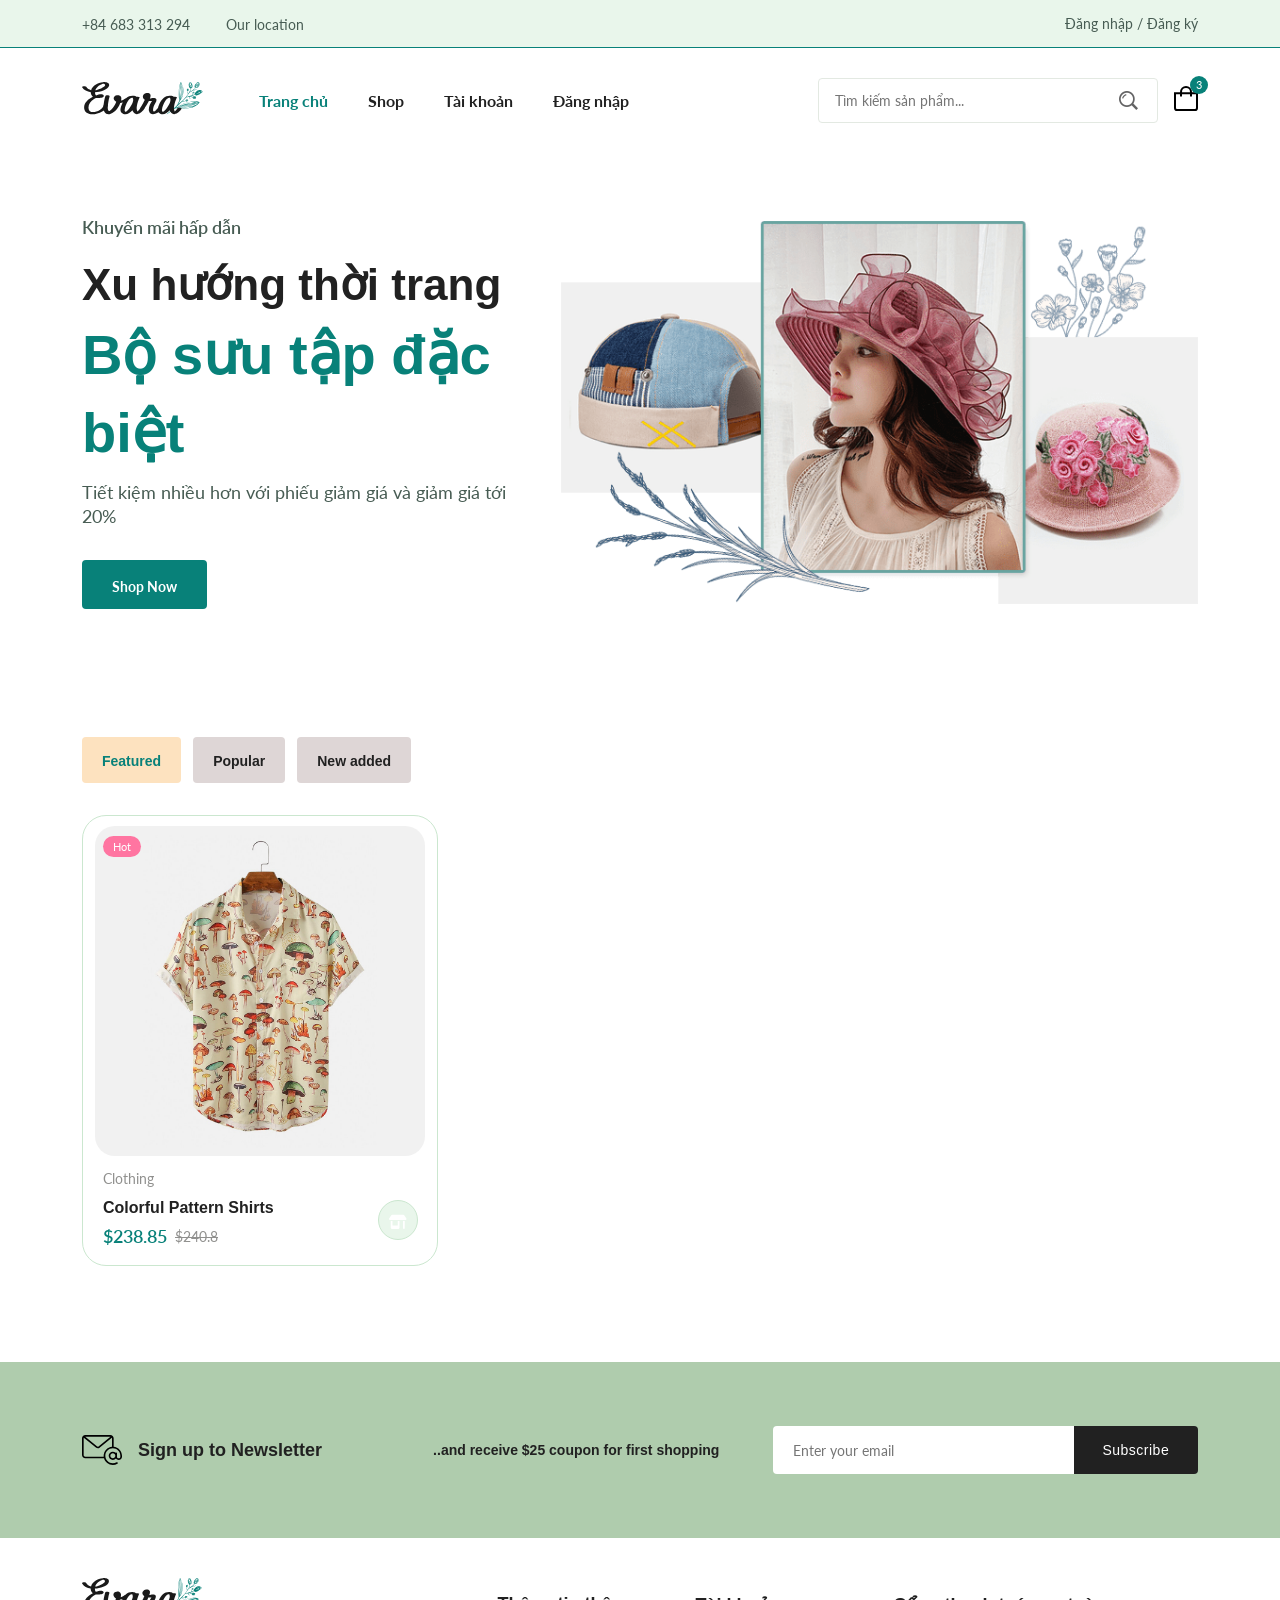
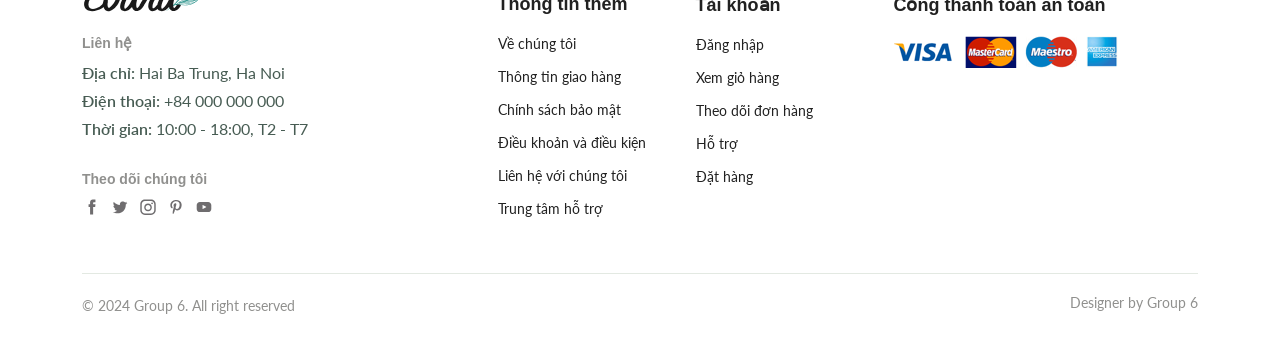
<file: html/index.html>
<!DOCTYPE html>
<html lang="en">

<head>
  <meta charset="UTF-8" />
  <meta name="viewport" content="width=device-width, initial-scale=1.0" />

  <link rel="stylesheet" href="https://cdnjs.cloudflare.com/ajax/libs/font-awesome/6.4.2/css/all.min.css"
    integrity="sha512-z3gLpd7yknf1YoNbCzqRKc4qyor8gaKU1qmn+CShxbuBusANI9QpRohGBreCFkKxLhei6S9CQXFEbbKuqLg0DA=="
    crossorigin="anonymous" referrerpolicy="no-referrer" />

  <link rel="stylesheet" href="../assets/css/styles.css" />

  <link rel="shortcut icon" href="../assets/img/logo.svg" type="image/x-icon">

  <title>Evara Website</title>
</head>

<body>
  <header class="header">
    <div class="header__top">
      <div class="header__container container">
        <div class="header__contact">
          <span>+84 683 313 294</span>
          <span>Our location</span>
        </div>
        <p class="header__alert-news">
        </p>
        <a href="login-register.html" class="header__top-action">
          Đăng nhập / Đăng ký
        </a>
      </div>
    </div>

    <nav class="nav container">
      <a href="index.html" class="nav__logo">
        <img src="../assets/img/logo.svg" alt="" class="nav__logo-img">
      </a>

      <div class="nav__menu" id="nav-menu">
        <div class="nav__menu-top">
          <!-- LOGO -->
          <a href="index.html" class="nav__menu-logo">
            <img src="../assets/img/logo.svg" alt="">
          </a>

          <div class="nav__close" id="nav-close">
            <i class="fa-solid fa-circle-xmark"></i>
          </div>
        </div>

        <!-- DANH MỤC -->
        <ul class="nav__list">
          <li class="nav__item">
            <a href="index.html" class="nav__link active-link">Trang chủ</a>
          </li>

          <li class="nav__item">
            <a href="shop.html" class="nav__link">Shop</a>
          </li>

          <li class="nav__item">
            <a href="accounts.html" class="nav__link">Tài khoản</a>
          </li>

          <li class="nav__item">
            <a href="login-register.html" class="nav__link">Đăng nhập</a>
          </li>
        </ul>
        
        <!-- THANH TÌM KIẾM -->
        <div class="header__search">
          <input type="text" class="form__input" placeholder="Tìm kiếm sản phẩm...">

          <button class="search__btn">
            <img src="../assets/img/search.png" alt="">
          </button>
        </div>
      </div>

      <div class="header__user--actions">
        <a href="cart.html" class="header__action-btn">
          <img src="../assets/img/icon-cart.svg" alt="">
          <span class="count">3</span>
        </a>

        <div class="header__action-btn nav__toggle" id="nav-toggle">
          <img src="../assets/img/menu-burger.svg" alt="">
        </div>
      </div>
    </nav>
  </header>
  <!-- END HEADER -->


  <main class="main">

    <!-- BANNER -->
    <section class="home section--lg">
      <div class="home__container container grid">
        <div class="home__content">
          <span class="home__subtitle">Khuyến mãi hấp dẫn</span>
          <h1 class="home__title">Xu hướng thời trang
            <span>Bộ sưu tập đặc biệt</span>
          </h1>
          <p class="home__description">Tiết kiệm nhiều hơn với phiếu giảm giá và giảm giá tới 20%</p>
          <a href="shop.html" class="btn">Shop Now</a>
        </div>

        <img src="../assets/img/home-img.png" alt="" class="home__img">
      </div>
    </section>

    <!-- FILTER -->
    <section class="products section container">
      <div class="tab__btns">
        <span class="tab__btn active-tab">Featured</span>
        <span class="tab__btn">Popular</span>
        <span class="tab__btn">New added</span>
      </div>
      
      <!-- DANH SÁCH SẢN PHẨM -->
      <div class=" tab__items">
          <div class="tab__item active-tab">
            <div class="products__container grid">
              <!-- SẢN PHẨM -->
              <div class="product__item">
                <div class="product__banner">
                  <a href="details.html" class="product__imgaes">
                    <!-- ẢNH CHÍNH -->
                    <img src="../assets/img/product-1-1.jpg" alt="" class="product__img defaule">
                  </a>

                  <!-- ICON HOVER -->
                  <!-- <div class="producut__actions">
                    <a href="#" class="action__btn" aria-lable="Quick View">
                      <i class="fa-regular fa-eye"></i>
                    </a>

                    <a href="#" class="action__btn" aria-lable="Add to Wishlist">
                      <i class="fa-solid fa-heart"></i>
                    </a>

                    <a href="#" class="action__btn" aria-lable="Compare">
                      <i class="fa-solid fa-shuffle"></i>
                    </a>
                  </div> -->

                  <!-- SALE/HOT -->
                  <div class="product__badge light-pink">Hot</div>
                </div>

                <div class="product_content">
                  <span class="product__category">Clothing</span>
                  <a href="details.html">
                    <h3 class="product__title">Colorful Pattern Shirts</h3>
                  </a>
                  
                  <div class="product__price flex">
                    <span class="new__price">$238.85</span>
                    <span class="old__price">$240.8</span>
                  </div>

                  <!-- THÊM VÀO GIỎ -->
                  <a href="#" class="action__btn cart__btn" aria-lable="Add To Cart">
                    <i class="fa-solid fa-shop"></i>
                  </a>
                </div>
              </div>
              
            </div>
          </div>
      </div>

    </section>

    <!-- NEWSLETTER -->
    <section class="newsletter section home__newsletter">
      <div class="newsletter__container container grid">
        <h3 class="newsletter__title flex">
          <img src="../assets/img/icon-email.svg" alt="" class="newsletter__icon">
          Sign up to Newsletter
        </h3>

        <p class="newsletter__description">
          ..and receive $25 coupon for first shopping
        </p>

        <form action="" class="newsletter__form">
          <input type="text" class="newsletter__input" placeholder="Enter your email">
          <button type="submit" class="newletter__btn">Subscribe</button>
        </form>
      </div>

    </section>
  </main>

  <!-- FOOTER -->
  <footer class="footer container">
    <div class="footer__container grid">
      <div class="footer__content">
        <a href="index.html" class="footer__logo">
          <img src="../assets/img/logo.svg" alt="" class="footer__logo-img">
        </a>
        <h4 class="footer__subtitle">Liên hệ</h4>

        <p class="footer__description">
          <span> Địa chỉ:</span>
          Hai Ba Trung, Ha Noi
        </p>

        <p class="footer__description">
          <span> Điện thoại:</span>
          +84 000 000 000
        </p>

        <p class="footer__description">
          <span>Thời gian:</span>
          10:00 - 18:00, T2 - T7
        </p>

        <div class="footer__social">
          <h4 class="footer__subtitle">Theo dõi chúng tôi</h4>

          <div class="footer__social-links flex">
            <a href="">
              <img src="../assets/img/icon-facebook.svg" alt="" class="footer__social-icon">
            </a>

            <a href="">
              <img src="../assets/img/icon-twitter.svg" alt="" class="footer__social-icon">
            </a>

            <a href="">
              <img src="../assets/img/icon-instagram.svg" alt="" class="footer__social-icon">
            </a>

            <a href="">
              <img src="../assets/img/icon-pinterest.svg" alt="" class="footer__social-icon">
            </a>

            <a href="">
              <img src="../assets/img/icon-youtube.svg" alt="" class="footer__social-icon">
            </a>

          </div>
        </div>
      </div>

      <div class="footer__content">
        <h3 class="footer__title">Thông tin thêm</h3>

        <ul class="footer__links">
          <li><a href="" class="footer__link">Về chúng tôi</a></li>
          <li><a href="" class="footer__link">Thông tin giao hàng</a></li>
          <li><a href="" class="footer__link">Chính sách bảo mật</a></li>
          <li><a href="" class="footer__link">Điều khoản và điều kiện</a></li>
          <li><a href="" class="footer__link">Liên hệ với chúng tôi</a></li>
          <li><a href="" class="footer__link">Trung tâm hỗ trợ</a></li>
        </ul>
      </div>

      <div class="footer__content">
        <h3 class="footer__title">Tài khoản</h3>

        <ul class="footer__links">
          <li><a href="" class="footer__link">Đăng nhập</a></li>
          <li><a href="" class="footer__link">Xem giỏ hàng</a></li>
          <li><a href="" class="footer__link">Theo dõi đơn hàng</a></li>
          <li><a href="" class="footer__link">Hỗ trợ</a></li>
          <li><a href="" class="footer__link">Đặt hàng</a></li>
        </ul>
      </div>

      <div class="footer__content">
        <h3 class="footer__title">Cổng thanh toán an toàn</h3>
        <img src="../assets/img/payment-method.png" alt="" class="payment__img">
      </div>

    </div>

    <div class="footer__bottom">
      <p class="copyright">&copy; 2024 Group 6. All right reserved</p>
      <span class="designer">Designer by Group 6</span>
    </div>

  </footer>

</body>

</html>
</file>
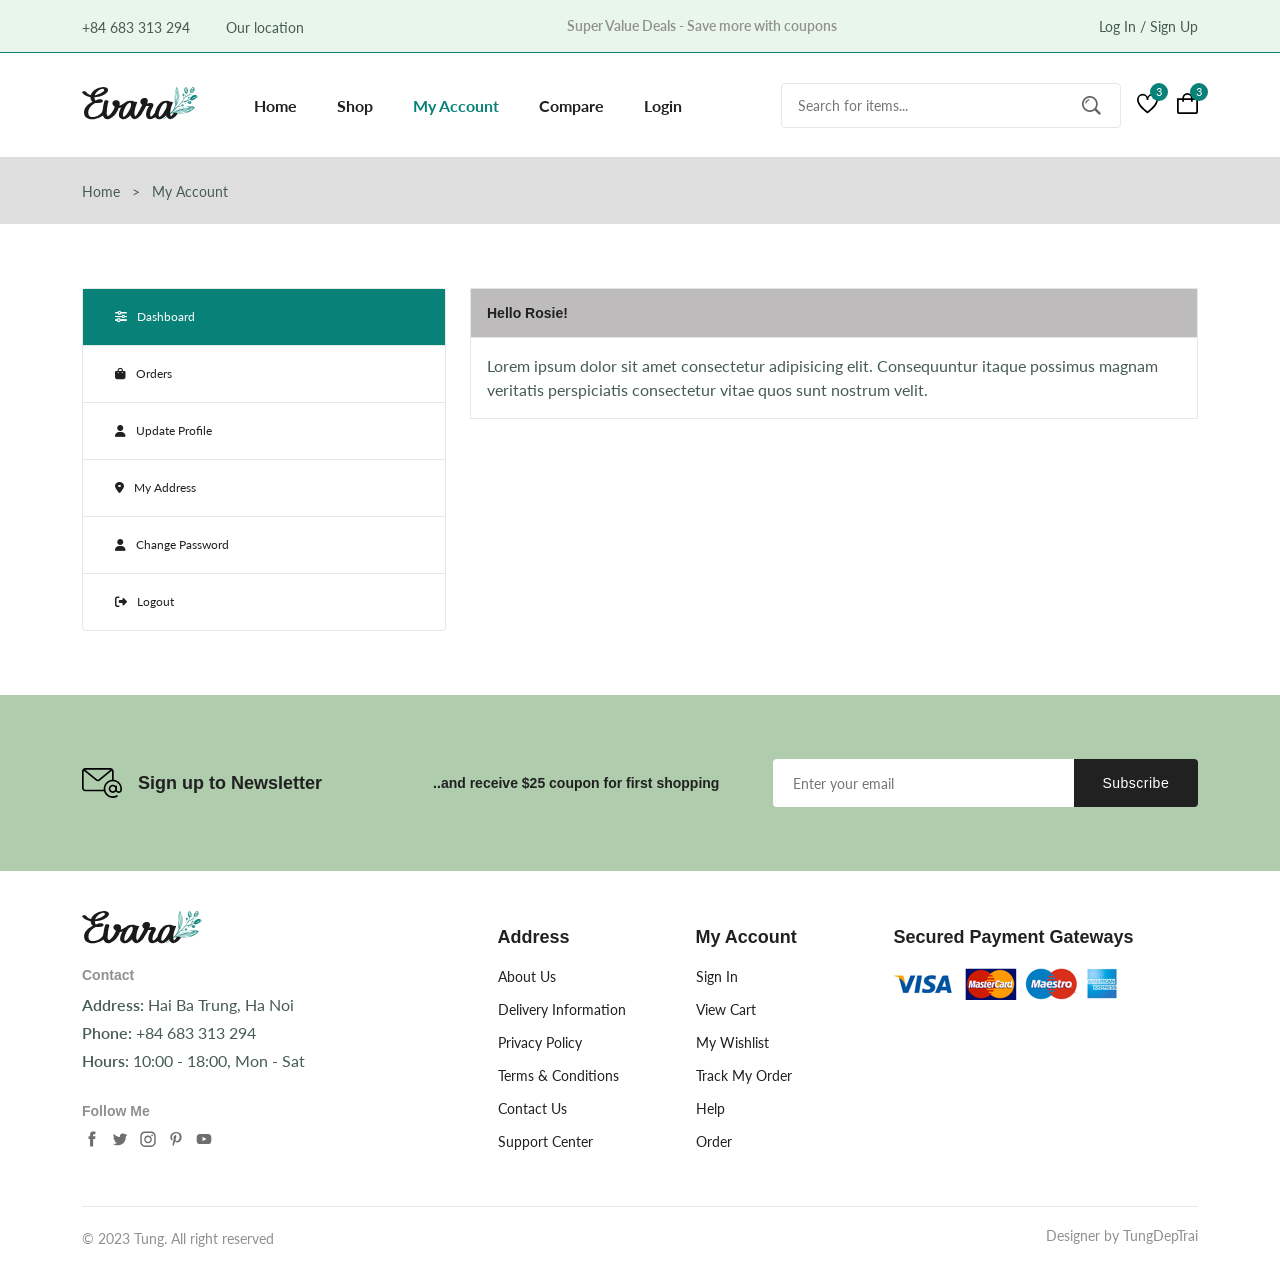
<file: html/accounts.html>
<!DOCTYPE html>
<html lang="en">

<head>
  <meta charset="UTF-8" />
  <meta name="viewport" content="width=device-width, initial-scale=1.0" />
  <link rel="stylesheet" href="https://cdnjs.cloudflare.com/ajax/libs/font-awesome/6.4.2/css/all.min.css"
    integrity="sha512-z3gLpd7yknf1YoNbCzqRKc4qyor8gaKU1qmn+CShxbuBusANI9QpRohGBreCFkKxLhei6S9CQXFEbbKuqLg0DA=="
    crossorigin="anonymous" referrerpolicy="no-referrer" />
  <link rel="stylesheet" href="../assets/css/styles.css" />
  <title>Evara Website</title>
</head>

<body>
  <header class="header">
    <div class="header__top">
      <div class="header__container container">
        <div class="header__contact">
          <span>+84 683 313 294</span>
          <span>Our location</span>
        </div>
        <p class="header__alert-news">
          Super Value Deals - Save more with coupons
        </p>
        <a href="login-register.html" class="header__top-action">
          Log In / Sign Up
        </a>
      </div>
    </div>

    <nav class="nav container">
      <a href="index.html" class="nav__logo">
        <img src="../assets/img/logo.svg" alt="" class="nav__logo-img">
      </a>

      <div class="nav__menu" id="nav-menu">
        <ul class="nav__list">
          <li class="nav__item">
            <a href="index.html" class="nav__link">Home</a>
          </li>

          <li class="nav__item">
            <a href="shop.html" class="nav__link">Shop</a>
          </li>

          <li class="nav__item">
            <a href="accounts.html" class="nav__link active-link">My Account</a>
          </li>

          <li class="nav__item">
            <a href="compare.html" class="nav__link">Compare</a>
          </li>

          <li class="nav__item">
            <a href="login-register.html" class="nav__link">Login</a>
          </li>
        </ul>

        <div class="header__search">
          <input type="text" class="form__input" placeholder="Search for items...">

          <button class="search__btn">
            <img src="../assets/img/search.png" alt="">
          </button>
        </div>
      </div>

      <div class="header__user--actions">
        <a href="wishlist.html" class="header__action-btn">
          <img src="../assets/img/icon-heart.svg" alt="">
          <span class="count">3</span>
        </a>

        <a href="cart.html" class="header__action-btn">
          <img src="../assets/img/icon-cart.svg" alt="">
          <span class="count">3</span>
        </a>
      </div>
    </nav>
  </header>


  <main class="main">
    <section class="breadcrumb">
      <ul class="breadcrumb__list flex container">
        <li><a href="index.html" class="breadcrumb__link">Home</a></li>
        <li><span class="breadcrumb__link">></span></li>
        <li><span class="breadcrumb__link">My Account</span></li>
      </ul>
    </section>

    <section class="accounts section--lg">
      <div class="accounts__container container grid">
        <div class="account__tabs">
          <p class="account__tab active-tab" data-target="#dashboard">
            <i class="fa-solid fa-sliders"></i> Dashboard
          </p>

          <p class="account__tab" data-target="#orders">
            <i class="fa-solid fa-bag-shopping"></i> Orders
          </p>

          <p class="account__tab" data-target="#update-profile">
            <i class="fa-solid fa-user"></i> Update Profile
          </p>

          <p class="account__tab" data-target="#address">
            <i class="fa-solid fa-location-dot"></i> My Address
          </p>

          <p class="account__tab" data-target="#change-password">
            <i class="fa-solid fa-user"></i> Change Password
          </p>

          <p class="account__tab">
            <i class="fa-solid fa-right-from-bracket"></i>Logout
          </p>
        </div>

        <div class="tabs__content">
          <div class="tab__content active-tab">
            <h3 class="tab__header">Hello Rosie!</h3>

            <div class="tab__body">
              <p class="tab__description">
                Lorem ipsum dolor sit amet consectetur adipisicing elit. Consequuntur itaque possimus magnam veritatis
                perspiciatis consectetur vitae quos sunt nostrum velit.
              </p>
            </div>
          </div>


          <div class="tab__content">
            <h3 class="tab__header">Your Order</h3>

            <div class="tab__body">
              <table class="placed__order-table">
                <tr>
                  <th>Orders</th>
                  <th>Date</th>
                  <th>Status</th>
                  <th>Total</th>
                  <th>Actions</th>
                </tr>

                <tr>
                  <td>#1357</td>
                  <td>03 - 09 - 2023</td>
                  <td>Processing</td>
                  <td>$125.00</td>
                  <td><a href="#" class="view__order">View</a></td>
                </tr>

                <tr>
                  <td>#1890</td>
                  <td>10 - 05 - 2023</td>
                  <td>Completed</td>
                  <td>$1305.00</td>
                  <td><a href="#" class="view__order">View</a></td>
                </tr>

                <tr>
                  <td>#2366</td>
                  <td>20 - 11 - 2023</td>
                  <td>Processing</td>
                  <td>$280.00</td>
                  <td><a href="#" class="view__order">View</a></td>
                </tr>
              </table>
            </div>
          </div>

          <div class="tab__content">
            <h3 class="tab__header">Update Profile</h3>

            <div class="tab__body">
              <form action="" class="form grid">
                <input type="text" placeholder="Username" class="form__input">

                <div class="form__btn">
                  <button class="btn btn--md">Save</button>
                </div>
              </form>
            </div>
          </div>

          <div class="tab__content">
            <h3 class="tab__header">Shipping Address</h3>

            <div class="tab__body">
              <address class="address">
                3522 Intersate <br> 75 Business Spur, <br> Sault Ste. <br>
                Marie, MI 49783 New York
              </address>
              <p class="city">New York</p>
              <a href="" class="edit">Edit</a>
            </div>
          </div>


          <div class="tab__content">
            <h3 class="tab__header">Change Password</h3>

            <div class="tab__body">
              <form action="" class="form grid">
                <input type="password" placeholder="Current Password" class="form__input">

                <input type="password" placeholder="New Password" class="form__input">

                <input type="password" placeholder="Confirm Password" class="form__input">

                <div class="form__btn">
                  <button class="btn btn--md">Save</button>
                </div>
              </form>
            </div>
          </div>

        </div>
      </div>
    </section>

    <!-- NEWSLETTER -->
    <section class="newsletter section">
      <div class="newsletter__container container grid">
        <h3 class="newsletter__title flex">
          <img src="../assets/img/icon-email.svg" alt="" class="newsletter__icon">
          Sign up to Newsletter
        </h3>

        <p class="newsletter__description">
          ..and receive $25 coupon for first shopping
        </p>

        <form action="" class="newsletter__form">
          <input type="text" class="newsletter__input" placeholder="Enter your email">
          <button type="submit" class="newletter__btn">Subscribe</button>
        </form>
      </div>

    </section>
  </main>
  <!-- FOOTER -->
  <footer class="footer container">
    <div class="footer__container grid">
      <div class="footer__content">
        <a href="index.html" class="footer__logo">
          <img src="../assets/img/logo.svg" alt="" class="footer__logo-img">
        </a>
        <h4 class="footer__subtitle">Contact</h4>

        <p class="footer__description">
          <span> Address:</span>
          Hai Ba Trung, Ha Noi
        </p>

        <p class="footer__description">
          <span> Phone:</span>
          +84 683 313 294
        </p>

        <p class="footer__description">
          <span>Hours:</span>
          10:00 - 18:00, Mon - Sat
        </p>

        <div class="footer__social">
          <h4 class="footer__subtitle">Follow Me</h4>

          <div class="footer__social-links flex">
            <a href="">
              <img src="../assets/img/icon-facebook.svg" alt="" class="footer__social-icon">
            </a>

            <a href="">
              <img src="../assets/img/icon-twitter.svg" alt="" class="footer__social-icon">
            </a>

            <a href="">
              <img src="../assets/img/icon-instagram.svg" alt="" class="footer__social-icon">
            </a>

            <a href="">
              <img src="../assets/img/icon-pinterest.svg" alt="" class="footer__social-icon">
            </a>

            <a href="">
              <img src="../assets/img/icon-youtube.svg" alt="" class="footer__social-icon">
            </a>

          </div>
        </div>
      </div>

      <div class="footer__content">
        <h3 class="footer__title">Address</h3>

        <ul class="footer__links">
          <li><a href="" class="footer__link">About Us</a></li>
          <li><a href="" class="footer__link">Delivery Information</a></li>
          <li><a href="" class="footer__link">Privacy Policy</a></li>
          <li><a href="" class="footer__link">Terms & Conditions</a></li>
          <li><a href="" class="footer__link">Contact Us</a></li>
          <li><a href="" class="footer__link">Support Center</a></li>
        </ul>
      </div>

      <div class="footer__content">
        <h3 class="footer__title">My Account</h3>

        <ul class="footer__links">
          <li><a href="" class="footer__link">Sign In</a></li>
          <li><a href="" class="footer__link">View Cart</a></li>
          <li><a href="" class="footer__link">My Wishlist</a></li>
          <li><a href="" class="footer__link">Track My Order</a></li>
          <li><a href="" class="footer__link">Help</a></li>
          <li><a href="" class="footer__link">Order</a></li>
        </ul>
      </div>

      <div class="footer__content">
        <h3 class="footer__title">Secured Payment Gateways</h3>
        <img src="../assets/img/payment-method.png" alt="" class="payment__img">
      </div>

    </div>

    <div class="footer__bottom">
      <p class="copyright">&copy; 2023 Tung. All right reserved</p>
      <span class="designer">Designer by TungDepTrai</span>
    </div>

  </footer>

</body>

</html>
</file>
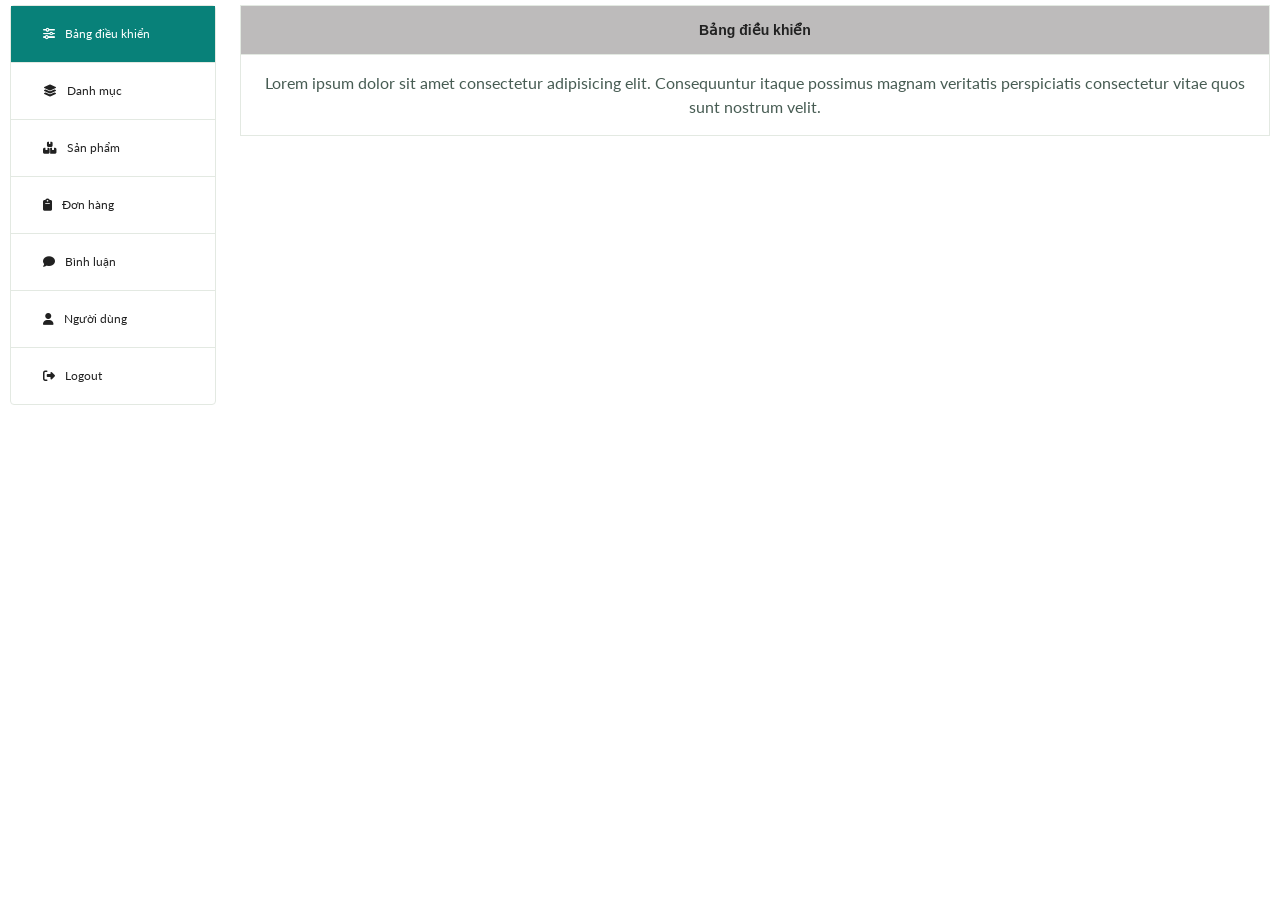
<file: html/admin.html>
<!DOCTYPE html>
<html lang="en">

<head>
  <meta charset="UTF-8" />
  <meta name="viewport" content="width=device-width, initial-scale=1.0" />
  <link rel="stylesheet" href="https://cdnjs.cloudflare.com/ajax/libs/font-awesome/6.4.2/css/all.min.css"
    integrity="sha512-z3gLpd7yknf1YoNbCzqRKc4qyor8gaKU1qmn+CShxbuBusANI9QpRohGBreCFkKxLhei6S9CQXFEbbKuqLg0DA=="
    crossorigin="anonymous" referrerpolicy="no-referrer" />
  <link rel="stylesheet" href="../assets/css/styles.css" />
  <title>Evara Website</title>
</head>

<body>

  <main class="main">
    <section class="accounts">
      <div class="accounts__container_2 container_2 grid">
        <div class="account__tabs">
          <p class="account__tab admlist active-tab">
            <i class="fa-solid fa-sliders"></i><a href="#">Bảng điều khiển</a> 
          </p>

          <p class="account__tab admlist">
            <i class="fa-solid fa-layer-group"></i><a href="../html/adminDanhMuc.html">Danh mục</a>
          </p>

          <p class="account__tab admlist">
            <i class="fa-solid fa-boxes-stacked"></i><a href="">Sản phẩm</a>
          </p>

          <p class="account__tab admlist">
            <i class="fa-solid fa-clipboard"></i><a href="#">Đơn hàng</a>
          </p>

          <p class="account__tab admlist">
            <i class="fa-solid fa-comment"></i><a href="../html/adminBinhLuan.html">Bình luận</a>
          </p>

          <p class="account__tab admlist">
            <i class="fa-solid fa-user"></i><a href="#">Người dùng</a>
          </p>

          <p class="account__tab admlist">
            <i class="fa-solid fa-right-from-bracket"></i><a href="#">Logout</a>
          </p>
        </div>

        <div class="tabs__content">
          <div class="tab__content active-tab">
            <h3 class="tab__header">Bảng điều khiển</h3>

            <div class="tab__body">
              <p class="tab__description">
                Lorem ipsum dolor sit amet consectetur adipisicing elit. Consequuntur itaque possimus magnam veritatis
                perspiciatis consectetur vitae quos sunt nostrum velit.
              </p>
            </div>
          </div>


          <div class="tab__content">
            <h3 class="tab__header">Your Order</h3>

            <div class="tab__body">
              <table class="placed__order-table">
                <tr>
                  <th>Orders</th>
                  <th>Date</th>
                  <th>Status</th>
                  <th>Total</th>
                  <th>Actions</th>
                </tr>

                <tr>
                  <td>#1357</td>
                  <td>03 - 09 - 2023</td>
                  <td>Processing</td>
                  <td>$125.00</td>
                  <td><a href="#" class="view__order">View</a></td>
                </tr>

                <tr>
                  <td>#1890</td>
                  <td>10 - 05 - 2023</td>
                  <td>Completed</td>
                  <td>$1305.00</td>
                  <td><a href="#" class="view__order">View</a></td>
                </tr>

                <tr>
                  <td>#2366</td>
                  <td>20 - 11 - 2023</td>
                  <td>Processing</td>
                  <td>$280.00</td>
                  <td><a href="#" class="view__order">View</a></td>
                </tr>
              </table>
            </div>
          </div>

          <div class="tab__content">
            <h3 class="tab__header">Update Profile</h3>

            <div class="tab__body">
              <form action="" class="form grid">
                <input type="text" placeholder="Username" class="form__input">

                <div class="form__btn">
                  <button class="btn btn--md">Save</button>
                </div>
              </form>
            </div>
          </div>

          <div class="tab__content">
            <h3 class="tab__header">Shipping Address</h3>

            <div class="tab__body">
              <address class="address">
                3522 Intersate <br> 75 Business Spur, <br> Sault Ste. <br>
                Marie, MI 49783 New York
              </address>
              <p class="city">New York</p>
              <a href="" class="edit">Edit</a>
            </div>
          </div>


          <div class="tab__content">
            <h3 class="tab__header">Change Password</h3>

            <div class="tab__body">
              <form action="" class="form grid">
                <input type="password" placeholder="Current Password" class="form__input">

                <input type="password" placeholder="New Password" class="form__input">

                <input type="password" placeholder="Confirm Password" class="form__input">

                <div class="form__btn">
                  <button class="btn btn--md">Save</button>
                </div>
              </form>
            </div>
          </div>

        </div>
      </div>
    </section>
  </main>
  <script src="../assets/js/main.js"></script>
</body>

</html>
</file>
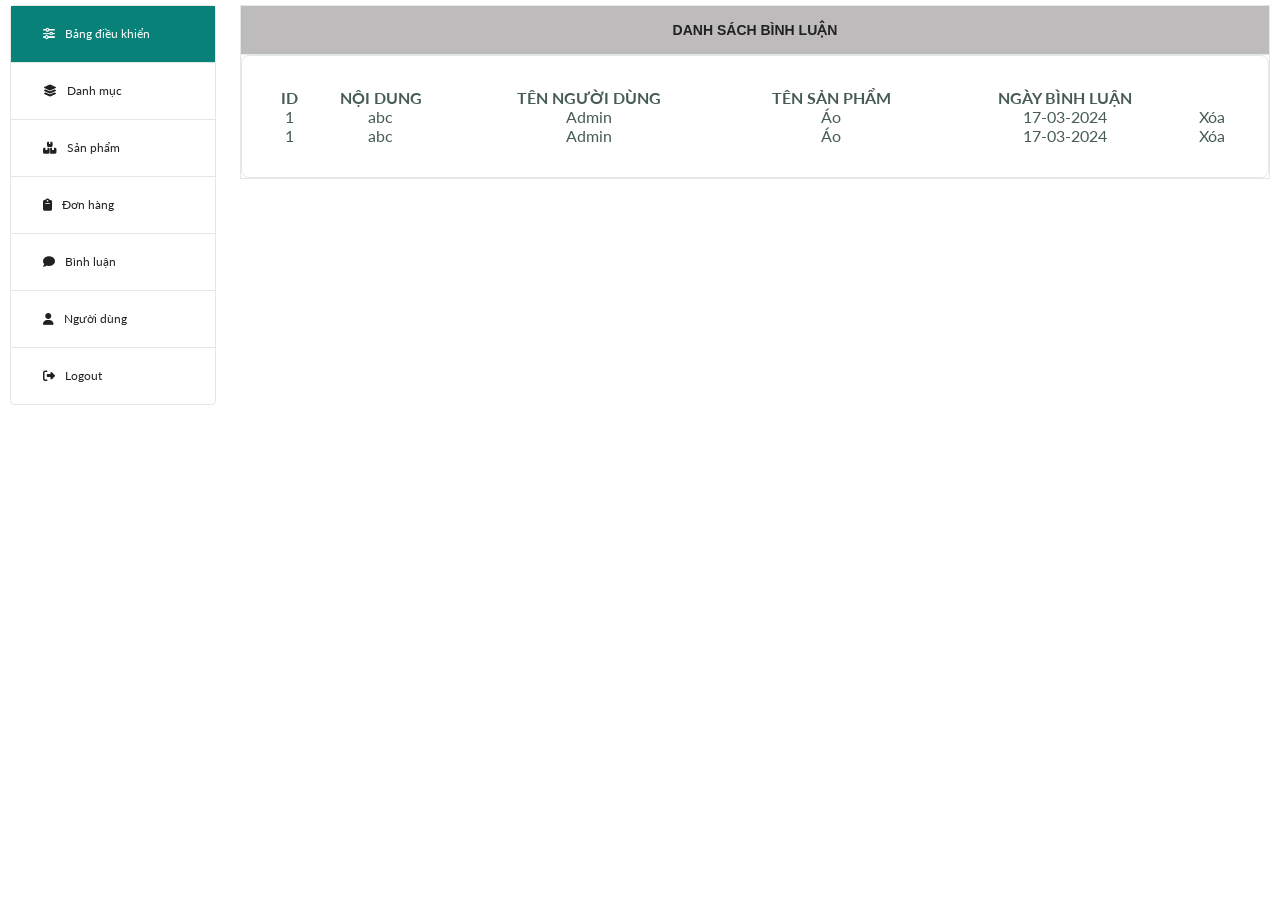
<file: html/adminBinhLuan.html>
<!DOCTYPE html>
<html lang="en">

<head>
  <meta charset="UTF-8" />
  <meta name="viewport" content="width=device-width, initial-scale=1.0" />
  <link rel="stylesheet" href="https://cdnjs.cloudflare.com/ajax/libs/font-awesome/6.4.2/css/all.min.css"
    integrity="sha512-z3gLpd7yknf1YoNbCzqRKc4qyor8gaKU1qmn+CShxbuBusANI9QpRohGBreCFkKxLhei6S9CQXFEbbKuqLg0DA=="
    crossorigin="anonymous" referrerpolicy="no-referrer" />
  <link rel="stylesheet" href="../assets/css/styles.css" />
  <title>Evara Website</title>
</head>

<body>

  <main class="main">
    <section class="accounts">
      <div class="accounts__container_2 container_2 grid">
        <div class="account__tabs">
          <p class="account__tab admlist active-tab">
            <i class="fa-solid fa-sliders"></i><a href="#">Bảng điều khiển</a> 
          </p>

          <p class="account__tab admlist">
            <i class="fa-solid fa-layer-group"></i><a href="../html/adminDanhMuc.html">Danh mục</a>
          </p>

          <p class="account__tab admlist">
            <i class="fa-solid fa-boxes-stacked"></i><a href="#">Sản phẩm</a>
          </p>

          <p class="account__tab admlist">
            <i class="fa-solid fa-clipboard"></i><a href="#">Đơn hàng</a>
          </p>

          <p class="account__tab admlist">
            <i class="fa-solid fa-comment"></i><a href="../html/adminBinhLuan.html">Bình luận</a>
          </p>

          <p class="account__tab admlist">
            <i class="fa-solid fa-user"></i><a href="#">Người dùng</a>
          </p>

          <p class="account__tab admlist">
            <i class="fa-solid fa-right-from-bracket"></i><a href="#">Logout</a>
          </p>
        </div>

        <div class="tabs__content">
          <div class="tab__content active-tab">
            <h3 class="tab__header">DANH SÁCH BÌNH LUẬN</h3>

            <div class="register">
                <table>
                    <tr>
                        <th>ID</th>
                        <th>NỘI DUNG</th>
                        <th>TÊN NGƯỜI DÙNG</th>
                        <th>TÊN SẢN PHẨM</th>
                        <th>NGÀY BÌNH LUẬN</th>
                        <th></th>
                    </tr>
                    <tr>
                        <td>1</td>
                        <td>abc</td>
                        <td>Admin</td>
                        <td>Áo</td>
                        <td>17-03-2024</td>
                        <td class="btn1">Xóa</td>
                    </tr>
                    <tr>
                        <td>1</td>
                        <td>abc</td>
                        <td>Admin</td>
                        <td>Áo</td>
                        <td>17-03-2024</td>
                        <td class="btn1">Xóa</td>
                    </tr>
                </table>
            </div>
          </div>
        </div>
        
      </div>
    </section>
  </main>
  <script src="../assets/js/main.js"></script>
</body>

</html>
</file>
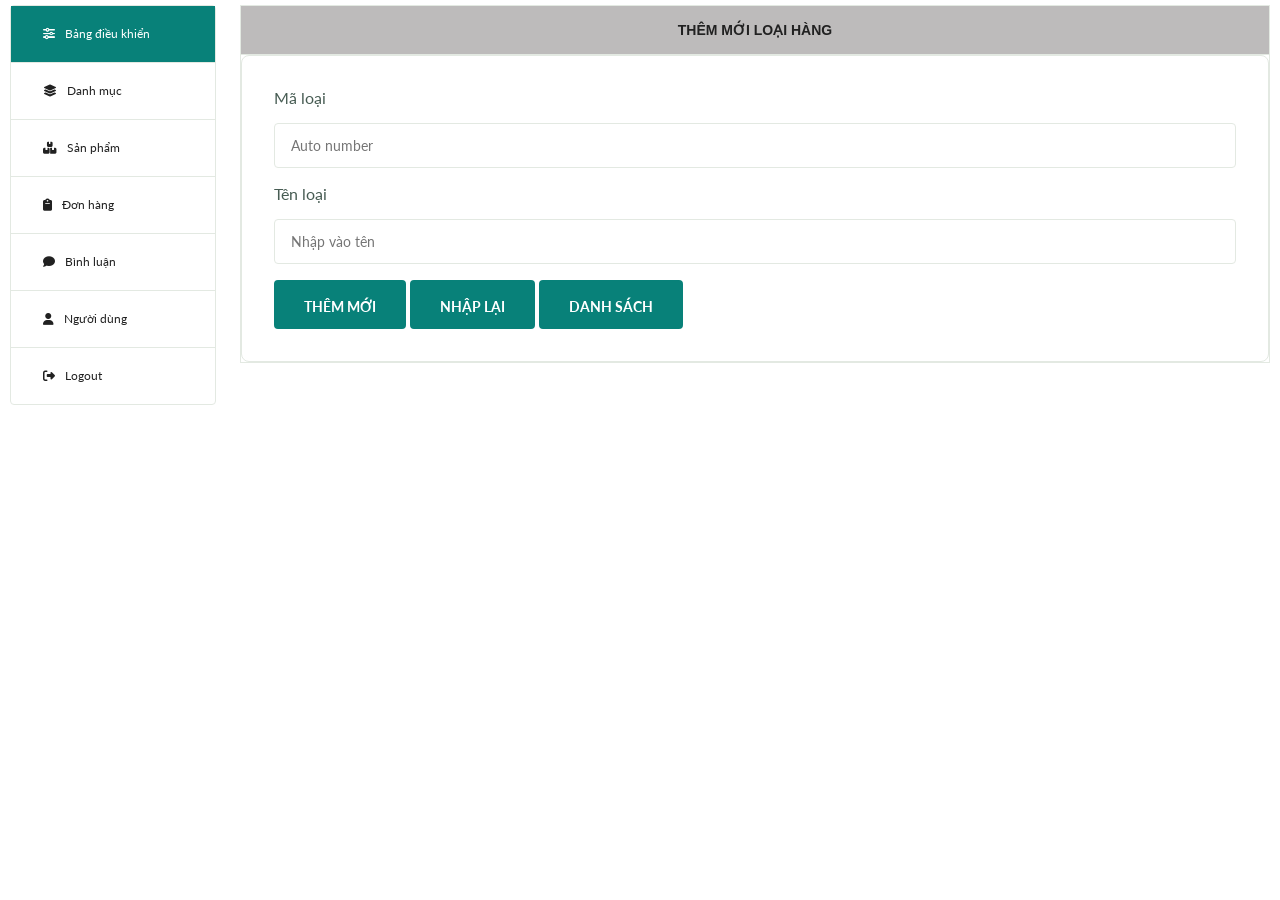
<file: html/adminDanhMuc.html>
<!DOCTYPE html>
<html lang="en">

<head>
  <meta charset="UTF-8" />
  <meta name="viewport" content="width=device-width, initial-scale=1.0" />
  <link rel="stylesheet" href="https://cdnjs.cloudflare.com/ajax/libs/font-awesome/6.4.2/css/all.min.css"
    integrity="sha512-z3gLpd7yknf1YoNbCzqRKc4qyor8gaKU1qmn+CShxbuBusANI9QpRohGBreCFkKxLhei6S9CQXFEbbKuqLg0DA=="
    crossorigin="anonymous" referrerpolicy="no-referrer" />
  <link rel="stylesheet" href="../assets/css/styles.css" />
  <title>Evara Website</title>
</head>

<body>

  <main class="main">
    <section class="accounts">
      <div class="accounts__container_2 container_2 grid">
        <div class="account__tabs">
          <p class="account__tab admlist active-tab">
            <i class="fa-solid fa-sliders"></i><a href="admin.html">Bảng điều khiển</a> 
          </p>

          <p class="account__tab admlist">
            <i class="fa-solid fa-layer-group"></i><a href="adminDanhMuc.html">Danh mục</a>
          </p>

          <p class="account__tab admlist">
            <i class="fa-solid fa-boxes-stacked"></i><a href="#">Sản phẩm</a>
          </p>

          <p class="account__tab admlist">
            <i class="fa-solid fa-clipboard"></i><a href="#">Đơn hàng</a>
          </p>

          <p class="account__tab admlist">
            <i class="fa-solid fa-comment"></i><a href="adminBinhLuan.html">Bình luận</a>
          </p>

          <p class="account__tab admlist">
            <i class="fa-solid fa-user"></i><a href="#">Người dùng</a>
          </p>

          <p class="account__tab admlist">
            <i class="fa-solid fa-right-from-bracket"></i><a href="#">Logout</a>
          </p>
        </div>

        <div class="tabs__content">
          <div class="tab__content active-tab">
            <h3 class="tab__header">THÊM MỚI LOẠI HÀNG</h3>

            <div class="register">
                <form action="" class="form grid" method="post">
                    Mã loại <br>
                    <input type="text" placeholder="Auto number" class="form__input">
                    Tên loại <br>
                    <input type="text" placeholder="Nhập vào tên" class="form__input">
                    <div class="form__btn">
                        <input class="btn" type="submit" name="themmoi" value="THÊM MỚI">
                        <input class="btn" type="reset" value="NHẬP LẠI">
                        <a href="#"><input class="btn" type="button" value="DANH SÁCH"></a>
                    </div>
                </form>
            </div>
          </div>


        </div>


       
      </div>
    </section>
  </main>
    <script src="../assets/js/main.js"></script>
</body>

</html>
</file>
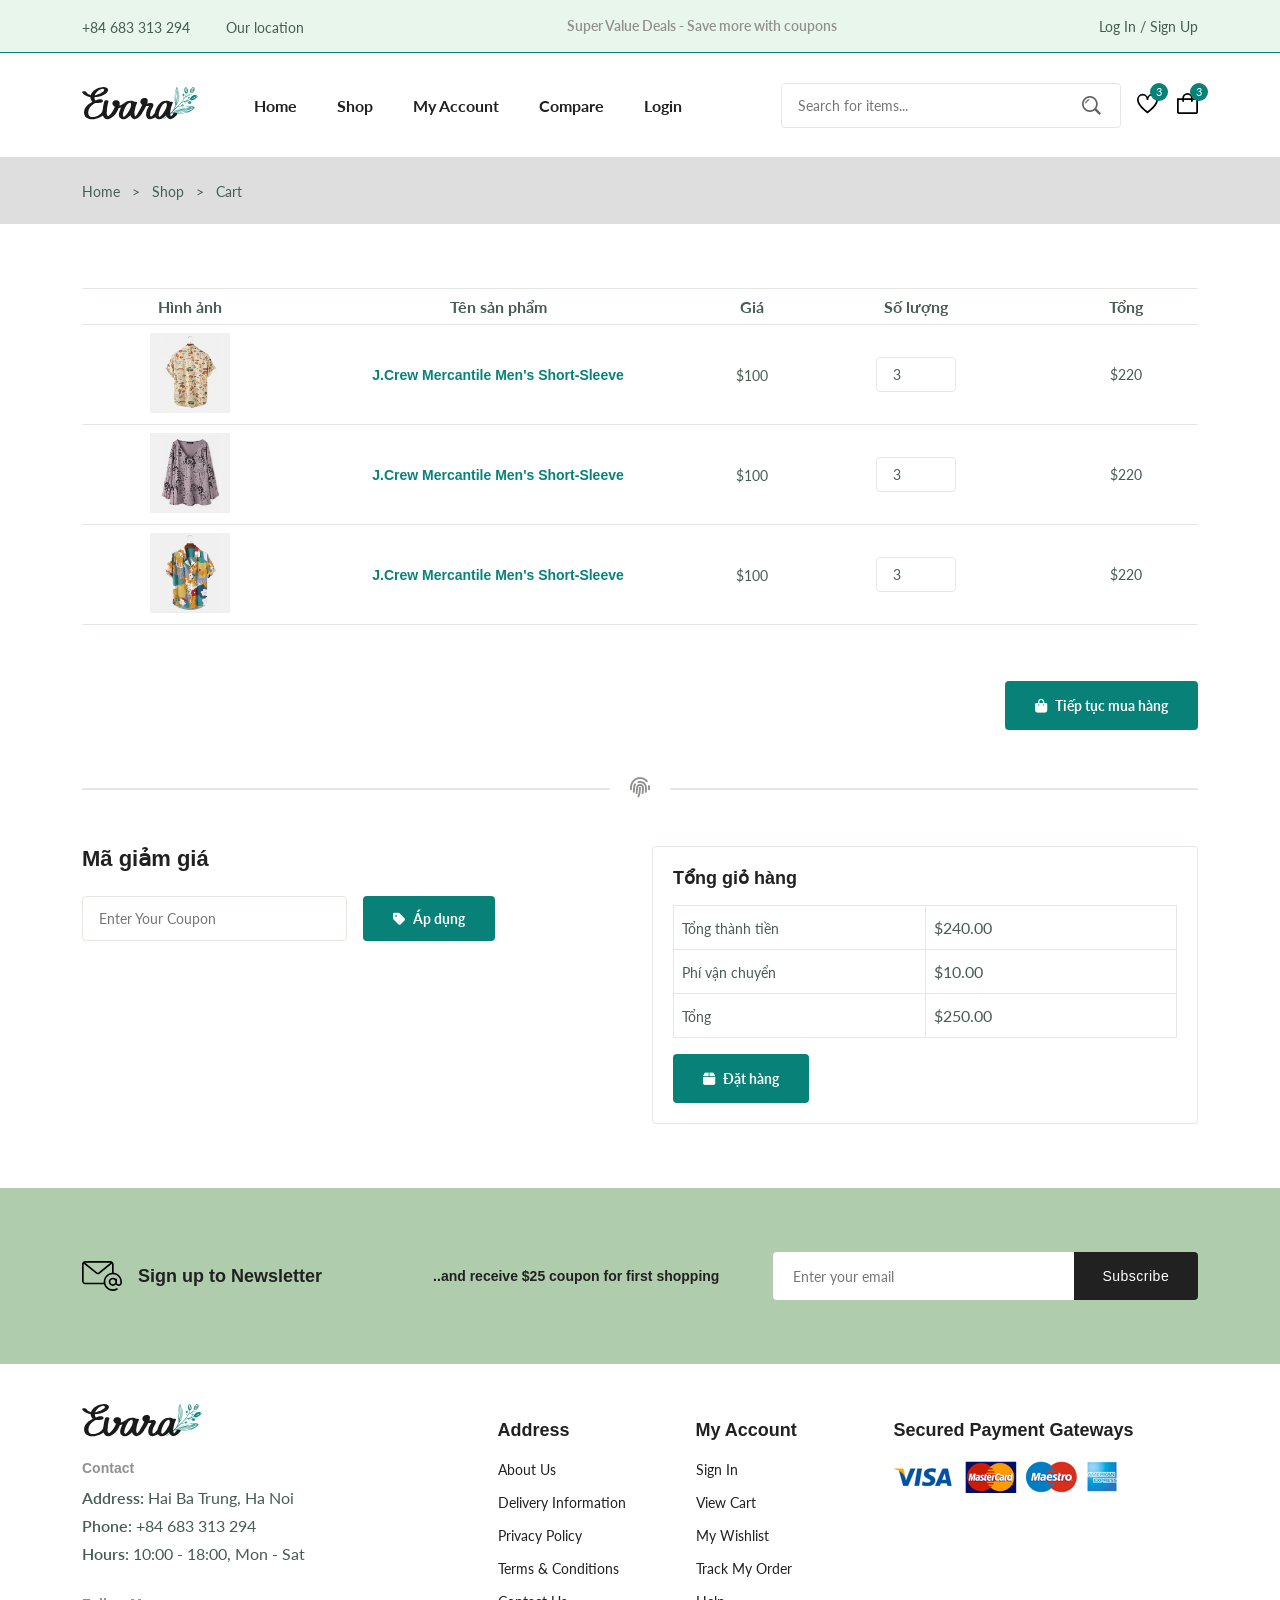
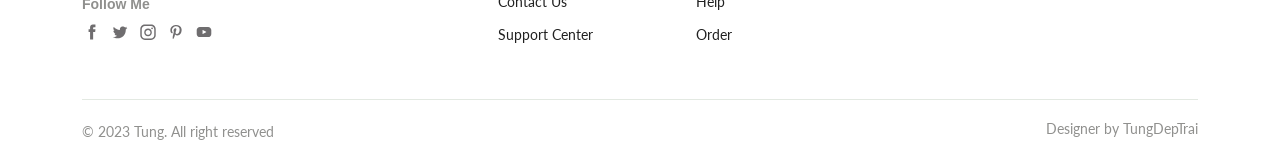
<file: html/cart.html>
<!DOCTYPE html>
<html lang="en">

<head>
  <meta charset="UTF-8" />
  <meta name="viewport" content="width=device-width, initial-scale=1.0" />
  <link rel="stylesheet" href="https://cdnjs.cloudflare.com/ajax/libs/font-awesome/6.4.2/css/all.min.css"
    integrity="sha512-z3gLpd7yknf1YoNbCzqRKc4qyor8gaKU1qmn+CShxbuBusANI9QpRohGBreCFkKxLhei6S9CQXFEbbKuqLg0DA=="
    crossorigin="anonymous" referrerpolicy="no-referrer" />
  <link rel="stylesheet" href="../assets/css/styles.css" />
  <title>Evara Website</title>
</head>

<body>

  <header class="header">
    <div class="header__top">
      <div class="header__container container">
        <div class="header__contact">
          <span>+84 683 313 294</span>
          <span>Our location</span>
        </div>
        <p class="header__alert-news">
          Super Value Deals - Save more with coupons
        </p>
        <a href="login-register.html" class="header__top-action">
          Log In / Sign Up
        </a>
      </div>
    </div>

    <nav class="nav container">
      <a href="index.html" class="nav__logo">
        <img src="../assets/img/logo.svg" alt="" class="nav__logo-img">
      </a>

      <div class="nav__menu" id="nav-menu">
        <ul class="nav__list">
          <li class="nav__item">
            <a href="index.html" class="nav__link">Home</a>
          </li>

          <li class="nav__item">
            <a href="shop.html" class="nav__link">Shop</a>
          </li>

          <li class="nav__item">
            <a href="accounts.html" class="nav__link">My Account</a>
          </li>

          <li class="nav__item">
            <a href="compare.html" class="nav__link">Compare</a>
          </li>

          <li class="nav__item">
            <a href="login-register.html" class="nav__link">Login</a>
          </li>
        </ul>

        <div class="header__search">
          <input type="text" class="form__input" placeholder="Search for items...">

          <button class="search__btn">
            <img src="../assets/img/search.png" alt="">
          </button>
        </div>
      </div>

      <div class="header__user--actions">
        <a href="wishlist.html" class="header__action-btn">
          <img src="../assets/img/icon-heart.svg" alt="">
          <span class="count">3</span>
        </a>

        <a href="cart.html" class="header__action-btn">
          <img src="../assets/img/icon-cart.svg" alt="">
          <span class="count">3</span>
        </a>
      </div>
    </nav>
  </header>


  <main class="main">

    <section class="breadcrumb">
      <ul class="breadcrumb__list flex container">
        <li><a href="index.html" class="breadcrumb__link">Home</a></li>
        <li><span class="breadcrumb__link">></span></li>
        <li><span class="breadcrumb__link">Shop</span></li>
        <li><span class="breadcrumb__link">></span></li>
        <li><span class="breadcrumb__link">Cart</span></li>
      </ul>
    </section>


    <section class="cart section--lg container">
      <div class="table__container">
        <table class="table">
          <tr>
            <th>Hình ảnh</th>
            <th>Tên sản phẩm</th>
            <th>Giá</th>
            <th>Số lượng</th>
            <th>Tổng</th>
            <th>Xóa</th>
          </tr>

          <tr>
            <td>
              <img src="../assets/img/product-1-2.jpg" alt="" class="table__img">
            </td>

            <td>
              <h3 class="table__title">J.Crew Mercantile Men's Short-Sleeve</h3>
            </td>

            <td><span class="table__price">$100</span></td>

            <td><input type="number" value="3" class="quantity"></td>

            <td>
              <span>
                <div class="table__subtotal">$220</div>
              </span>
            </td>

            <td><i class="fa-solid fa-trash-can"></i></td>
          </tr>

          <tr>
            <td>
              <img src="../assets/img/product-7-1.jpg" alt="" class="table__img">
            </td>

            <td>
              <h3 class="table__title">J.Crew Mercantile Men's Short-Sleeve</h3>
            </td>

            <td><span class="table__price">$100</span></td>

            <td><input type="number" value="3" class="quantity"></td>

            <td>
              <span>
                <div class="table__subtotal">$220</div>
              </span>
            </td>

            <td><i class="fa-solid fa-trash-can"></i></td>
          </tr>

          <tr>
            <td>
              <img src="../assets/img/product-2-1.jpg" alt="" class="table__img">
            </td>

            <td>
              <h3 class="table__title">J.Crew Mercantile Men's Short-Sleeve</h3>
            </td>

            <td><span class="table__price">$100</span></td>

            <td><input type="number" value="3" class="quantity"></td>

            <td>
              <span>
                <div class="table__subtotal">$220</div>
              </span>
            </td>

            <td><i class="fa-solid fa-trash-can"></i></td>
          </tr>
        </table>
      </div>

      <div class="cart__actions">

        <a href="" class="btn flex btn--md">
          <i class="fa-solid fa-bag-shopping"></i> Tiếp tục mua hàng
        </a>
      </div>

      <div class="divider">
        <i class="fa-solid fa-fingerprint"></i>
      </div>

      <div class="cart__group grid">
        <div>
          <!-- <div class="cart__shipping">
            <h3 class="section__title">Calculate Shipping</h3>

            <form action="" class="form grid">
              <input type="text" class="form__input" placeholder="Sate / Conntry">

              <div class="form__group grid">
                <input type="text" class="form__input" placeholder="City">
                <input type="text" class="form__input" placeholder="PostCode / Zip">
              </div>

              <div class="form__btn">
                <button class="btn flex btn--sm">
                  <i class="fa-solid fa-shuffle"></i>
                </button>
              </div>

            </form>
          </div> -->

          <div class="cart__coupon">
            <h3 class="section__title">Mã giảm giá</h3>

            <form action="" class="coupon__form form grid">
              <div class="form__group grid">
                <input type="text" class="form__input" placeholder="Enter Your Coupon">
                <div class="form__btn">
                  <button class="btn flex btn--sm">
                    <i class="fa-solid fa-tag"></i> Áp dụng
                  </button>
                </div>
              </div>
            </form>
          </div>
        </div>

        <div class="cart__total">
          <h3 class="section__title">Tổng giỏ hàng</h3>

          <table class="cart__total-table">
            <tr>
              <td><span class="card__total-title">Tổng thành tiền</span></td>
              <td><span class="card__total-price">$240.00</span></td>
            </tr>

            <tr>
              <td><span class="card__total-title">Phí vận chuyển</span></td>
              <td><span class="card__total-price">$10.00</span></td>
            </tr>

            <tr>
              <td><span class="card__total-title">Tổng</span></td>
              <td><span class="card__total-price">$250.00</span></td>
            </tr>
          </table>

          <a href="checkout.html" class="btn flex btn--md">
            <i class="fa-solid fa-box"></i> Đặt hàng
          </a>
        </div>
      </div>
    </section>


    <section class="newsletter section">
      <div class="newsletter__container container grid">
        <h3 class="newsletter__title flex">
          <img src="../assets/img/icon-email.svg" alt="" class="newsletter__icon">
          Sign up to Newsletter
        </h3>

        <p class="newsletter__description">
          ..and receive $25 coupon for first shopping
        </p>

        <form action="" class="newsletter__form">
          <input type="text" class="newsletter__input" placeholder="Enter your email">
          <button type="submit" class="newletter__btn">Subscribe</button>
        </form>
      </div>

    </section>
  </main>


  <footer class="footer container">
    <div class="footer__container grid">
      <div class="footer__content">
        <a href="index.html" class="footer__logo">
          <img src="../assets/img/logo.svg" alt="" class="footer__logo-img">
        </a>
        <h4 class="footer__subtitle">Contact</h4>

        <p class="footer__description">
          <span> Address:</span>
          Hai Ba Trung, Ha Noi
        </p>

        <p class="footer__description">
          <span> Phone:</span>
          +84 683 313 294
        </p>

        <p class="footer__description">
          <span>Hours:</span>
          10:00 - 18:00, Mon - Sat
        </p>

        <div class="footer__social">
          <h4 class="footer__subtitle">Follow Me</h4>

          <div class="footer__social-links flex">
            <a href="">
              <img src="../assets/img/icon-facebook.svg" alt="" class="footer__social-icon">
            </a>

            <a href="">
              <img src="../assets/img/icon-twitter.svg" alt="" class="footer__social-icon">
            </a>

            <a href="">
              <img src="../assets/img/icon-instagram.svg" alt="" class="footer__social-icon">
            </a>

            <a href="">
              <img src="../assets/img/icon-pinterest.svg" alt="" class="footer__social-icon">
            </a>

            <a href="">
              <img src="../assets/img/icon-youtube.svg" alt="" class="footer__social-icon">
            </a>

          </div>
        </div>
      </div>

      <div class="footer__content">
        <h3 class="footer__title">Address</h3>

        <ul class="footer__links">
          <li><a href="" class="footer__link">About Us</a></li>
          <li><a href="" class="footer__link">Delivery Information</a></li>
          <li><a href="" class="footer__link">Privacy Policy</a></li>
          <li><a href="" class="footer__link">Terms & Conditions</a></li>
          <li><a href="" class="footer__link">Contact Us</a></li>
          <li><a href="" class="footer__link">Support Center</a></li>
        </ul>
      </div>

      <div class="footer__content">
        <h3 class="footer__title">My Account</h3>

        <ul class="footer__links">
          <li><a href="" class="footer__link">Sign In</a></li>
          <li><a href="" class="footer__link">View Cart</a></li>
          <li><a href="" class="footer__link">My Wishlist</a></li>
          <li><a href="" class="footer__link">Track My Order</a></li>
          <li><a href="" class="footer__link">Help</a></li>
          <li><a href="" class="footer__link">Order</a></li>
        </ul>
      </div>

      <div class="footer__content">
        <h3 class="footer__title">Secured Payment Gateways</h3>
        <img src="../assets/img/payment-method.png" alt="" class="payment__img">
      </div>

    </div>

    <div class="footer__bottom">
      <p class="copyright">&copy; 2023 Tung. All right reserved</p>
      <span class="designer">Designer by TungDepTrai</span>
    </div>

  </footer>


</body>

</html>
</file>
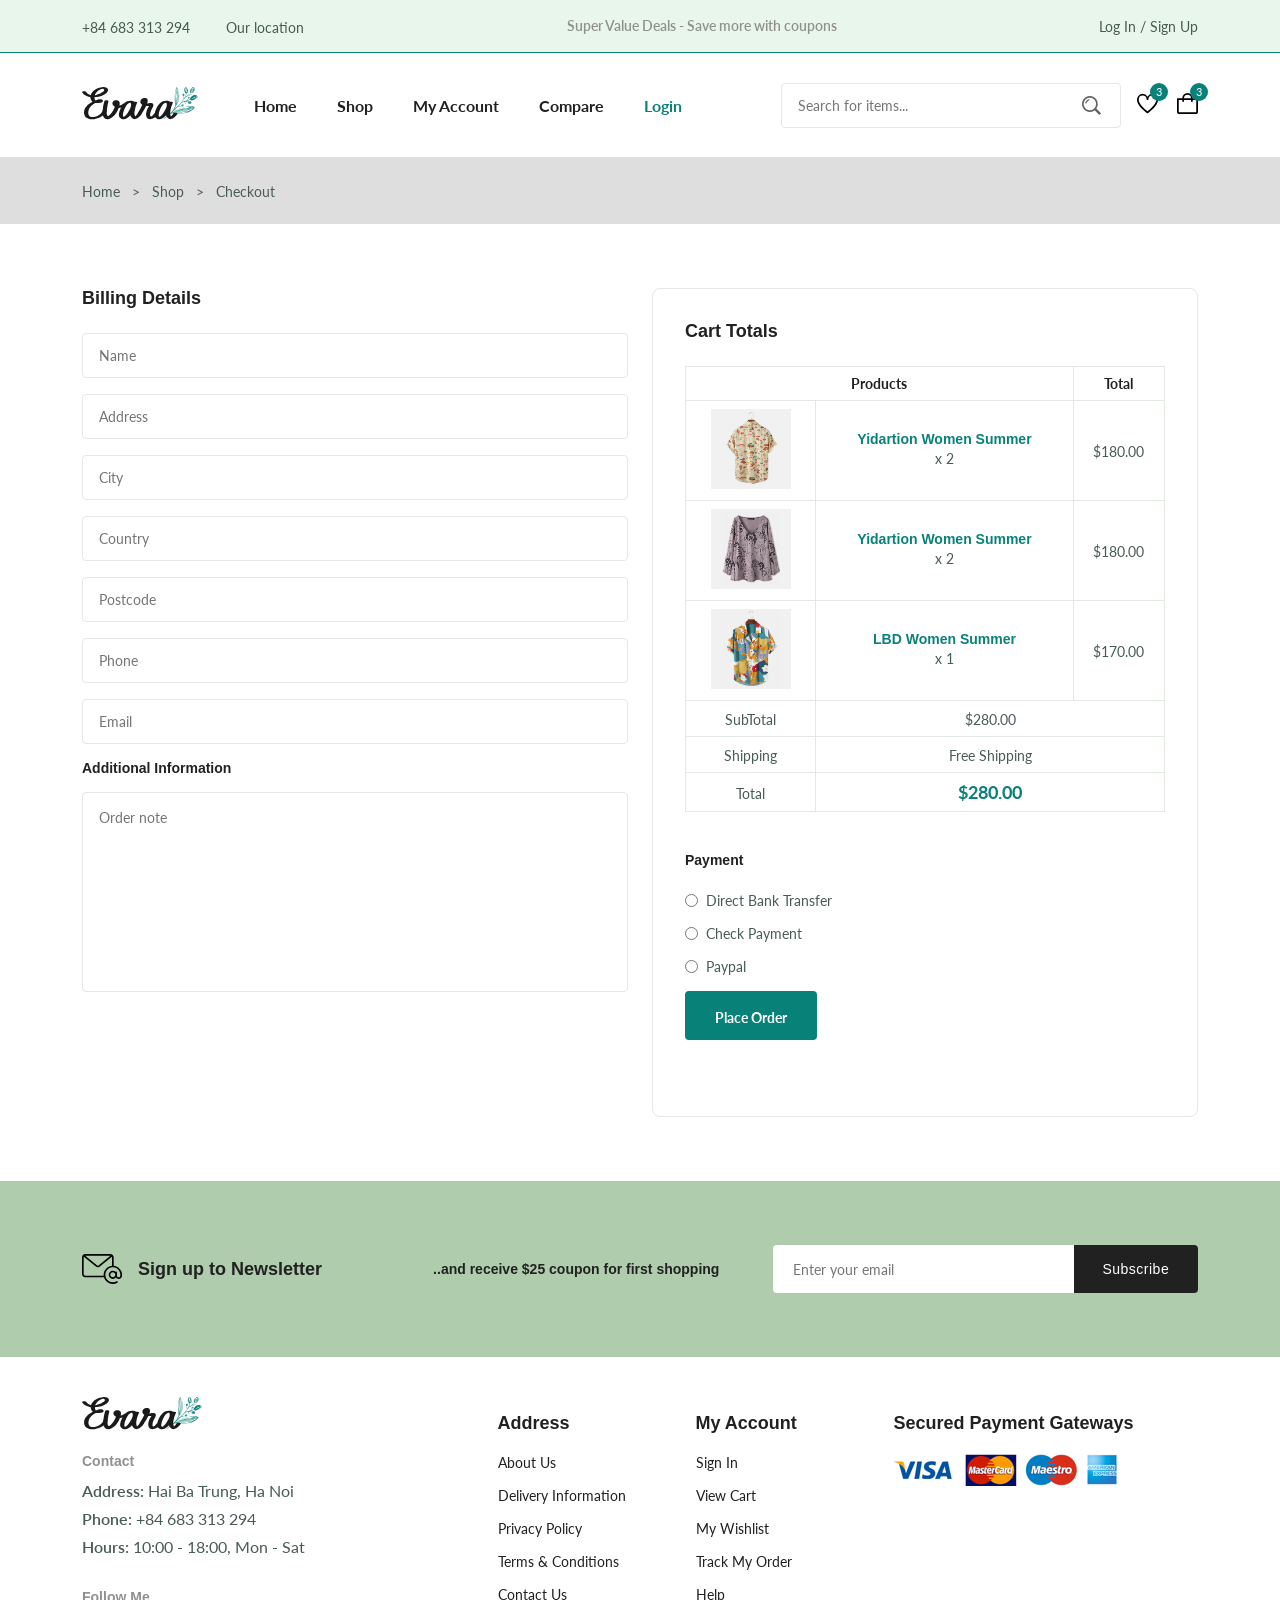
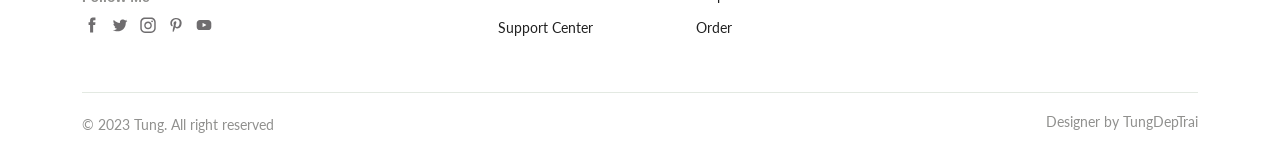
<file: html/checkout.html>
<!DOCTYPE html>
<html lang="en">

<head>
  <meta charset="UTF-8" />
  <meta name="viewport" content="width=device-width, initial-scale=1.0" />
  <link rel="stylesheet" href="https://cdnjs.cloudflare.com/ajax/libs/font-awesome/6.4.2/css/all.min.css"
    integrity="sha512-z3gLpd7yknf1YoNbCzqRKc4qyor8gaKU1qmn+CShxbuBusANI9QpRohGBreCFkKxLhei6S9CQXFEbbKuqLg0DA=="
    crossorigin="anonymous" referrerpolicy="no-referrer" />
  <link rel="stylesheet" href="../assets/css/styles.css" />
  <title>Evara Website</title>
</head>

<body>
  <header class="header">
    <div class="header__top">
      <div class="header__container container">
        <div class="header__contact">
          <span>+84 683 313 294</span>
          <span>Our location</span>
        </div>
        <p class="header__alert-news">
          Super Value Deals - Save more with coupons
        </p>
        <a href="login-register.html" class="header__top-action">
          Log In / Sign Up
        </a>
      </div>
    </div>

    <nav class="nav container">
      <a href="index.html" class="nav__logo">
        <img src="../assets/img/logo.svg" alt="" class="nav__logo-img">
      </a>

      <div class="nav__menu" id="nav-menu">
        <ul class="nav__list">
          <li class="nav__item">
            <a href="index.html" class="nav__link">Home</a>
          </li>

          <li class="nav__item">
            <a href="shop.html" class="nav__link">Shop</a>
          </li>

          <li class="nav__item">
            <a href="accounts.html" class="nav__link">My Account</a>
          </li>

          <li class="nav__item">
            <a href="compare.html" class="nav__link">Compare</a>
          </li>

          <li class="nav__item">
            <a href="login-register.html" class="nav__link active-link">Login</a>
          </li>
        </ul>

        <div class="header__search">
          <input type="text" class="form__input" placeholder="Search for items...">

          <button class="search__btn">
            <img src="../assets/img/search.png" alt="">
          </button>
        </div>
      </div>

      <div class="header__user--actions">
        <a href="wishlist.html" class="header__action-btn">
          <img src="../assets/img/icon-heart.svg" alt="">
          <span class="count">3</span>
        </a>

        <a href="cart.html" class="header__action-btn">
          <img src="../assets/img/icon-cart.svg" alt="">
          <span class="count">3</span>
        </a>
      </div>
    </nav>
  </header>
  <main class="main">
    <section class="breadcrumb">
      <ul class="breadcrumb__list flex container">
        <li><a href="index.html" class="breadcrumb__link">Home</a></li>
        <li><span class="breadcrumb__link">></span></li>
        <li><span class="breadcrumb__link">Shop</span></li>
        <li><span class="breadcrumb__link">></span></li>
        <li><span class="breadcrumb__link">Checkout</span></li>
      </ul>
    </section>
    <section class="checkout section--lg">
      <div class="checkout__container container grid">
        <div class="checkout__group">
          <h3 class="section__title">Billing Details</h3>

          <form action="" class="form grid">
            <input type="text" class="form__input" placeholder="Name">

            <input type="text" class="form__input" placeholder="Address">

            <input type="text" class="form__input" placeholder="City">

            <input type="text" class="form__input" placeholder="Country">

            <input type="text" class="form__input" placeholder="Postcode">

            <input type="text" class="form__input" placeholder="Phone">

            <input type="text" class="form__input" placeholder="Email">

            <h3 class="checkout__title">Additional Information</h3>

            <textarea name="" id="" cols="30" rows="10" placeholder="Order note"
              class="form__input textarea"></textarea>

          </form>
        </div>

        <div class="checkout__group">
          <h3 class="section__title">Cart Totals</h3>

          <table class="order__table">
            <tr>
              <th colspan="2">Products</th>
              <th>Total</th>
            </tr>

            <tr>
              <td>
                <img src="../assets/img/product-1-2.jpg" alt="" class="order__img">
              </td>

              <td>
                <h3 class="table__title"> Yidartion Women Summer
                </h3>
                <p class="table__quantity">x 2</p>
              </td>

              <td>
                <span class="table__price">$180.00</span>
              </td>

            </tr>

            <tr>
              <td>
                <img src="../assets/img/product-7-1.jpg" alt="" class="order__img">
              </td>

              <td>
                <h3 class="table__title"> Yidartion Women Summer
                </h3>
                <p class="table__quantity">x 2</p>
              </td>

              <td>
                <span class="table__price">$180.00</span>
              </td>

            </tr>

            <tr>
              <td>
                <img src="../assets/img/product-2-1.jpg" alt="" class="order__img">
              </td>

              <td>
                <h3 class="table__title"> LBD Women Summer
                </h3>
                <p class="table__quantity">x 1</p>
              </td>

              <td>
                <span class="table__price">$170.00</span>
              </td>

            </tr>

            <tr>
              <td><span class="order__subtitle">SubTotal</span></td>
              <td colspan="2"><span class="table__price">$280.00</span></td>
            </tr>

            <tr>
              <td><span class="order__subtitle">Shipping</span></td>
              <td colspan="2"><span class="table__price">Free Shipping</span></td>
            </tr>

            <tr>
              <td><span class="order__subtitle">Total</span></td>
              <td colspan="2"><span class="order__grand-total">$280.00</span></td>
            </tr>
          </table>

          <div class="payment__methods">
            <h3 class="checkout__title payment__title">Payment</h3>

            <div class="payment__option flex">
              <input type="radio" name="radio" class="payment__input">
              <label for="" class="payment__label">Direct Bank Transfer</label>
            </div>

            <div class="payment__option flex">
              <input type="radio" name="radio" class="payment__input">
              <label for="" class="payment__label">Check Payment</label>
            </div>

            <div class="payment__option flex">
              <input type="radio" name="radio" class="payment__input">
              <label for="" class="payment__label">Paypal</label>
            </div>

            <button class="btn btn--md">Place Order</button>
          </div>
        </div>
      </div>
    </section>

    <section class="newsletter section">
      <div class="newsletter__container container grid">
        <h3 class="newsletter__title flex">
          <img src="../assets/img/icon-email.svg" alt="" class="newsletter__icon">
          Sign up to Newsletter
        </h3>

        <p class="newsletter__description">
          ..and receive $25 coupon for first shopping
        </p>

        <form action="" class="newsletter__form">
          <input type="text" class="newsletter__input" placeholder="Enter your email">
          <button type="submit" class="newletter__btn">Subscribe</button>
        </form>
      </div>

    </section>
  </main>

  <footer class="footer container">
    <div class="footer__container grid">
      <div class="footer__content">
        <a href="index.html" class="footer__logo">
          <img src="../assets/img/logo.svg" alt="" class="footer__logo-img">
        </a>
        <h4 class="footer__subtitle">Contact</h4>

        <p class="footer__description">
          <span> Address:</span>
          Hai Ba Trung, Ha Noi
        </p>

        <p class="footer__description">
          <span> Phone:</span>
          +84 683 313 294
        </p>

        <p class="footer__description">
          <span>Hours:</span>
          10:00 - 18:00, Mon - Sat
        </p>

        <div class="footer__social">
          <h4 class="footer__subtitle">Follow Me</h4>

          <div class="footer__social-links flex">
            <a href="">
              <img src="../assets/img/icon-facebook.svg" alt="" class="footer__social-icon">
            </a>

            <a href="">
              <img src="../assets/img/icon-twitter.svg" alt="" class="footer__social-icon">
            </a>

            <a href="">
              <img src="../assets/img/icon-instagram.svg" alt="" class="footer__social-icon">
            </a>

            <a href="">
              <img src="../assets/img/icon-pinterest.svg" alt="" class="footer__social-icon">
            </a>

            <a href="">
              <img src="../assets/img/icon-youtube.svg" alt="" class="footer__social-icon">
            </a>

          </div>
        </div>
      </div>

      <div class="footer__content">
        <h3 class="footer__title">Address</h3>

        <ul class="footer__links">
          <li><a href="" class="footer__link">About Us</a></li>
          <li><a href="" class="footer__link">Delivery Information</a></li>
          <li><a href="" class="footer__link">Privacy Policy</a></li>
          <li><a href="" class="footer__link">Terms & Conditions</a></li>
          <li><a href="" class="footer__link">Contact Us</a></li>
          <li><a href="" class="footer__link">Support Center</a></li>
        </ul>
      </div>

      <div class="footer__content">
        <h3 class="footer__title">My Account</h3>

        <ul class="footer__links">
          <li><a href="" class="footer__link">Sign In</a></li>
          <li><a href="" class="footer__link">View Cart</a></li>
          <li><a href="" class="footer__link">My Wishlist</a></li>
          <li><a href="" class="footer__link">Track My Order</a></li>
          <li><a href="" class="footer__link">Help</a></li>
          <li><a href="" class="footer__link">Order</a></li>
        </ul>
      </div>

      <div class="footer__content">
        <h3 class="footer__title">Secured Payment Gateways</h3>
        <img src="../assets/img/payment-method.png" alt="" class="payment__img">
      </div>

    </div>

    <div class="footer__bottom">
      <p class="copyright">&copy; 2023 Tung. All right reserved</p>
      <span class="designer">Designer by TungDepTrai</span>
    </div>

  </footer>

</body>

</html>
</file>
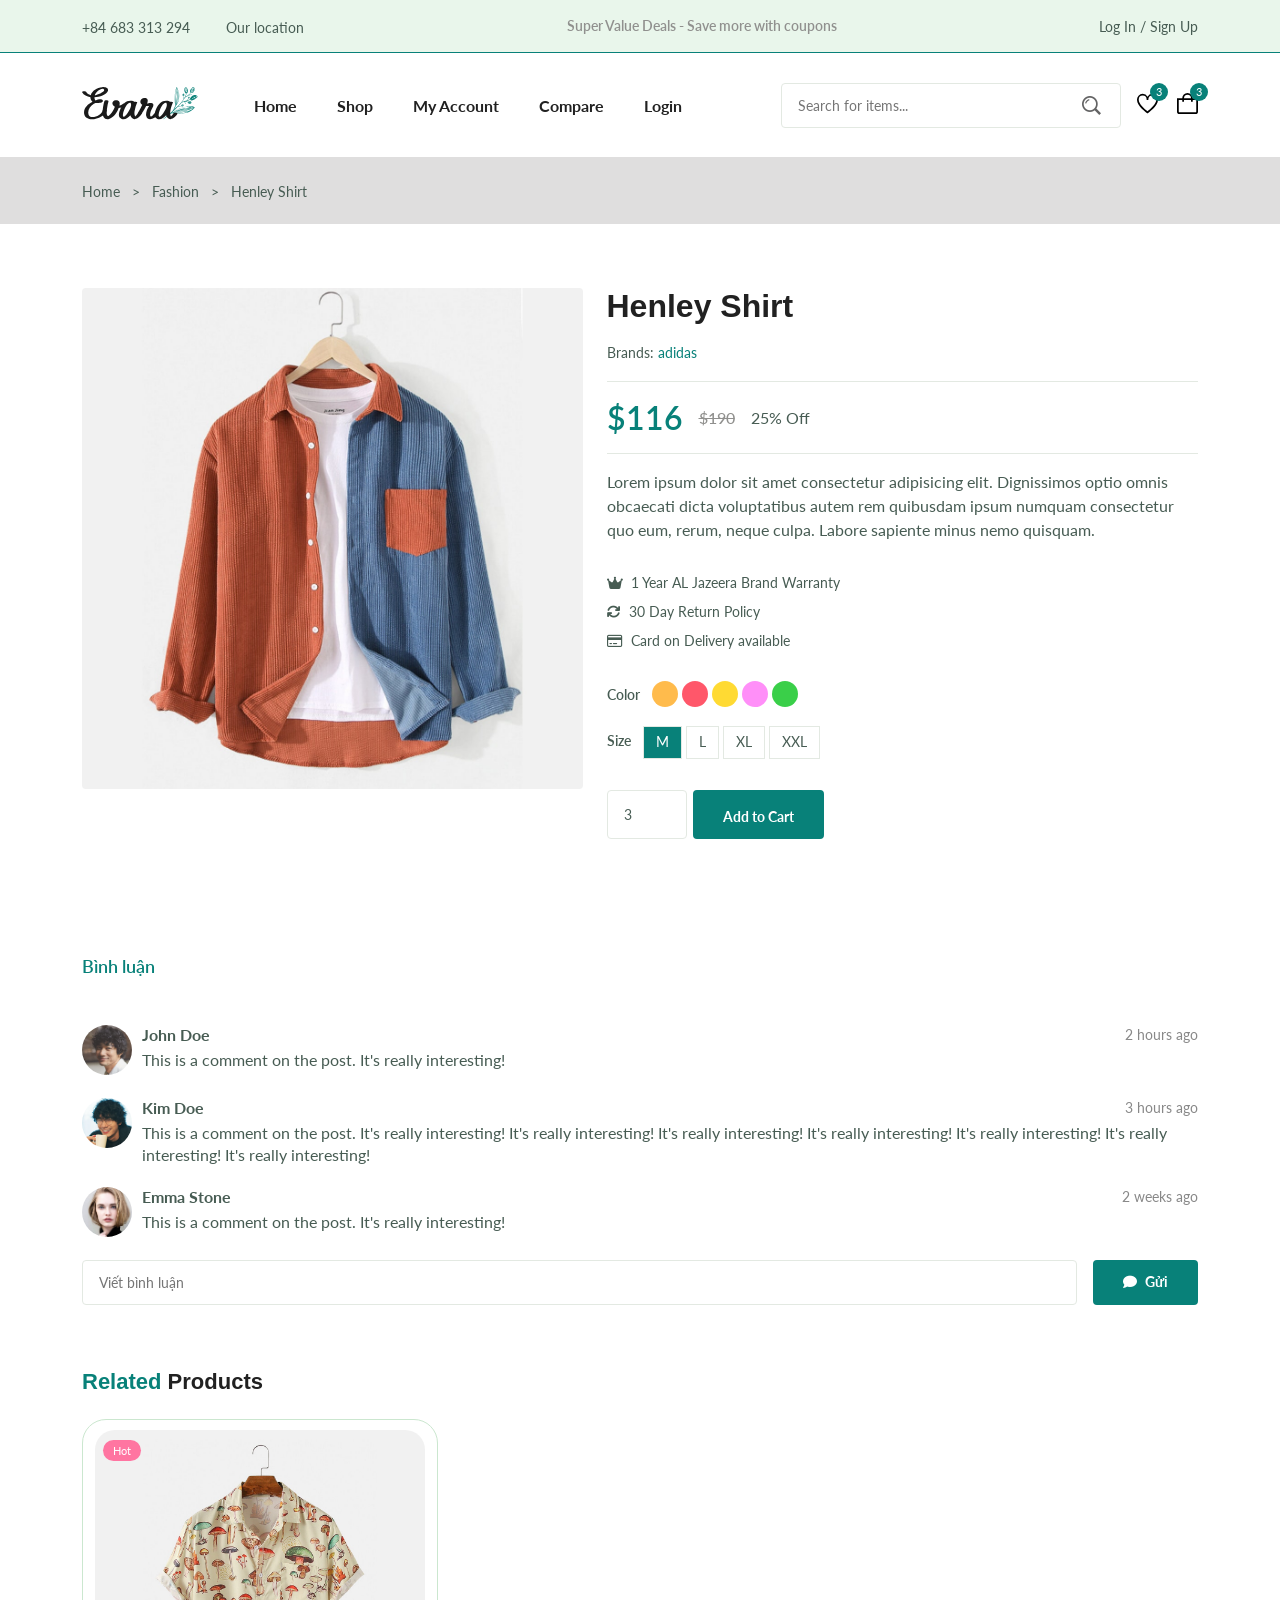
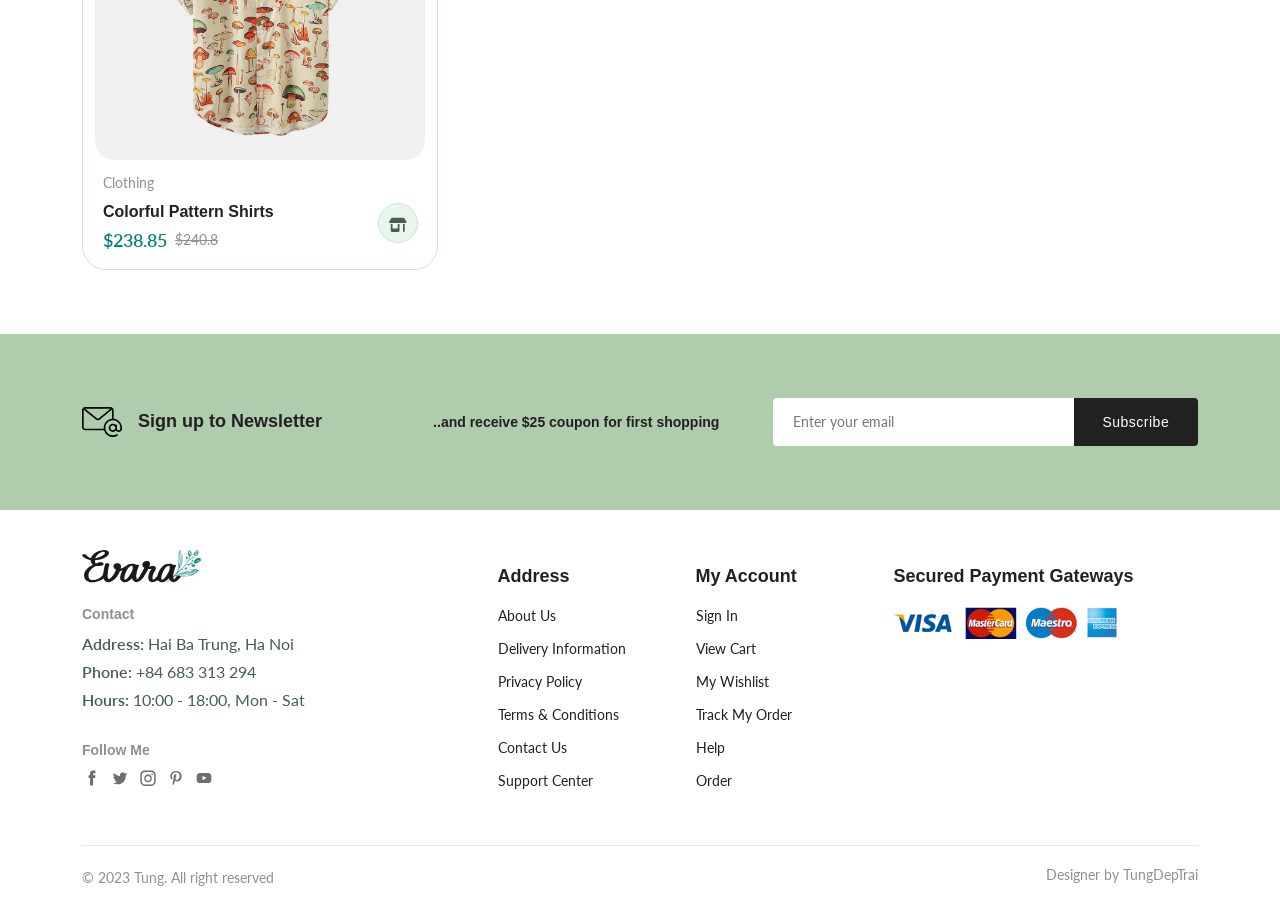
<file: html/details.html>
<!DOCTYPE html>
<html lang="en">

<head>
  <meta charset="UTF-8" />
  <meta name="viewport" content="width=device-width, initial-scale=1.0" />
  <link rel="stylesheet" href="https://cdnjs.cloudflare.com/ajax/libs/font-awesome/6.4.2/css/all.min.css"
    integrity="sha512-z3gLpd7yknf1YoNbCzqRKc4qyor8gaKU1qmn+CShxbuBusANI9QpRohGBreCFkKxLhei6S9CQXFEbbKuqLg0DA=="
    crossorigin="anonymous" referrerpolicy="no-referrer" />
  <link rel="stylesheet" href="../assets/css/styles.css" />

  <title>Evara Website</title>
</head>

<body>

  <header class="header">
    <div class="header__top">
      <div class="header__container container">
        <div class="header__contact">
          <span>+84 683 313 294</span>
          <span>Our location</span>
        </div>
        <p class="header__alert-news">
          Super Value Deals - Save more with coupons
        </p>
        <a href="login-register.html" class="header__top-action">
          Log In / Sign Up
        </a>
      </div>
    </div>

    <nav class="nav container">
      <a href="index.html" class="nav__logo">
        <img src="../assets/img/logo.svg" alt="" class="nav__logo-img">
      </a>

      <div class="nav__menu" id="nav-menu">
        <ul class="nav__list">
          <li class="nav__item">
            <a href="index.html" class="nav__link">Home</a>
          </li>

          <li class="nav__item">
            <a href="shop.html" class="nav__link">Shop</a>
          </li>

          <li class="nav__item">
            <a href="accounts.html" class="nav__link">My Account</a>
          </li>

          <li class="nav__item">
            <a href="compare.html" class="nav__link">Compare</a>
          </li>

          <li class="nav__item">
            <a href="login-register.html" class="nav__link">Login</a>
          </li>
        </ul>

        <div class="header__search">
          <input type="text" class="form__input" placeholder="Search for items...">

          <button class="search__btn">
            <img src="../assets/img/search.png" alt="">
          </button>
        </div>
      </div>

      <div class="header__user--actions">
        <a href="wishlist.html" class="header__action-btn">
          <img src="../assets/img/icon-heart.svg" alt="">
          <span class="count">3</span>
        </a>

        <a href="cart.html" class="header__action-btn">
          <img src="../assets/img/icon-cart.svg" alt="">
          <span class="count">3</span>
        </a>
      </div>
    </nav>
  </header>
  <main class="main">
    <section class="breadcrumb">
      <ul class="breadcrumb__list flex container">
        <li><a href="index.html" class="breadcrumb__link">Home</a></li>
        <li><span class="breadcrumb__link">></span></li>
        <li><span class="breadcrumb__link">Fashion</span></li>
        <li><span class="breadcrumb__link">></span></li>
        <li><span class="breadcrumb__link">Henley Shirt</span></li>
      </ul>
    </section>
    <section class="details section--lg">
      <div class="details__container container grid ac">
        <div class="details__group">
          <img src="../assets/img/product-8-1.jpg" alt="" class="details__img" id="details" onmouseout="imgOut()"
            onmouseover="imgOver()">
        </div>

        <div class="details__group">
          <h3 class="details__title">Henley Shirt</h3>
          <p class="details__brand">Brands: <span> adidas</span></p>

          <div class="details__price flex">
            <span class="new__price">$116</span>
            <span class="old__price">$190</span>
            <span class="save__price">25% Off</span>
          </div>

          <p class="short__description">
            Lorem ipsum dolor sit amet consectetur adipisicing elit. Dignissimos optio omnis obcaecati dicta
            voluptatibus autem rem quibusdam ipsum numquam consectetur quo eum, rerum, neque culpa. Labore sapiente
            minus nemo quisquam.
          </p>

          <ul class="product__list">
            <li class="list__item flex">
              <i class="fa-solid fa-crown"></i>1 Year AL Jazeera Brand Warranty
            </li>

            <li class="list__item flex">
              <i class="fa-solid fa-arrows-rotate"></i>30 Day Return Policy
            </li>

            <li class="list__item flex">
              <i class="fa-regular fa-credit-card"></i>Card on Delivery available
            </li>
          </ul>

          <div class="details__color flex">
            <span class="details__color-title">Color</span>

            <ul class="color__list">
              <li>
                <a href="#" class="color__link" style="background-color: hsl(37, 100%, 65%);"></a>
              </li>

              <li>
                <a href="#" class="color__link" style="background-color: hsl(353, 100%, 67%);"></a>
              </li>

              <li>
                <a href="#" class="color__link" style="background-color: hsl(49, 100%, 60%);"></a>
              </li>

              <li>
                <a href="#" class="color__link" style="background-color: hsl(304, 100%, 78%);"></a>
              </li>

              <li>
                <a href="#" class="color__link" style="background-color: hsl(126,61%, 52%);"></a>
              </li>
            </ul>
          </div>

          <div class="details__size flex">
            <span class="details__size-title">Size</span>

            <ul class="size__list">
              <li>
                <a href="#" class="size__link size-active">M</a>
              </li>

              <li>
                <a href="#" class="size__link">L</a>
              </li>

              <li>
                <a href="#" class="size__link">XL</a>
              </li>

              <li>
                <a href="#" class="size__link">XXL</a>
              </li>
            </ul>
          </div>

          <div class="details__action">
            <input type="number" name="" id="" class="quantity" value="3">

            <a href="#" class="btn btn-sm">Add to Cart</a>

            <!-- <a href="#" class="details__action-btn details__action-btn--color">
              <i class="fa-solid fa-heart"></i>
            </a> -->
          </div>

          

        </div>
      </div>
      <div class="details__container container grid">
        <div class="details__group">
          <img src="../assets/img/product-1-1.jpg" alt="" class="details__img" id="details" onmouseout="imgOut()"
            onmouseover="imgOver()">

        </div>

        <div class="details__group">
          <h3 class="details__title">Henley Shirt</h3>
          <p class="details__brand">Brands: <span> adidas</span></p>

          <div class="details__price flex">
            <span class="new__price">$116</span>
            <span class="old__price">$190</span>
            <span class="save__price">25% Off</span>
          </div>

          <p class="short__description">
            Lorem ipsum dolor sit amet consectetur adipisicing elit. Dignissimos optio omnis obcaecati dicta
            voluptatibus autem rem quibusdam ipsum numquam consectetur quo eum, rerum, neque culpa. Labore sapiente
            minus nemo quisquam.
          </p>

          <ul class="product__list">
            <li class="list__item flex">
              <i class="fa-solid fa-crown"></i>1 Year AL Jazeera Brand Warranty
            </li>

            <li class="list__item flex">
              <i class="fa-solid fa-arrows-rotate"></i>30 Day Return Policy
            </li>

            <li class="list__item flex">
              <i class="fa-regular fa-credit-card"></i>Card on Delivery available
            </li>
          </ul>

          <!-- MÀU SẮC -->
          <div class="details__color flex">
            <span class="details__color-title">Color</span>

            <ul class="color__list">
              <li>
                <a href="#" class="color__link" style="background-color: hsl(37, 100%, 65%);"></a>
              </li>

              <li>
                <a href="#" class="color__link" style="background-color: hsl(353, 100%, 67%);"></a>
              </li>

              <li>
                <a href="#" class="color__link" style="background-color: hsl(49, 100%, 60%);"></a>
              </li>

              <li>
                <a href="#" class="color__link" style="background-color: hsl(304, 100%, 78%);"></a>
              </li>

              <li>
                <a href="#" class="color__link" style="background-color: hsl(126,61%, 52%);"></a>
              </li>
            </ul>
          </div>

          <!-- KÍCH CỠ -->
          <div class="details__size flex">
            <span class="details__size-title">Size</span>

            <ul class="size__list">
              <li>
                <a href="#" class="size__link size-active">M</a>
              </li>

              <li>
                <a href="#" class="size__link">L</a>
              </li>

              <li>
                <a href="#" class="size__link">XL</a>
              </li>

              <li>
                <a href="#" class="size__link">XXL</a>
              </li>
            </ul>
          </div>

          <div class="details__action">
            <input type="number" name="" id="" class="quantity" value="3">

            <a href="#" class="btn btn-sm">Add to Cart</a>

            <a href="#" class="details__action-btn details__action-btn--color">
              <i class="fa-solid fa-heart"></i>
            </a>
          </div>

          <ul class="details__meta">
            <li class="meta__list flex"><span>SKU:</span> FWM15VKL</li>
            <li class="meta__list flex"><span>Tags:</span> Cloth, Men, Dress</li>
            <li class="meta__list flex"><span>Avaliability:</span> 8 Items In Stock</li>
          </ul>

        </div>
      </div>
    </section>
    <!-- BÌNH LUẬN -->
    <section class="details__tab container">
      <div class="detail__tabs">
        <span class="detail__tab active-tab">
          Bình luận
        </span>
      </div>

      <div class="details__tabs-content">
        <div class="details__tab-content active-tab">
          <div class="cart__comment">
            <div class="comments">
              <div class="comment">
                <div class="avatar"><img src="/assets/img/avatar-1.jpg" alt="Avatar"></div>
                <div class="comment-content">
                  <div class="comment-header">
                    <span class="username">John Doe</span>
                    <span class="timestamp">2 hours ago</span>
                  </div>
                  <p class="comment-text">This is a comment on the post. It's really interesting!</p>
                </div>
              </div>
              <div class="comment">
                <div class="avatar"><img src="/assets/img/avatar-3.jpg" alt="Avatar"></div>
                <div class="comment-content">
                  <div class="comment-header">
                    <span class="username">Kim Doe</span>
                    <span class="timestamp">3 hours ago</span>
                  </div>
                  <p class="comment-text">This is a comment on the post. It's really interesting! It's really interesting! It's really interesting! It's really interesting!
                    It's really interesting! It's really interesting! It's really interesting!
                  </p>
                </div>
              </div>
              <div class="comment">
                <div class="avatar"><img src="/assets/img/avatar-2.jpg" alt="Avatar"></div>
                <div class="comment-content">
                  <div class="comment-header">
                    <span class="username">Emma Stone</span>
                    <span class="timestamp">2 weeks ago</span>
                  </div>
                  <p class="comment-text">This is a comment on the post. It's really interesting!</p>
                </div>
              </div>
            </div>
            <form action="" class="comment__form form grid">
              <div class="form__group">
                <input type="text" class="form__input" placeholder="Viết bình luận">
                <div class="form__btn">
                  <button class="btn flex btn--sm">
                    <i class="fa-solid fa-comment"></i> Gửi
                  </button>
                </div>
              </div>
            </form>
            
          </div>

        </div>

    </section>

    <!-- SẢN PHẨM LIÊN QUAN -->
    <section class="products container section--lg">
      <h3 class="section__title"><span>Related</span> Products</h3>
      <div class="products__container grid">

        <!-- sẢN PHẨM -->
        <div class="product__item">
          <div class="product__banner">
            <a href="details.html" class="product__imgaes">
              <!-- ẢNH CHÍNH -->
              <img src="../assets/img/product-1-1.jpg" alt="" class="product__img defaule">
              <!-- ẢNH HOVER -->
              <img src="../assets/img/product-1-2.jpg" alt="" class="product__img hover">
            </a>

            <!-- ICON HOVER -->
            <!-- <div class="producut__actions">
              <a href="#" class="action__btn" aria-lable="Quick View">
                <i class="fa-regular fa-eye"></i>
              </a>

              <a href="#" class="action__btn" aria-lable="Add to Wishlist">
                <i class="fa-solid fa-heart"></i>
              </a>

              <a href="#" class="action__btn" aria-lable="Compare">
                <i class="fa-solid fa-shuffle"></i>
              </a>
            </div> -->

            <!-- SALE/HOT -->
            <div class="product__badge light-pink">Hot</div>
          </div>

          <div class="product_content">
            <span class="product__category">Clothing</span>
            <a href="details.html">
              <h3 class="product__title">Colorful Pattern Shirts</h3>
            </a>
            
            <div class="product__price flex">
              <span class="new__price">$238.85</span>
              <span class="old__price">$240.8</span>
            </div>

            <!-- THÊM VÀO GIỎ -->
            <a href="#" class="action__btn cart__btn" aria-lable="Add To Cart">
              <i class="fa-solid fa-shop"></i>
            </a>
          </div>
        </div>


      </div>
    </section>


    <section class="newsletter section">
      <div class="newsletter__container container grid">
        <h3 class="newsletter__title flex">
          <img src="../assets/img/icon-email.svg" alt="" class="newsletter__icon">
          Sign up to Newsletter
        </h3>

        <p class="newsletter__description">
          ..and receive $25 coupon for first shopping
        </p>

        <form action="" class="newsletter__form">
          <input type="text" class="newsletter__input" placeholder="Enter your email">
          <button type="submit" class="newletter__btn">Subscribe</button>
        </form>
      </div>

    </section>
  </main>

  <footer class="footer container">
    <div class="footer__container grid">
      <div class="footer__content">
        <a href="index.html" class="footer__logo">
          <img src="../assets/img/logo.svg" alt="" class="footer__logo-img">
        </a>
        <h4 class="footer__subtitle">Contact</h4>

        <p class="footer__description">
          <span> Address:</span>
          Hai Ba Trung, Ha Noi
        </p>

        <p class="footer__description">
          <span> Phone:</span>
          +84 683 313 294
        </p>

        <p class="footer__description">
          <span>Hours:</span>
          10:00 - 18:00, Mon - Sat
        </p>

        <div class="footer__social">
          <h4 class="footer__subtitle">Follow Me</h4>

          <div class="footer__social-links flex">
            <a href="">
              <img src="../assets/img/icon-facebook.svg" alt="" class="footer__social-icon">
            </a>

            <a href="">
              <img src="../assets/img/icon-twitter.svg" alt="" class="footer__social-icon">
            </a>

            <a href="">
              <img src="../assets/img/icon-instagram.svg" alt="" class="footer__social-icon">
            </a>

            <a href="">
              <img src="../assets/img/icon-pinterest.svg" alt="" class="footer__social-icon">
            </a>

            <a href="">
              <img src="../assets/img/icon-youtube.svg" alt="" class="footer__social-icon">
            </a>

          </div>
        </div>
      </div>

      <div class="footer__content">
        <h3 class="footer__title">Address</h3>

        <ul class="footer__links">
          <li><a href="" class="footer__link">About Us</a></li>
          <li><a href="" class="footer__link">Delivery Information</a></li>
          <li><a href="" class="footer__link">Privacy Policy</a></li>
          <li><a href="" class="footer__link">Terms & Conditions</a></li>
          <li><a href="" class="footer__link">Contact Us</a></li>
          <li><a href="" class="footer__link">Support Center</a></li>
        </ul>
      </div>

      <div class="footer__content">
        <h3 class="footer__title">My Account</h3>

        <ul class="footer__links">
          <li><a href="" class="footer__link">Sign In</a></li>
          <li><a href="" class="footer__link">View Cart</a></li>
          <li><a href="" class="footer__link">My Wishlist</a></li>
          <li><a href="" class="footer__link">Track My Order</a></li>
          <li><a href="" class="footer__link">Help</a></li>
          <li><a href="" class="footer__link">Order</a></li>
        </ul>
      </div>

      <div class="footer__content">
        <h3 class="footer__title">Secured Payment Gateways</h3>
        <img src="../assets/img/payment-method.png" alt="" class="payment__img">
      </div>

    </div>

    <div class="footer__bottom">
      <p class="copyright">&copy; 2023 Tung. All right reserved</p>
      <span class="designer">Designer by TungDepTrai</span>
    </div>

  </footer>
</body>

</html>
</file>
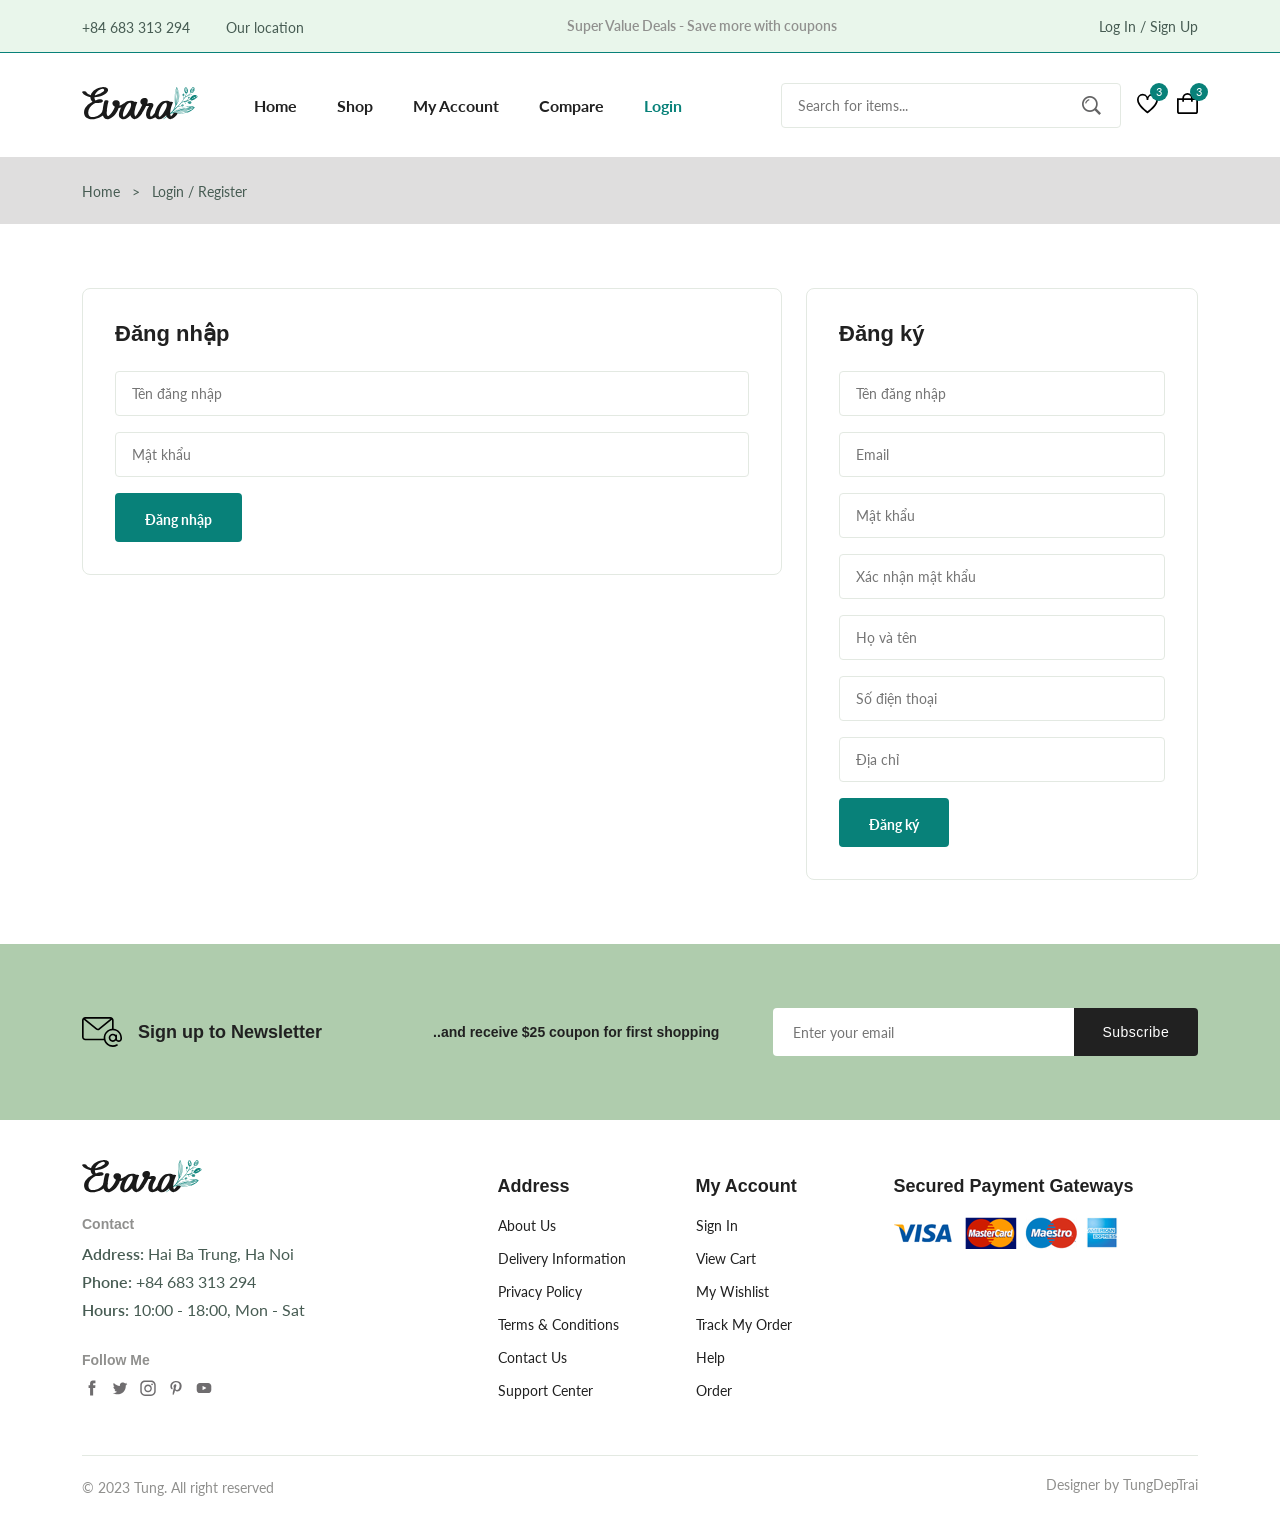
<file: html/login-register.html>
<!DOCTYPE html>
<html lang="en">

<head>
  <meta charset="UTF-8" />
  <meta name="viewport" content="width=device-width, initial-scale=1.0" />
  <link rel="stylesheet" href="https://cdnjs.cloudflare.com/ajax/libs/font-awesome/6.4.2/css/all.min.css"
    integrity="sha512-z3gLpd7yknf1YoNbCzqRKc4qyor8gaKU1qmn+CShxbuBusANI9QpRohGBreCFkKxLhei6S9CQXFEbbKuqLg0DA=="
    crossorigin="anonymous" referrerpolicy="no-referrer" />
  <link rel="stylesheet" href="../assets/css/styles.css" />

  <title>Evara Website</title>
</head>

<body>

  <header class="header">
    <div class="header__top">
      <div class="header__container container">
        <div class="header__contact">
          <span>+84 683 313 294</span>
          <span>Our location</span>
        </div>
        <p class="header__alert-news">
          Super Value Deals - Save more with coupons
        </p>
        <a href="login-register.html" class="header__top-action">
          Log In / Sign Up
        </a>
      </div>
    </div>

    <nav class="nav container">
      <a href="index.html" class="nav__logo">
        <img src="../assets/img/logo.svg" alt="" class="nav__logo-img">
      </a>

      <div class="nav__menu" id="nav-menu">
        <ul class="nav__list">
          <li class="nav__item">
            <a href="index.html" class="nav__link">Home</a>
          </li>

          <li class="nav__item">
            <a href="shop.html" class="nav__link">Shop</a>
          </li>

          <li class="nav__item">
            <a href="accounts.html" class="nav__link">My Account</a>
          </li>

          <li class="nav__item">
            <a href="compare.html" class="nav__link">Compare</a>
          </li>

          <li class="nav__item">
            <a href="login-register.html" class="nav__link active-link">Login</a>
          </li>
        </ul>

        <div class="header__search">
          <input type="text" class="form__input" placeholder="Search for items...">

          <button class="search__btn">
            <img src="../assets/img/search.png" alt="">
          </button>
        </div>
      </div>

      <div class="header__user--actions">
        <a href="wishlist.html" class="header__action-btn">
          <img src="../assets/img/icon-heart.svg" alt="">
          <span class="count">3</span>
        </a>

        <a href="cart.html" class="header__action-btn">
          <img src="../assets/img/icon-cart.svg" alt="">
          <span class="count">3</span>
        </a>
      </div>
    </nav>
  </header>

  <main class="main">
    <!-- ĐƯỜNG DẪN -->
    <section class="breadcrumb">
      <ul class="breadcrumb__list flex container">
        <li><a href="index.html" class="breadcrumb__link">Home</a></li>
        <li><span class="breadcrumb__link">></span></li>
        <li><span class="breadcrumb__link">Login / Register</span></li>
      </ul>
    </section>
    <!-- FORM ĐĂNG NHẬP -->
    <section class="login-register section--lg">
      <div class="login-register__container container grid">
        <div class="login">
          <h3 class="section__title">Đăng nhập</h3>

          <form action="" class="form grid">
            <input type="email" placeholder="Tên đăng nhập" class="form__input">
            <input type="password" placeholder="Mật khẩu" class="form__input">
            <div class="form__btn">
              <button class="btn">Đăng nhập</button>
            </div>
          </form>
        </div>
        
        <!-- FORM ĐĂNG KÝ -->
        <div class="register">
          <h3 class="section__title">Đăng ký</h3>

          <form action="" class="form grid">
            <input type="text" placeholder="Tên đăng nhập" class="form__input">
            <input type="email" placeholder="Email" class="form__input">
            <input type="password" placeholder="Mật khẩu" class="form__input">
            <input type="password" placeholder="Xác nhận mật khẩu" class="form__input">
            <input type="text" placeholder="Họ và tên" class="form__input">
            <input type="text" placeholder="Số điện thoại" class="form__input">
            <input type="text" placeholder="Địa chỉ" class="form__input">
            <div class="form__btn">
              <button class="btn">Đăng ký</button>
            </div>
          </form>
        </div>
      </div>
    </section>

    <section class="newsletter section">
      <div class="newsletter__container container grid">
        <h3 class="newsletter__title flex">
          <img src="../assets/img/icon-email.svg" alt="" class="newsletter__icon">
          Sign up to Newsletter
        </h3>

        <p class="newsletter__description">
          ..and receive $25 coupon for first shopping
        </p>

        <form action="" class="newsletter__form">
          <input type="text" class="newsletter__input" placeholder="Enter your email">
          <button type="submit" class="newletter__btn">Subscribe</button>
        </form>
      </div>

    </section>
  </main>
  <footer class="footer container">
    <div class="footer__container grid">
      <div class="footer__content">
        <a href="index.html" class="footer__logo">
          <img src="../assets/img/logo.svg" alt="" class="footer__logo-img">
        </a>
        <h4 class="footer__subtitle">Contact</h4>

        <p class="footer__description">
          <span> Address:</span>
          Hai Ba Trung, Ha Noi
        </p>

        <p class="footer__description">
          <span> Phone:</span>
          +84 683 313 294
        </p>

        <p class="footer__description">
          <span>Hours:</span>
          10:00 - 18:00, Mon - Sat
        </p>

        <div class="footer__social">
          <h4 class="footer__subtitle">Follow Me</h4>

          <div class="footer__social-links flex">
            <a href="">
              <img src="../assets/img/icon-facebook.svg" alt="" class="footer__social-icon">
            </a>

            <a href="">
              <img src="../assets/img/icon-twitter.svg" alt="" class="footer__social-icon">
            </a>

            <a href="">
              <img src="../assets/img/icon-instagram.svg" alt="" class="footer__social-icon">
            </a>

            <a href="">
              <img src="../assets/img/icon-pinterest.svg" alt="" class="footer__social-icon">
            </a>

            <a href="">
              <img src="../assets/img/icon-youtube.svg" alt="" class="footer__social-icon">
            </a>

          </div>
        </div>
      </div>

      <div class="footer__content">
        <h3 class="footer__title">Address</h3>

        <ul class="footer__links">
          <li><a href="" class="footer__link">About Us</a></li>
          <li><a href="" class="footer__link">Delivery Information</a></li>
          <li><a href="" class="footer__link">Privacy Policy</a></li>
          <li><a href="" class="footer__link">Terms & Conditions</a></li>
          <li><a href="" class="footer__link">Contact Us</a></li>
          <li><a href="" class="footer__link">Support Center</a></li>
        </ul>
      </div>

      <div class="footer__content">
        <h3 class="footer__title">My Account</h3>

        <ul class="footer__links">
          <li><a href="" class="footer__link">Sign In</a></li>
          <li><a href="" class="footer__link">View Cart</a></li>
          <li><a href="" class="footer__link">My Wishlist</a></li>
          <li><a href="" class="footer__link">Track My Order</a></li>
          <li><a href="" class="footer__link">Help</a></li>
          <li><a href="" class="footer__link">Order</a></li>
        </ul>
      </div>

      <div class="footer__content">
        <h3 class="footer__title">Secured Payment Gateways</h3>
        <img src="../assets/img/payment-method.png" alt="" class="payment__img">
      </div>

    </div>

    <div class="footer__bottom">
      <p class="copyright">&copy; 2023 Tung. All right reserved</p>
      <span class="designer">Designer by TungDepTrai</span>
    </div>

  </footer>
</body>

</html>
</file>
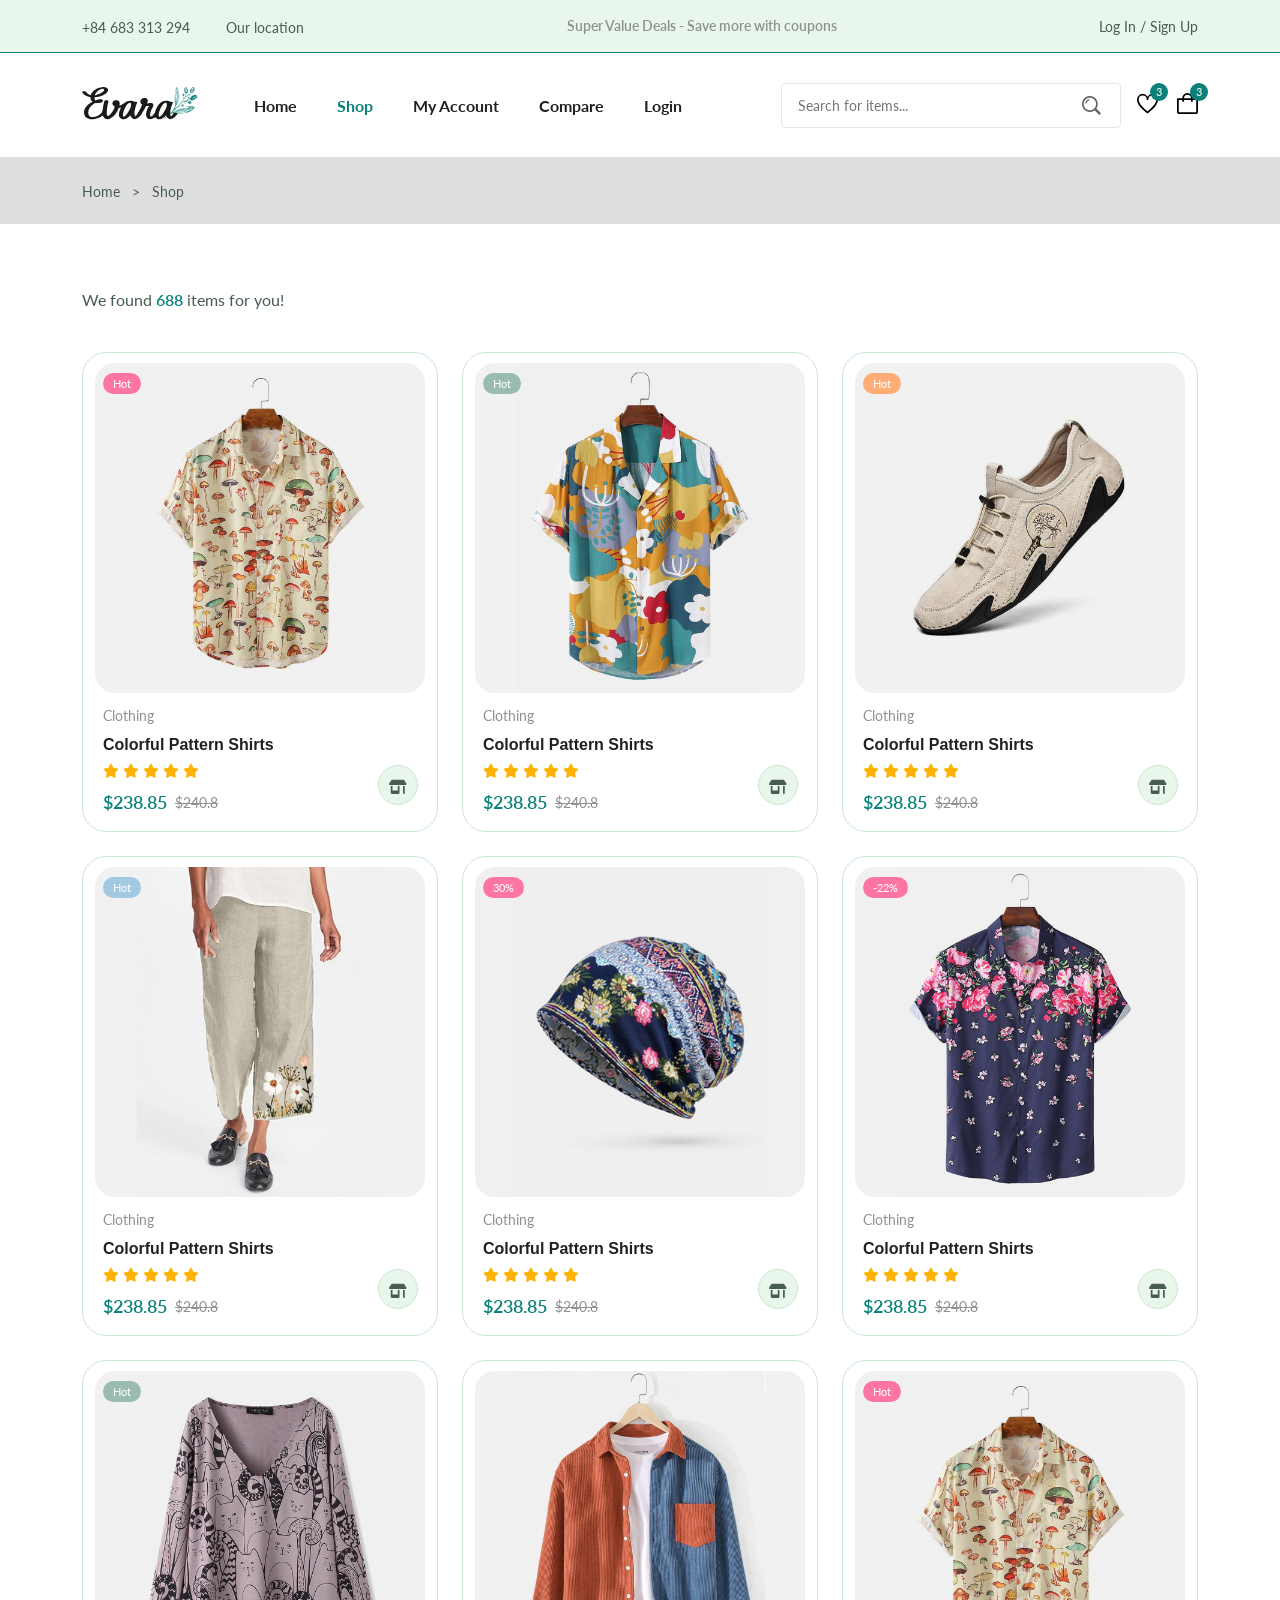
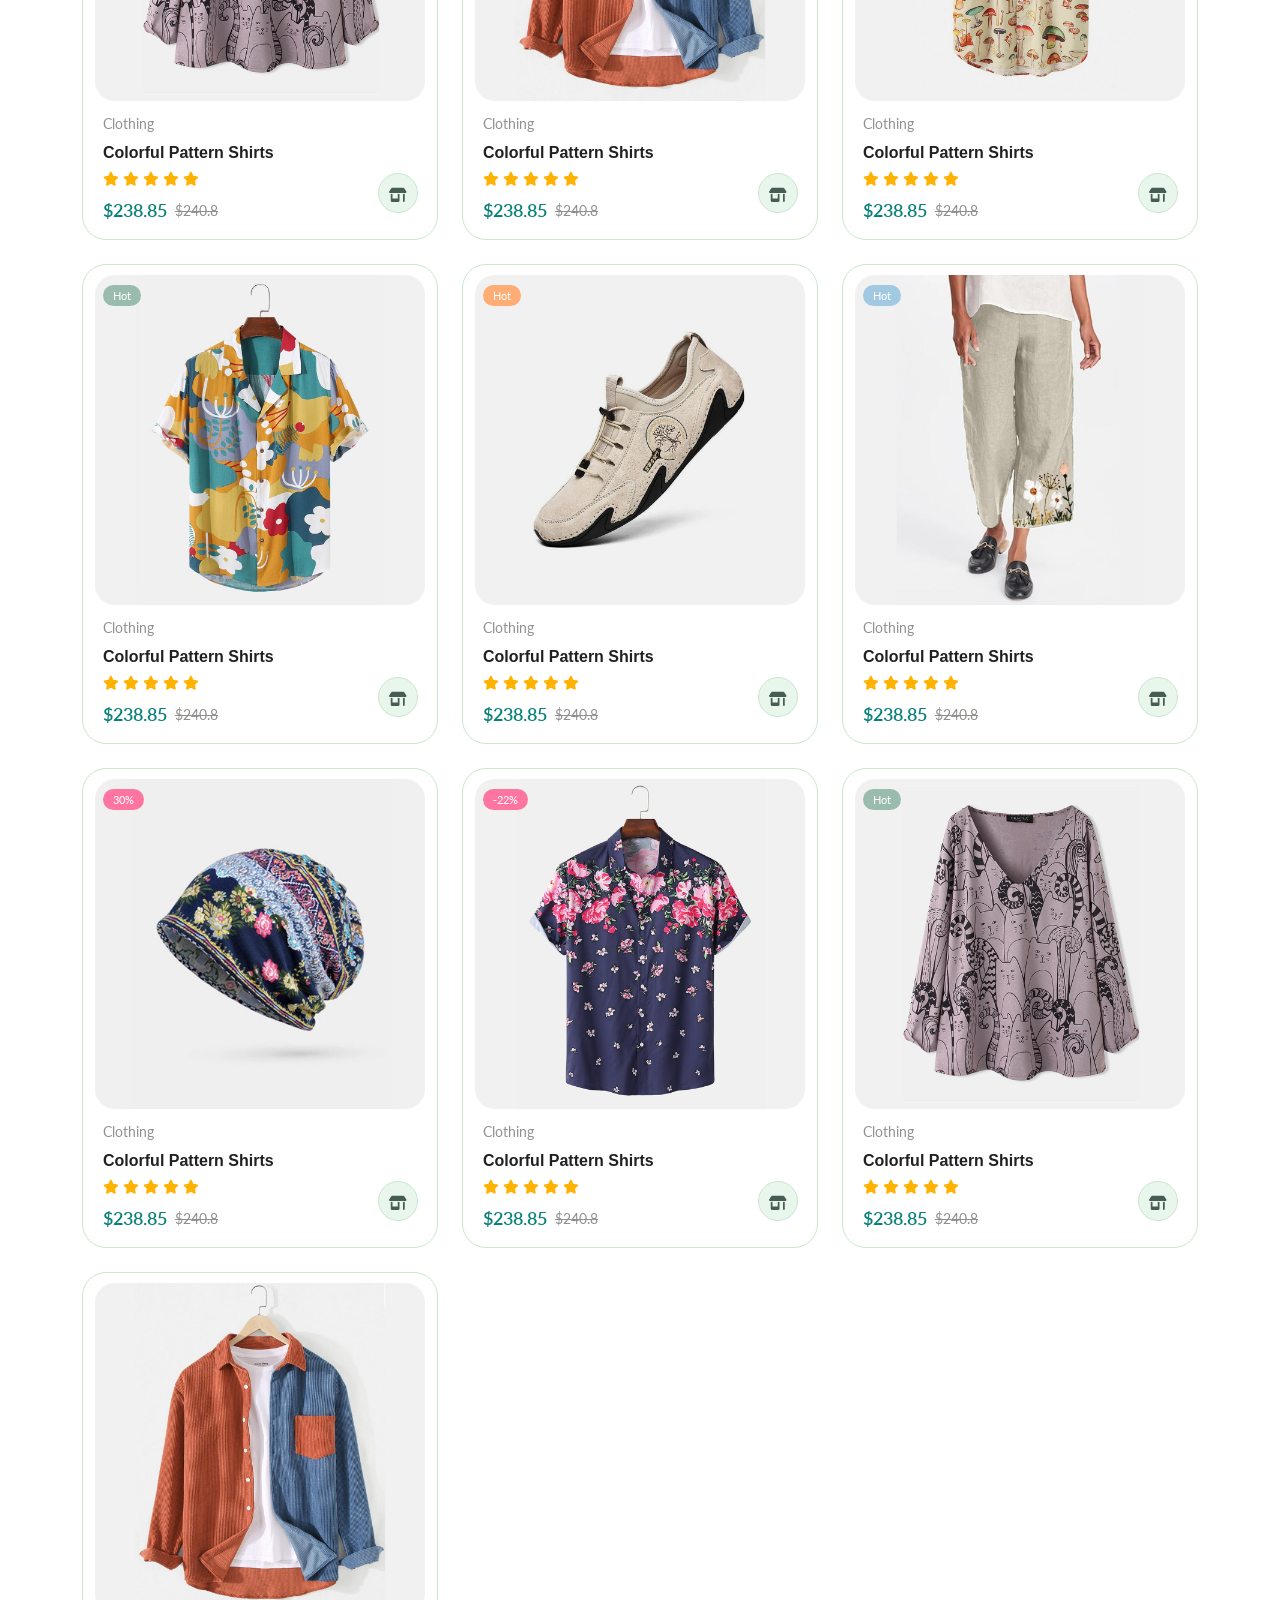
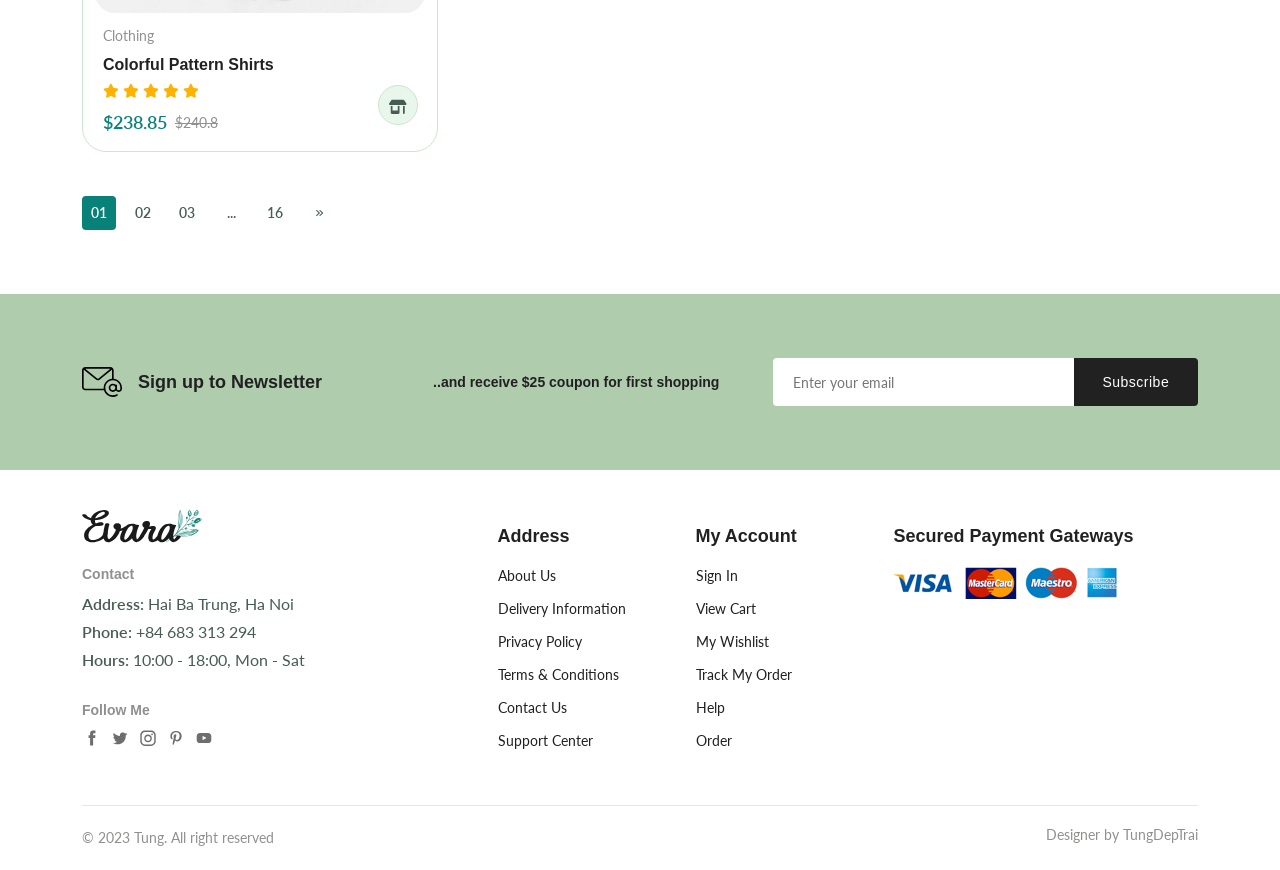
<file: html/shop.html>
<!DOCTYPE html>
<html lang="en">

<head>
  <meta charset="UTF-8" />
  <meta name="viewport" content="width=device-width, initial-scale=1.0" />
  <link rel="stylesheet" href="https://cdnjs.cloudflare.com/ajax/libs/font-awesome/6.4.2/css/all.min.css"
    integrity="sha512-z3gLpd7yknf1YoNbCzqRKc4qyor8gaKU1qmn+CShxbuBusANI9QpRohGBreCFkKxLhei6S9CQXFEbbKuqLg0DA=="
    crossorigin="anonymous" referrerpolicy="no-referrer" />
  <link rel="stylesheet" href="../assets/css/styles.css" />

  <title>Evara Website</title>
</head>

<body>
  <header class="header">
    <div class="header__top">
      <div class="header__container container">
        <div class="header__contact">
          <span>+84 683 313 294</span>
          <span>Our location</span>
        </div>
        <p class="header__alert-news">
          Super Value Deals - Save more with coupons
        </p>
        <a href="login-register.html" class="header__top-action">
          Log In / Sign Up
        </a>
      </div>
    </div>

    <nav class="nav container">
      <a href="index.html" class="nav__logo">
        <img src="../assets/img/logo.svg" alt="" class="nav__logo-img">
      </a>

      <div class="nav__menu" id="nav-menu">
        <ul class="nav__list">
          <li class="nav__item">
            <a href="index.html" class="nav__link">Home</a>
          </li>

          <li class="nav__item">
            <a href="shop.html" class="nav__link active-link">Shop</a>
          </li>

          <li class="nav__item">
            <a href="accounts.html" class="nav__link">My Account</a>
          </li>

          <li class="nav__item">
            <a href="compare.html" class="nav__link">Compare</a>
          </li>

          <li class="nav__item">
            <a href="login-register.html" class="nav__link">Login</a>
          </li>
        </ul>

        <div class="header__search">
          <input type="text" class="form__input" placeholder="Search for items...">

          <button class="search__btn">
            <img src="../assets/img/search.png" alt="">
          </button>
        </div>
      </div>

      <div class="header__user--actions">
        <a href="wishlist.html" class="header__action-btn">
          <img src="../assets/img/icon-heart.svg" alt="">
          <span class="count">3</span>
        </a>

        <a href="cart.html" class="header__action-btn">
          <img src="../assets/img/icon-cart.svg" alt="">
          <span class="count">3</span>
        </a>
      </div>
    </nav>
  </header>


  <main class="main">
    <section class="breadcrumb">
      <ul class="breadcrumb__list flex container">
        <li><a href="index.html" class="breadcrumb__link">Home</a></li>
        <li><span class="breadcrumb__link">></span></li>
        <li><span class="breadcrumb__link">Shop</span></li>
      </ul>
    </section>
    <section class="products section--lg container">
      <p class="total__products">We found <span>688</span> items for you!</p>

      <div class="products__container grid">
        <div class="product__item">
          <div class="product__banner">
            <a href="details.html" class="product__imgaes">
              <img src="../assets/img/product-1-1.jpg" alt="" class="product__img defaule">

              <img src="../assets/img/product-1-2.jpg" alt="" class="product__img hover">
            </a>

            <div class="producut__actions">
              <a href="#" class="action__btn" aria-lable="Quick View">
                <i class="fa-regular fa-eye"></i>
              </a>

              <a href="#" class="action__btn" aria-lable="Add to Wishlist">
                <i class="fa-solid fa-heart"></i>
              </a>

              <a href="#" class="action__btn" aria-lable="Compare">
                <i class="fa-solid fa-shuffle"></i>
              </a>
            </div>

            <div class="product__badge light-pink">Hot</div>
          </div>

          <div class="product_content">
            <span class="product__category">Clothing</span>
            <a href="details.html">
              <h3 class="product__title">Colorful Pattern Shirts</h3>
            </a>
            <div class="product__rating">
              <i class="fa-solid fa-star"></i>
              <i class="fa-solid fa-star"></i>
              <i class="fa-solid fa-star"></i>
              <i class="fa-solid fa-star"></i>
              <i class="fa-solid fa-star"></i>
            </div>
            <div class="product__price flex">
              <span class="new__price">$238.85</span>
              <span class="old__price">$240.8</span>
            </div>

            <a href="#" class="action__btn cart__btn" aria-lable="Add To Cart">
              <i class="fa-solid fa-shop"></i>
            </a>
          </div>
        </div>

        <div class="product__item">
          <div class="product__banner">
            <a href="details.html" class="product__imgaes">
              <img src="../assets/img/product-2-1.jpg" alt="" class="product__img defaule">

              <img src="../assets/img/product-2-2.jpg" alt="" class="product__img hover">
            </a>

            <div class="producut__actions">
              <a href="#" class="action__btn" aria-lable="Quick View">
                <i class="fa-regular fa-eye"></i>
              </a>

              <a href="#" class="action__btn" aria-lable="Add to Wishlist">
                <i class="fa-solid fa-heart"></i>
              </a>

              <a href="#" class="action__btn" aria-lable="Compare">
                <i class="fa-solid fa-shuffle"></i>
              </a>
            </div>

            <div class="product__badge light-green">Hot</div>
          </div>

          <div class="product_content">
            <span class="product__category">Clothing</span>
            <a href="details.html">
              <h3 class="product__title">Colorful Pattern Shirts</h3>
            </a>
            <div class="product__rating">
              <i class="fa-solid fa-star"></i>
              <i class="fa-solid fa-star"></i>
              <i class="fa-solid fa-star"></i>
              <i class="fa-solid fa-star"></i>
              <i class="fa-solid fa-star"></i>
            </div>
            <div class="product__price flex">
              <span class="new__price">$238.85</span>
              <span class="old__price">$240.8</span>
            </div>

            <a href="#" class="action__btn cart__btn" aria-lable="Add To Cart">
              <i class="fa-solid fa-shop"></i>
            </a>
          </div>
        </div>

        <div class="product__item">
          <div class="product__banner">
            <a href="details.html" class="product__imgaes">
              <img src="../assets/img/product-3-1.jpg" alt="" class="product__img defaule">

              <img src="../assets/img/product-3-2.jpg" alt="" class="product__img hover">
            </a>

            <div class="producut__actions">
              <a href="#" class="action__btn" aria-lable="Quick View">
                <i class="fa-regular fa-eye"></i>
              </a>

              <a href="#" class="action__btn" aria-lable="Add to Wishlist">
                <i class="fa-solid fa-heart"></i>
              </a>

              <a href="#" class="action__btn" aria-lable="Compare">
                <i class="fa-solid fa-shuffle"></i>
              </a>
            </div>

            <div class="product__badge light-orange">Hot</div>
          </div>

          <div class="product_content">
            <span class="product__category">Clothing</span>
            <a href="details.html">
              <h3 class="product__title">Colorful Pattern Shirts</h3>
            </a>
            <div class="product__rating">
              <i class="fa-solid fa-star"></i>
              <i class="fa-solid fa-star"></i>
              <i class="fa-solid fa-star"></i>
              <i class="fa-solid fa-star"></i>
              <i class="fa-solid fa-star"></i>
            </div>
            <div class="product__price flex">
              <span class="new__price">$238.85</span>
              <span class="old__price">$240.8</span>
            </div>

            <a href="#" class="action__btn cart__btn" aria-lable="Add To Cart">
              <i class="fa-solid fa-shop"></i>
            </a>
          </div>
        </div>

        <div class="product__item">
          <div class="product__banner">
            <a href="details.html" class="product__imgaes">
              <img src="../assets/img/product-4-1.jpg" alt="" class="product__img defaule">

              <img src="../assets/img/product-4-2.jpg" alt="" class="product__img hover">
            </a>

            <div class="producut__actions">
              <a href="#" class="action__btn" aria-lable="Quick View">
                <i class="fa-regular fa-eye"></i>
              </a>

              <a href="#" class="action__btn" aria-lable="Add to Wishlist">
                <i class="fa-solid fa-heart"></i>
              </a>

              <a href="#" class="action__btn" aria-lable="Compare">
                <i class="fa-solid fa-shuffle"></i>
              </a>
            </div>

            <div class="product__badge light-blue">Hot</div>
          </div>

          <div class="product_content">
            <span class="product__category">Clothing</span>
            <a href="details.html">
              <h3 class="product__title">Colorful Pattern Shirts</h3>
            </a>
            <div class="product__rating">
              <i class="fa-solid fa-star"></i>
              <i class="fa-solid fa-star"></i>
              <i class="fa-solid fa-star"></i>
              <i class="fa-solid fa-star"></i>
              <i class="fa-solid fa-star"></i>
            </div>
            <div class="product__price flex">
              <span class="new__price">$238.85</span>
              <span class="old__price">$240.8</span>
            </div>

            <a href="#" class="action__btn cart__btn" aria-lable="Add To Cart">
              <i class="fa-solid fa-shop"></i>
            </a>
          </div>
        </div>

        <div class="product__item">
          <div class="product__banner">
            <a href="details.html" class="product__imgaes">
              <img src="../assets/img/product-5-1.jpg" alt="" class="product__img defaule">

              <img src="../assets/img/product-5-2.jpg" alt="" class="product__img hover">
            </a>

            <div class="producut__actions">
              <a href="#" class="action__btn" aria-lable="Quick View">
                <i class="fa-regular fa-eye"></i>
              </a>

              <a href="#" class="action__btn" aria-lable="Add to Wishlist">
                <i class="fa-solid fa-heart"></i>
              </a>

              <a href="#" class="action__btn" aria-lable="Compare">
                <i class="fa-solid fa-shuffle"></i>
              </a>
            </div>

            <div class="product__badge light-pink">30%</div>
          </div>

          <div class="product_content">
            <span class="product__category">Clothing</span>
            <a href="details.html">
              <h3 class="product__title">Colorful Pattern Shirts</h3>
            </a>
            <div class="product__rating">
              <i class="fa-solid fa-star"></i>
              <i class="fa-solid fa-star"></i>
              <i class="fa-solid fa-star"></i>
              <i class="fa-solid fa-star"></i>
              <i class="fa-solid fa-star"></i>
            </div>
            <div class="product__price flex">
              <span class="new__price">$238.85</span>
              <span class="old__price">$240.8</span>
            </div>

            <a href="#" class="action__btn cart__btn" aria-lable="Add To Cart">
              <i class="fa-solid fa-shop"></i>
            </a>
          </div>
        </div>

        <div class="product__item">
          <div class="product__banner">
            <a href="details.html" class="product__imgaes">
              <img src="../assets/img/product-6-1.jpg" alt="" class="product__img defaule">

              <img src="../assets/img/product-6-2.jpg" alt="" class="product__img hover">
            </a>

            <div class="producut__actions">
              <a href="#" class="action__btn" aria-lable="Quick View">
                <i class="fa-regular fa-eye"></i>
              </a>

              <a href="#" class="action__btn" aria-lable="Add to Wishlist">
                <i class="fa-solid fa-heart"></i>
              </a>

              <a href="#" class="action__btn" aria-lable="Compare">
                <i class="fa-solid fa-shuffle"></i>
              </a>
            </div>

            <div class="product__badge light-pink">-22%</div>
          </div>

          <div class="product_content">
            <span class="product__category">Clothing</span>
            <a href="details.html">
              <h3 class="product__title">Colorful Pattern Shirts</h3>
            </a>
            <div class="product__rating">
              <i class="fa-solid fa-star"></i>
              <i class="fa-solid fa-star"></i>
              <i class="fa-solid fa-star"></i>
              <i class="fa-solid fa-star"></i>
              <i class="fa-solid fa-star"></i>
            </div>
            <div class="product__price flex">
              <span class="new__price">$238.85</span>
              <span class="old__price">$240.8</span>
            </div>

            <a href="#" class="action__btn cart__btn" aria-lable="Add To Cart">
              <i class="fa-solid fa-shop"></i>
            </a>
          </div>
        </div>

        <div class="product__item">
          <div class="product__banner">
            <a href="details.html" class="product__imgaes">
              <img src="../assets/img/product-7-1.jpg" alt="" class="product__img defaule">

              <img src="../assets/img/product-7-2.jpg" alt="" class="product__img hover">
            </a>

            <div class="producut__actions">
              <a href="#" class="action__btn" aria-lable="Quick View">
                <i class="fa-regular fa-eye"></i>
              </a>

              <a href="#" class="action__btn" aria-lable="Add to Wishlist">
                <i class="fa-solid fa-heart"></i>
              </a>

              <a href="#" class="action__btn" aria-lable="Compare">
                <i class="fa-solid fa-shuffle"></i>
              </a>
            </div>

            <div class="product__badge light-green">Hot</div>
          </div>

          <div class="product_content">
            <span class="product__category">Clothing</span>
            <a href="details.html">
              <h3 class="product__title">Colorful Pattern Shirts</h3>
            </a>
            <div class="product__rating">
              <i class="fa-solid fa-star"></i>
              <i class="fa-solid fa-star"></i>
              <i class="fa-solid fa-star"></i>
              <i class="fa-solid fa-star"></i>
              <i class="fa-solid fa-star"></i>
            </div>
            <div class="product__price flex">
              <span class="new__price">$238.85</span>
              <span class="old__price">$240.8</span>
            </div>

            <a href="#" class="action__btn cart__btn" aria-lable="Add To Cart">
              <i class="fa-solid fa-shop"></i>
            </a>
          </div>
        </div>

        <div class="product__item">
          <div class="product__banner">
            <a href="details.html" class="product__imgaes">
              <img src="../assets/img/product-8-1.jpg" alt="" class="product__img defaule">

              <img src="../assets/img/product-8-2.jpg" alt="" class="product__img hover">
            </a>

            <div class="producut__actions">
              <a href="#" class="action__btn" aria-lable="Quick View">
                <i class="fa-regular fa-eye"></i>
              </a>

              <a href="#" class="action__btn" aria-lable="Add to Wishlist">
                <i class="fa-solid fa-heart"></i>
              </a>

              <a href="#" class="action__btn" aria-lable="Compare">
                <i class="fa-solid fa-shuffle"></i>
              </a>
            </div>
          </div>

          <div class="product_content">
            <span class="product__category">Clothing</span>
            <a href="details.html">
              <h3 class="product__title">Colorful Pattern Shirts</h3>
            </a>
            <div class="product__rating">
              <i class="fa-solid fa-star"></i>
              <i class="fa-solid fa-star"></i>
              <i class="fa-solid fa-star"></i>
              <i class="fa-solid fa-star"></i>
              <i class="fa-solid fa-star"></i>
            </div>
            <div class="product__price flex">
              <span class="new__price">$238.85</span>
              <span class="old__price">$240.8</span>
            </div>

            <a href="#" class="action__btn cart__btn" aria-lable="Add To Cart">
              <i class="fa-solid fa-shop"></i>
            </a>
          </div>
        </div>

        <div class="product__item">
          <div class="product__banner">
            <a href="details.html" class="product__imgaes">
              <img src="../assets/img/product-1-1.jpg" alt="" class="product__img defaule">

              <img src="../assets/img/product-1-2.jpg" alt="" class="product__img hover">
            </a>

            <div class="producut__actions">
              <a href="#" class="action__btn" aria-lable="Quick View">
                <i class="fa-regular fa-eye"></i>
              </a>

              <a href="#" class="action__btn" aria-lable="Add to Wishlist">
                <i class="fa-solid fa-heart"></i>
              </a>

              <a href="#" class="action__btn" aria-lable="Compare">
                <i class="fa-solid fa-shuffle"></i>
              </a>
            </div>

            <div class="product__badge light-pink">Hot</div>
          </div>

          <div class="product_content">
            <span class="product__category">Clothing</span>
            <a href="details.html">
              <h3 class="product__title">Colorful Pattern Shirts</h3>
            </a>
            <div class="product__rating">
              <i class="fa-solid fa-star"></i>
              <i class="fa-solid fa-star"></i>
              <i class="fa-solid fa-star"></i>
              <i class="fa-solid fa-star"></i>
              <i class="fa-solid fa-star"></i>
            </div>
            <div class="product__price flex">
              <span class="new__price">$238.85</span>
              <span class="old__price">$240.8</span>
            </div>

            <a href="#" class="action__btn cart__btn" aria-lable="Add To Cart">
              <i class="fa-solid fa-shop"></i>
            </a>
          </div>
        </div>

        <div class="product__item">
          <div class="product__banner">
            <a href="details.html" class="product__imgaes">
              <img src="../assets/img/product-2-1.jpg" alt="" class="product__img defaule">

              <img src="../assets/img/product-2-2.jpg" alt="" class="product__img hover">
            </a>

            <div class="producut__actions">
              <a href="#" class="action__btn" aria-lable="Quick View">
                <i class="fa-regular fa-eye"></i>
              </a>

              <a href="#" class="action__btn" aria-lable="Add to Wishlist">
                <i class="fa-solid fa-heart"></i>
              </a>

              <a href="#" class="action__btn" aria-lable="Compare">
                <i class="fa-solid fa-shuffle"></i>
              </a>
            </div>

            <div class="product__badge light-green">Hot</div>
          </div>

          <div class="product_content">
            <span class="product__category">Clothing</span>
            <a href="details.html">
              <h3 class="product__title">Colorful Pattern Shirts</h3>
            </a>
            <div class="product__rating">
              <i class="fa-solid fa-star"></i>
              <i class="fa-solid fa-star"></i>
              <i class="fa-solid fa-star"></i>
              <i class="fa-solid fa-star"></i>
              <i class="fa-solid fa-star"></i>
            </div>
            <div class="product__price flex">
              <span class="new__price">$238.85</span>
              <span class="old__price">$240.8</span>
            </div>

            <a href="#" class="action__btn cart__btn" aria-lable="Add To Cart">
              <i class="fa-solid fa-shop"></i>
            </a>
          </div>
        </div>

        <div class="product__item">
          <div class="product__banner">
            <a href="details.html" class="product__imgaes">
              <img src="../assets/img/product-3-1.jpg" alt="" class="product__img defaule">

              <img src="../assets/img/product-3-2.jpg" alt="" class="product__img hover">
            </a>

            <div class="producut__actions">
              <a href="#" class="action__btn" aria-lable="Quick View">
                <i class="fa-regular fa-eye"></i>
              </a>

              <a href="#" class="action__btn" aria-lable="Add to Wishlist">
                <i class="fa-solid fa-heart"></i>
              </a>

              <a href="#" class="action__btn" aria-lable="Compare">
                <i class="fa-solid fa-shuffle"></i>
              </a>
            </div>

            <div class="product__badge light-orange">Hot</div>
          </div>

          <div class="product_content">
            <span class="product__category">Clothing</span>
            <a href="details.html">
              <h3 class="product__title">Colorful Pattern Shirts</h3>
            </a>
            <div class="product__rating">
              <i class="fa-solid fa-star"></i>
              <i class="fa-solid fa-star"></i>
              <i class="fa-solid fa-star"></i>
              <i class="fa-solid fa-star"></i>
              <i class="fa-solid fa-star"></i>
            </div>
            <div class="product__price flex">
              <span class="new__price">$238.85</span>
              <span class="old__price">$240.8</span>
            </div>

            <a href="#" class="action__btn cart__btn" aria-lable="Add To Cart">
              <i class="fa-solid fa-shop"></i>
            </a>
          </div>
        </div>

        <div class="product__item">
          <div class="product__banner">
            <a href="details.html" class="product__imgaes">
              <img src="../assets/img/product-4-1.jpg" alt="" class="product__img defaule">

              <img src="../assets/img/product-4-2.jpg" alt="" class="product__img hover">
            </a>

            <div class="producut__actions">
              <a href="#" class="action__btn" aria-lable="Quick View">
                <i class="fa-regular fa-eye"></i>
              </a>

              <a href="#" class="action__btn" aria-lable="Add to Wishlist">
                <i class="fa-solid fa-heart"></i>
              </a>

              <a href="#" class="action__btn" aria-lable="Compare">
                <i class="fa-solid fa-shuffle"></i>
              </a>
            </div>

            <div class="product__badge light-blue">Hot</div>
          </div>

          <div class="product_content">
            <span class="product__category">Clothing</span>
            <a href="details.html">
              <h3 class="product__title">Colorful Pattern Shirts</h3>
            </a>
            <div class="product__rating">
              <i class="fa-solid fa-star"></i>
              <i class="fa-solid fa-star"></i>
              <i class="fa-solid fa-star"></i>
              <i class="fa-solid fa-star"></i>
              <i class="fa-solid fa-star"></i>
            </div>
            <div class="product__price flex">
              <span class="new__price">$238.85</span>
              <span class="old__price">$240.8</span>
            </div>

            <a href="#" class="action__btn cart__btn" aria-lable="Add To Cart">
              <i class="fa-solid fa-shop"></i>
            </a>
          </div>
        </div>

        <div class="product__item">
          <div class="product__banner">
            <a href="details.html" class="product__imgaes">
              <img src="../assets/img/product-5-1.jpg" alt="" class="product__img defaule">

              <img src="../assets/img/product-5-2.jpg" alt="" class="product__img hover">
            </a>

            <div class="producut__actions">
              <a href="#" class="action__btn" aria-lable="Quick View">
                <i class="fa-regular fa-eye"></i>
              </a>

              <a href="#" class="action__btn" aria-lable="Add to Wishlist">
                <i class="fa-solid fa-heart"></i>
              </a>

              <a href="#" class="action__btn" aria-lable="Compare">
                <i class="fa-solid fa-shuffle"></i>
              </a>
            </div>

            <div class="product__badge light-pink">30%</div>
          </div>

          <div class="product_content">
            <span class="product__category">Clothing</span>
            <a href="details.html">
              <h3 class="product__title">Colorful Pattern Shirts</h3>
            </a>
            <div class="product__rating">
              <i class="fa-solid fa-star"></i>
              <i class="fa-solid fa-star"></i>
              <i class="fa-solid fa-star"></i>
              <i class="fa-solid fa-star"></i>
              <i class="fa-solid fa-star"></i>
            </div>
            <div class="product__price flex">
              <span class="new__price">$238.85</span>
              <span class="old__price">$240.8</span>
            </div>

            <a href="#" class="action__btn cart__btn" aria-lable="Add To Cart">
              <i class="fa-solid fa-shop"></i>
            </a>
          </div>
        </div>

        <div class="product__item">
          <div class="product__banner">
            <a href="details.html" class="product__imgaes">
              <img src="../assets/img/product-6-1.jpg" alt="" class="product__img defaule">

              <img src="../assets/img/product-6-2.jpg" alt="" class="product__img hover">
            </a>

            <div class="producut__actions">
              <a href="#" class="action__btn" aria-lable="Quick View">
                <i class="fa-regular fa-eye"></i>
              </a>

              <a href="#" class="action__btn" aria-lable="Add to Wishlist">
                <i class="fa-solid fa-heart"></i>
              </a>

              <a href="#" class="action__btn" aria-lable="Compare">
                <i class="fa-solid fa-shuffle"></i>
              </a>
            </div>

            <div class="product__badge light-pink">-22%</div>
          </div>

          <div class="product_content">
            <span class="product__category">Clothing</span>
            <a href="details.html">
              <h3 class="product__title">Colorful Pattern Shirts</h3>
            </a>
            <div class="product__rating">
              <i class="fa-solid fa-star"></i>
              <i class="fa-solid fa-star"></i>
              <i class="fa-solid fa-star"></i>
              <i class="fa-solid fa-star"></i>
              <i class="fa-solid fa-star"></i>
            </div>
            <div class="product__price flex">
              <span class="new__price">$238.85</span>
              <span class="old__price">$240.8</span>
            </div>

            <a href="#" class="action__btn cart__btn" aria-lable="Add To Cart">
              <i class="fa-solid fa-shop"></i>
            </a>
          </div>
        </div>

        <div class="product__item">
          <div class="product__banner">
            <a href="details.html" class="product__imgaes">
              <img src="../assets/img/product-7-1.jpg" alt="" class="product__img defaule">

              <img src="../assets/img/product-7-2.jpg" alt="" class="product__img hover">
            </a>

            <div class="producut__actions">
              <a href="#" class="action__btn" aria-lable="Quick View">
                <i class="fa-regular fa-eye"></i>
              </a>

              <a href="#" class="action__btn" aria-lable="Add to Wishlist">
                <i class="fa-solid fa-heart"></i>
              </a>

              <a href="#" class="action__btn" aria-lable="Compare">
                <i class="fa-solid fa-shuffle"></i>
              </a>
            </div>

            <div class="product__badge light-green">Hot</div>
          </div>

          <div class="product_content">
            <span class="product__category">Clothing</span>
            <a href="details.html">
              <h3 class="product__title">Colorful Pattern Shirts</h3>
            </a>
            <div class="product__rating">
              <i class="fa-solid fa-star"></i>
              <i class="fa-solid fa-star"></i>
              <i class="fa-solid fa-star"></i>
              <i class="fa-solid fa-star"></i>
              <i class="fa-solid fa-star"></i>
            </div>
            <div class="product__price flex">
              <span class="new__price">$238.85</span>
              <span class="old__price">$240.8</span>
            </div>

            <a href="#" class="action__btn cart__btn" aria-lable="Add To Cart">
              <i class="fa-solid fa-shop"></i>
            </a>
          </div>
        </div>

        <div class="product__item">
          <div class="product__banner">
            <a href="details.html" class="product__imgaes">
              <img src="../assets/img/product-8-1.jpg" alt="" class="product__img defaule">

              <img src="../assets/img/product-8-2.jpg" alt="" class="product__img hover">
            </a>

            <div class="producut__actions">
              <a href="#" class="action__btn" aria-lable="Quick View">
                <i class="fa-regular fa-eye"></i>
              </a>

              <a href="#" class="action__btn" aria-lable="Add to Wishlist">
                <i class="fa-solid fa-heart"></i>
              </a>

              <a href="#" class="action__btn" aria-lable="Compare">
                <i class="fa-solid fa-shuffle"></i>
              </a>
            </div>
          </div>

          <div class="product_content">
            <span class="product__category">Clothing</span>
            <a href="details.html">
              <h3 class="product__title">Colorful Pattern Shirts</h3>
            </a>
            <div class="product__rating">
              <i class="fa-solid fa-star"></i>
              <i class="fa-solid fa-star"></i>
              <i class="fa-solid fa-star"></i>
              <i class="fa-solid fa-star"></i>
              <i class="fa-solid fa-star"></i>
            </div>
            <div class="product__price flex">
              <span class="new__price">$238.85</span>
              <span class="old__price">$240.8</span>
            </div>

            <a href="#" class="action__btn cart__btn" aria-lable="Add To Cart">
              <i class="fa-solid fa-shop"></i>
            </a>
          </div>
        </div>
      </div>

      <ul class="pagination">
        <li><a href="#" class="pagination__link active">01</a></li>
        <li><a href="#" class="pagination__link">02</a></li>
        <li><a href="#" class="pagination__link">03</a></li>
        <li><a href="#" class="pagination__link">...</a></li>
        <li><a href="#" class="pagination__link">16</a></li>
        <li>
          <a href="#" class="pagination__link">
            <i class="fa-solid fa-angles-right fa-2xs"></i>
          </a>
        </li>
      </ul>
    </section>
    <section class="newsletter section">
      <div class="newsletter__container container grid">
        <h3 class="newsletter__title flex">
          <img src="../assets/img/icon-email.svg" alt="" class="newsletter__icon">
          Sign up to Newsletter
        </h3>

        <p class="newsletter__description">
          ..and receive $25 coupon for first shopping
        </p>

        <form action="" class="newsletter__form">
          <input type="text" class="newsletter__input" placeholder="Enter your email">
          <button type="submit" class="newletter__btn">Subscribe</button>
        </form>
      </div>

    </section>
  </main>

  
  <footer class="footer container">
    <div class="footer__container grid">
      <div class="footer__content">
        <a href="index.html" class="footer__logo">
          <img src="../assets/img/logo.svg" alt="" class="footer__logo-img">
        </a>
        <h4 class="footer__subtitle">Contact</h4>

        <p class="footer__description">
          <span> Address:</span>
          Hai Ba Trung, Ha Noi
        </p>

        <p class="footer__description">
          <span> Phone:</span>
          +84 683 313 294
        </p>

        <p class="footer__description">
          <span>Hours:</span>
          10:00 - 18:00, Mon - Sat
        </p>

        <div class="footer__social">
          <h4 class="footer__subtitle">Follow Me</h4>

          <div class="footer__social-links flex">
            <a href="">
              <img src="../assets/img/icon-facebook.svg" alt="" class="footer__social-icon">
            </a>

            <a href="">
              <img src="../assets/img/icon-twitter.svg" alt="" class="footer__social-icon">
            </a>

            <a href="">
              <img src="../assets/img/icon-instagram.svg" alt="" class="footer__social-icon">
            </a>

            <a href="">
              <img src="../assets/img/icon-pinterest.svg" alt="" class="footer__social-icon">
            </a>

            <a href="">
              <img src="../assets/img/icon-youtube.svg" alt="" class="footer__social-icon">
            </a>

          </div>
        </div>
      </div>

      <div class="footer__content">
        <h3 class="footer__title">Address</h3>

        <ul class="footer__links">
          <li><a href="" class="footer__link">About Us</a></li>
          <li><a href="" class="footer__link">Delivery Information</a></li>
          <li><a href="" class="footer__link">Privacy Policy</a></li>
          <li><a href="" class="footer__link">Terms & Conditions</a></li>
          <li><a href="" class="footer__link">Contact Us</a></li>
          <li><a href="" class="footer__link">Support Center</a></li>
        </ul>
      </div>

      <div class="footer__content">
        <h3 class="footer__title">My Account</h3>

        <ul class="footer__links">
          <li><a href="" class="footer__link">Sign In</a></li>
          <li><a href="" class="footer__link">View Cart</a></li>
          <li><a href="" class="footer__link">My Wishlist</a></li>
          <li><a href="" class="footer__link">Track My Order</a></li>
          <li><a href="" class="footer__link">Help</a></li>
          <li><a href="" class="footer__link">Order</a></li>
        </ul>
      </div>

      <div class="footer__content">
        <h3 class="footer__title">Secured Payment Gateways</h3>
        <img src="../assets/img/payment-method.png" alt="" class="payment__img">
      </div>

    </div>

    <div class="footer__bottom">
      <p class="copyright">&copy; 2023 Tung. All right reserved</p>
      <span class="designer">Designer by TungDepTrai</span>
    </div>

  </footer>
</body>

</html>
</file>
<file: assets/css/styles.css>
/*=============== GOOGLE FONTS ===============*/
@import url("https://fonts.googleapis.com/css2?family=Lato:wght@400;700&family=Spartan:wght@400;500;600;700&display=swap");

:root {
  --header-height: 4rem;

  --first-color: hsl(176, 88%, 27%);
  --first-color-alt: hsl(129, 44%, 94%);
  --second-color: hsl(34, 94%, 87%);
  --title-color: hsl(0, 0%, 13%);
  --text-color: hsl(154, 13%, 32%);
  --text-color-light: hsl(60, 1%, 56%);
  --body-color: hsl(0, 0%, 100%);
  --container-color: hsl(0, 0, 93%);
  --border-color: hsl(129, 36%, 85%);
  --border-color-alt: hsl(113, 15%, 90%);

  --body-font: "Lato", sans-serif;
  --second-font: "League Spartan", sans-serif;
  --big-font-size: 3.5rem;
  --h1-font-size: 2.75rem;
  --h2-font-size: 2rem;
  --h3-font-size: 1.75rem;
  --h4-font-size: 1.375rem;
  --large-font-size: 1.125rem;
  --normal-font-size: 1rem;
  --small-font-size: 0.875rem;
  --smaller-font-size: 0.75rem;
  --tiny-font-size: 0.6875rem;

  --weight-400: 400;
  --weight-500: 500;
  --weight-600: 600;
  --weight-700: 700;

  --transition: cubic-bezier(0, 0, 0.05, 1);
}

/* Responsive typography */
@media screen and (max-width: 1200px) {
  :root {
    --big-font-size: 2.25rem;
    --h1-font-size: 2rem;
    --h2-font-size: 1.375rem;
    --h3-font-size: 1.25rem;
    --h4-font-size: 1.125rem;
    --large-font-size: 1rem;
    --normal-font-size: 0.9375rem;
    --small-font-size: 0.8125rem;
    --smaller-font-size: 0.6875rem;
    --tiny-font-size: 0.625rem;
  }
}

* {
  margin: 0;
  padding: 0;
  box-sizing: border-box;
}

html {
  scroll-behavior: smooth;
}

input,
textarea,
body {
  color: var(--text-color);
  font-family: var(--body-font);
  font-size: var(--normal-font-size);
  font-weight: var(--weight-400);
}

body {
  background-color: var(--body-color);
}

h1,
h2,
h3,
h4 {
  font-family: var(--second-font);
  color: var(--title-color);
  font-weight: var(--weight-600);
}

ul {
  list-style: none;
}

a {
  text-decoration: none;
  color: black;
}
a:hover{
  font-weight: bold;
  color: var(--first-color);
}
p {
  line-height: 1.5rem;
}

img {
  max-width: 100%;
}

button,
textarea,
input {
  background-color: transparent;
  border: none;
  outline: none;
}

table {
  width: 100%;
  border-collapse: collapse;
}

.container {
  /* background-color: var(--first-color); */
  max-width: 1320px;
  margin: auto;
  padding-inline: 0.75rem;
}

.form__input {
  border: 1px solid var(--border-color-alt);
  padding-inline: 1rem;
  height: 45px;
  border-radius: 0.25rem;
  font-size: var(--small-font-size);
}

.grid {
  display: grid;
  gap: 1.5rem;
}

.section {
  padding-block: 4rem;
}

.section--lg {
  padding-block: 4rem;
}

.section__title {
  font-size: var(--h4-font-size);
  margin-bottom: 1.5rem;
}

.section__title span {
  color: var(--first-color);
}

.new__price {
  color: var(--first-color);
  font-weight: var(--weight-600);
}

.old__price {
  color: var(--text-color-light);
  font-size: var(--small-font-size);
  text-decoration: line-through;
}

.form {
  row-gap: 1rem;
}

.form__group {
  grid-template-columns: repeat(2, 1fr);
  gap: 1rem;
}

.textarea {
  height: 200px;
  padding-block: 1rem;
  resize: none;
}

.header__top {
  background-color: var(--first-color-alt);
  border-bottom: 1px solid var(--first-color);
  padding-block: 0.875rem;
}

.header__container {
  display: flex;
  align-items: center;
  justify-content: space-between;
}

.header__contact span:first-child {
  margin-right: 2rem;
}

.header__contact span,
.header__alert-news,
.header__top-action {
  font-size: var(--small-font-size);
}

.header__alert-news {
  color: var(--text-color-light);
  font-weight: var(--weight-600);
}

.header__top-action {
  color: var(--text-color);
}

.nav,
.nav__menu,
.nav__list,
.header__user--actions {
  display: flex;
  align-items: center;
}

.nav {
  height: calc(var(--header-height) + 2.5rem);
  justify-content: space-between;
  column-gap: 1rem;
}

.nav__logo-img {
  width: 150px;
}

.nav__menu {
  width: 100%;
  margin-left: 2.5rem;
}

.nav__list {
  column-gap: 2.5rem;
  margin-right: auto;
}

.nav__link {
  color: var(--title-color);
  font-weight: var(--weight-700);
  transition: all 0.2s var(--transition);
  position: relative;
}

.nav__list .nav__item .nav__link::after {
  content: "";
  position: absolute;
  left: 0;
  bottom: -7px;
  width: 100%;
  height: 3px;
  background-color: var(--first-color);
  transition: all 0.4s;
  transform: scale(0);
  border-radius: 1px;
}

.header__search {
  width: 340px;
  position: relative;
}

.header__search .form__input {
  width: 100%;
}

.search__btn {
  position: absolute;
  top: 24%;
  right: 1.25rem;
  cursor: pointer;
}

.header__user--actions {
  column-gap: 1.2rem;
}

.header__action-btn {
  position: relative;
}

.header__action-btn img {
  width: 30px;
}

.header__action-btn .count {
  position: absolute;
  top: -0.625rem;
  right: -0.625rem;
  background-color: var(--first-color);
  color: var(--body-color);
  height: 18px;
  width: 18px;
  line-height: 18px;
  border-radius: 50%;
  text-align: center;
  font-size: var(--tiny-font-size);
}

.nav__menu-top,
.nav__toggle {
  display: none;
}

/* Active link */
.active-link,
.nav__link:hover {
  color: var(--first-color);
}

.nav__list .nav__item .nav__link:hover::after {
  transform: scale(1);
}

.home__container {
  grid-template-columns: 5fr 7fr;
  align-items: center;
}

.home__subtitle,
.home__description {
  font-size: var(--large-font-size);
}

.home__subtitle {
  font-family: var(--second-color);
  font-weight: var(--weight-600);
  margin-bottom: 1rem;
  display: block;
}

.home__title {
  font-size: var(--h1-font-size);
  font-weight: var(--weight-700);
  line-height: 1.4;
}

.home__title span {
  color: var(--first-color);
  font-size: var(--big-font-size);
}

.home__description {
  margin-block: 0.5rem 2rem;
}

.home__img {
  justify-self: flex-end;
}

.home__container img {
  animation: homeEffect 4s linear infinite alternate;
}

@keyframes homeEffect {
  0% {
    transform: translate(-11px, 0);
  }
  50% {
    transform: translate(-0px, -11px);
  }
  100% {
    transform: translate(-11px, 0);
  }
}

.btn {
  display: inline-block;
  background-color: var(--first-color);
  border: 2px solid var(--first-color);
  color: var(--body-color);
  padding-inline: 1.75rem;
  height: 49px;
  line-height: 49px;
  border-radius: 0.25rem;
  font-family: var(--second-color);
  font-size: var(--small-font-size);
  font-weight: var(--weight-700);
  transition: all 0.4s var(--transition);
}

.btn:hover {
  background-color: transparent;
  color: var(--first-color);
}

.btn1 input[type="button"]{
  display: inline-block;
  background-color: var(--first-color);
  border: 2px solid var(--first-color);
  color: white;
  padding-inline: 1rem;
  height: 35px;
  line-height: 35px;
  border-radius: 0.25rem;
  font-family: var(--second-color);
  font-size: var(--small-font-size);
  font-weight: var(--weight-700);
  transition: all 0.4s var(--transition);
  margin: 5px;
}
.btn2 {
  display: inline-block;
  background-color: var(--first-color);
  border: 2px solid var(--first-color);
  /* color: var(--body-color); */
  padding-inline: 1.75rem;
  height: 49px;
  line-height: 49px;
  border-radius: 0.25rem;
  font-family: var(--second-color);
  font-size: var(--small-font-size);
  font-weight: var(--weight-700);
  transition: all 0.4s var(--transition);
}

.btn2:hover {
  background-color: #088179;
  color: white;
}

.btn--md,
.btn--sm {
  font-family: var(--body-font);
}
.boxthank{
  border: 1px solid #088179;
  width: 800px;
  height: 400px;
  text-align: center;
  border-radius: 8px;
  margin-top: 25px;
  align-items: center;

}
.boxempty{
  padding: 20px 0px;
  text-align: center;
  border: 1px solid #088179;
  border-radius: 9px;
}
.login{
  width: 700px;
  align-items: center;
}
.mar{
  margin: 10px 0px;
}
.table__rows{
  width: 20%;
  text-align: left !important; 
}
.boxsearch{
  width: 100%;
  text-align: center;
}
.follow_search{
  width:500px;
  border: 1px solid #088179;
  border-radius: 9px;
  display: flex;
  flex-direction: column;
  justify-content: center;
  padding: 20px;
}
.boxempty h3{
  font-size: 18px;
}
.buynow{
  text-decoration: underline;
}
.imgempty{
  display: flex;
  justify-content: center;
}
.box__follow{
  display: flex;
  padding: 0px 100px;
  justify-content: space-around;
  flex-wrap: wrap;
  gap: 10px;
}
.boxsearch #inpPhone{
  margin: 15px 0px;
  width: 400px;
}
.followOrder{
  color: #088179;
  font-size: large;
}
.thankforpurchase{
  margin: 5px 0px;
  line-height: 30px;
}
.thankforpurchase h3{
  font-size: 25px;
  color: #088179;
}

.error{
  color: red;
}

.btn-md {
  height: 45px;
  line-height: 42px;
}

.btn--sm {
  height: 45px;
  line-height: 38px;
}

.flex {
  display: flex;
  align-items: center;
  column-gap: 0.5rem;
}

.categories {
  overflow: hidden;
}
.category__item {
  text-align: center;
  border: 1px solid var(--border-color);
  padding: 0.625rem 0.625rem 1.25rem;
  border-radius: 1.25rem;
}

.category__img {
  border-radius: 0.75rem;
  margin-bottom: 1.25rem;
}

.category__title {
  color: var(--text-color);
  font-size: var(--small-font-size);
}

.swiper {
  overflow: initial;
}

.swiper-button-next::after,
.swiper-button-prev::after {
  content: "";
}

.swiper-button-next,
.swiper-button-prev {
  top: -1.875rem;
  background-color: var(--first-color-alt);
  border: 1px solid var(--border-color);
  width: 30px;
  height: 30px;
  border-radius: 50%;
  color: var(--first-color);
  font-size: var(--tiny-font-size);
  transition: all 0.5s;
}
.showColor{
  padding:5px 15px;
  border-radius: 100px;
  margin:0px 5px;
}
.swiper-button-prev {
  left: initial;
  right: 3rem;
}
.priceOrders{
  color: rgb(33, 167, 33);
}
.removeProduct{
  cursor: pointer;
}
.emptyCart{
  text-align: center;
}
.imgEmpty{
  display: flex;
  justify-content: center;
  width: 100%;
  height: 350px;
}
.checkoutConfirm{
  color: white;
}
.imgEmpty img{
  width: 350px;
  height: 350px;
}
.back{
  text-decoration: underline;
}
.totalProductPrice{
  text-align: right;
}
.totalPrice{
  color: var(--first-color);
}
.swiper-button-next {
  right: 2px;
}

.tab__btns {
  display: flex;
  gap: 0.75rem;
  margin-bottom: 2rem;
  flex-wrap: wrap;
}

.tab__btn {
  background-color: rgb(222, 214, 214);
  color: var(--title-color);
  padding: 1rem 1.25rem 0.875rem;
  border-radius: 0.25rem;
  font-family: var(--second-font);
  font-size: var(--small-font-size);
  font-weight: var(--weight-600);
  cursor: pointer;
}

.products__container {
  grid-template-columns: repeat(4, 1fr);
}

.product__item {
  border: 1px solid var(--border-color);
  border-radius: 1.5rem;
  transition: all 0.2s var(--transition);
}

.product__banner {
  padding: 0.625rem 0.75rem 0.75rem;
}

.product__banner,
.product__imgaes {
  position: relative;
}

.product__imgaes {
  display: block;
  overflow: hidden;
}

.product__imgaes img {
  border-radius: 1.25rem;
}

.product__img {
  vertical-align: middle;
  transition: all 1.5s var(--transition);
}

.product__item:hover .product__img {
  transform: scale(1.1);
}

.product__img.hover {
  position: absolute;
  top: 0;
  left: 0;
}

.producut__actions {
  position: absolute;
  top: 50%;
  left: 50%;
  transform: translate(-50%, -50%);
  display: flex;
  column-gap: 0.5rem;
  transition: all 0.2s var(--transition);
}

.action__btn {
  width: 40px;
  height: 40px;
  line-height: 42px;
  text-align: center;
  border-radius: 50%;
  background-color: var(--first-color-alt);
  border: 1px solid var(--border-color);
  color: var(--text-color);
  font-size: var(--small-font-size);
  position: relative;
}

.action__btn::before,
.action__btn::after {
  position: absolute;
  left: 50%;
  transform: translateX(-50%);
  transition: all 0.3s cubic-bezier(0.71, 1.7, 0.77, 1.24);
}

.action__btn::before {
  content: "";
  top: -10px;
  border: 0.5rem solid transparent;
  border-top-color: var(--first-color);
}

.action__btn::after {
  content: attr(aria-lable);
  bottom: calc(100% + 20%);
  background-color: var(--first-color);
  color: var(--body-color);
  font-size: var(--tiny-font-size);
  white-space: nowrap;
  padding-inline: 0.625rem;
  border-radius: 0.25rem;
  line-height: 2.58rem;
}

.product__badge {
  position: absolute;
  left: 1.25rem;
  top: 1.25rem;
  background-color: var(--first-color);
  color: var(--body-color);
  padding: 0.25rem 0.625rem;
  border-radius: 2.5rem;
  font-size: var(--tiny-font-size);
}
.product__badgee {
  position: absolute;
  right: 1.25rem;
  top: 1.25rem;
  background-color: var(--first-color);
  color: var(--body-color);
  padding: 0.25rem 0.625rem;
  border-radius: 2.5rem;
  font-size: var(--tiny-font-size);
}
.hidden {
  display: none;
}
.discount{
  color: red;
  font-weight: bold;
}
.product__badgee.light-red {
  background-color: hsl(0, 89%, 48%);
}

.product__badge.light-pink {
  background-color: hsl(341, 100%, 73%);
  animation: light 2s infinite;
}

.product__badge.light-green {
  background-color: hsl(155, 20%, 67%);
}

.product__badge.light-orange {
  background-color: hsl(24, 100%, 73%);
}

.product__badge.light-blue {
  background-color: hsl(202, 53%, 76%);
}

@keyframes light {
  0% {
    background-color: hsl(341, 100%, 73%);
  }
  50% {
    background-color: hsl(24, 100%, 73%);
  }
  100% {
    background-color: hsl(341, 100%, 73%);
  }
}

.product_content {
  padding: 0 1.25rem 1.125rem;
  position: relative;
}

.product__category {
  color: var(--text-color-light);
  font-size: var(--small-font-size);
}

.product__title {
  font-size: var(--normal-font-size);
  margin-block: 0.75rem 0.5rem;
}

.product__rating {
  font-size: var(--small-font-size);
  color: hsl(42, 100%, 50%);
  margin-bottom: 0.75rem;
}

.product__price .new__price {
  font-size: var(--large-font-size);
}

.cart__btn {
  position: absolute;
  bottom: 1.6rem;
  right: 1.2rem;
}

/* Active Tab */
.tab__btn.active-tab {
  color: var(--first-color);
  background-color: var(--second-color);
}
.active-tab a{
  color: var(--body-color) !important;
}
.admlist a{
  color: var(--title-color);
}
.tab__item:not(.active-tab) {
  display: none;
}

/* Product Hover */
/* .product__img.hover,
.producut__actions,
.action__btn::after,
.action__btn::before,
.product__item:hover .product__img.defaule {
  opacity: 0;
} */
/* Product Hover */
.product__img.hover,
.producut__actions,
.action__btn::after,
.action__btn::before {
  opacity: 0;
}
/* 
.product__item:hover {
  box-shadow: 0 0 10px hsla(0, 0%, 0%, 0.1);
} */

.product__item:hover .product__img.hover,
.product__item:hover .producut__actions,
.action__btn:hover::before,
.action__btn:hover:after {
  opacity: 1;
}

.action__btn:hover::before,
.action__btn:hover:after {
  transform: translateX(-50%) translateY(-0.1rem);
}

.action__btn:hover {
  background-color: var(--first-color);
  border-color: var(--first-color);
  color: var(--body-color);
}

/*=============== DEALS ===============*/
.deals__container {
  grid-template-columns: repeat(2, 1fr);
}

.deals__item:nth-child(1) {
  background-image: url(../img/deals-1.jpg);
}

.deals__item:nth-child(2) {
  background-image: url(../img/deals-2.png);
}

.deals__item {
  padding: 3rem;
  background-size: cover;
  background-position: center;
  display: flex;
  flex-direction: column;
  row-gap: 1.5rem;
}

.deals__brand {
  color: var(--first-color);
  font-size: var(--h3-font-size);
  margin-bottom: 0.25rem;
}

.deals__category {
  font-family: var(--second-font);
  font-size: var(--small-font-size);
}

.deals__title {
  max-width: 240px;
  font-size: var(--large-font-size);
  font-weight: var(--weight-400);
  line-height: 1.3;
}

.deals__price .new__price,
.deals__price .old__price {
  font-size: var(--large-font-size);
}

.deals__price .new__price {
  color: hsl(352, 100%, 60%);
}

.deals__countdown-text {
  margin-bottom: 0.25rem;
}

.countdown {
  display: flex;
  column-gap: 1.5rem;
}
#mota {
  border: 1px solid rgb(164, 164, 164);
}
.countdown__amount {
  position: relative;
}

.countdown__amount::after {
  content: ":";
  color: var(--title-color);
  font-size: var(--large-font-size);
  position: absolute;
  right: -25%;
  top: 20%;
}

.countdown__period {
  background-color: var(--first-color);
  color: var(--body-color);
  width: 60px;
  height: 50px;
  text-align: center;
  line-height: 50px;
  border-radius: 0.25rem;
  font-size: var(--large-font-size);
  font-weight: var(--weight-500);
  margin-bottom: 0.5rem;
}

.unit {
  font-size: var(--small-font-size);
  text-align: center;
  display: block;
}

.deals__btn .btn {
  background-color: transparent;
  color: var(--first-color);
}

/*=============== NEW ARRIVALS ===============*/
.new__arrivals {
  overflow: hidden;
}
/*=============== SHOWCASE ===============*/
.showcase__container {
  grid-template-columns: repeat(4, 1fr);
}
.showcase__wrapper .section__title {
  font-size: var(--normal-font-size);
  border-bottom: 1px solid var(--border-color-alt);
  padding-bottom: 0.75rem;
  margin-bottom: 2rem;
  position: relative;
}

.showcase__wrapper .section__title::before {
  content: "";
  position: absolute;
  left: 0;
  bottom: -1.3px;
  width: 50px;
  height: 2px;
  background-color: var(--first-color);
}

.showcase__item {
  display: flex;
  align-items: center;
  column-gap: 1.5rem;
}

.showcase__item:not(:last-child) {
  margin-bottom: 1.5rem;
}

.showcase__img {
  width: 86px;
}

.showcase__content {
  width: calc(100% - 110px);
}

.showcase__title {
  font-size: var(--small-font-size);
  font-weight: var(--weight-500);
  white-space: nowrap;
  overflow: hidden;
  text-overflow: ellipsis;
  margin-bottom: 0.5rem;
}
/*=============== NEWSLETTER ===============*/
.newsletter {
  background-color: hsl(116, 23%, 74%);
  /* height: 150px; */
}

.home__newsletter {
  margin-top: 2rem;
}

.newsletter__container {
  grid-template-columns: repeat(2, 3.5fr) 5fr;
  align-items: center;
  column-gap: 3rem;
}

.newsletter__title {
  column-gap: 1rem;
  font-size: var(--large-font-size);
}

.newsletter__icon {
  width: 40px;
}

.newsletter__description {
  color: var(--title-color);
  font-family: var(--second-font);
  font-size: var(--small-font-size);
  font-weight: var(--weight-600);
  text-align: center;
}

.newsletter__form {
  display: flex;
}

.newsletter__input,
.newletter__btn {
  font-size: var(--small-font-size);
}

.newsletter__input {
  background-color: var(--body-color);
  padding-inline: 1.25rem;
  width: 100%;
  height: 48px;
  border-radius: 0.25rem 0 0 0.25rem;
}

.newletter__btn {
  white-space: nowrap;
  background-color: var(--title-color);
  color: var(--body-color);
  padding-inline: 1.8rem;
  border-radius: 0 0.25rem 0.25rem 0;
  font-family: var(--second-font);
  font-weight: var(--weight-500);
  letter-spacing: 0.5px;
  cursor: pointer;
  transition: all 0.3s var(--transition);
}

.newletter__btn:hover {
  background-color: var(--first-color);
}

.footer__container {
  grid-template-columns: 4.5fr repeat(2, 2fr) 3.5fr;
  padding-block: 2.5rem;
}

.footer__logo-img {
  width: 120px;
}

.footer__subtitle {
  color: var(--text-color-light);
  font-size: var(--small-font-size);
  margin-block: 1.25rem 0.625rem;
}

.footer__description {
  margin-bottom: 0.25rem;
}

.footer__description span {
  font-weight: var(--weight-600);
}

.footer__social .footer__subtitle {
  margin-top: 1.875rem;
}

.footer__social-link {
  column-gap: 0.25rem;
}

.footer__social-icon {
  width: 20px;
  opacity: 0.7;
}

.footer__title {
  font-size: var(--large-font-size);
  margin-block: 1rem 1.25rem;
}

.footer__link {
  color: var(--title-color);
  font-size: var(--small-font-size);
  margin-bottom: 1rem;
  display: block;
  transition: all 0.3s var(--transition);
}

.footer__link:hover {
  color: var(--first-color);
  margin-left: 0.25rem;
}

.footer__bottom {
  position: relative;
  display: flex;
  justify-content: space-between;
  padding-block: 1.25rem;
  border-top: 1px solid var(--border-color-alt);
}

.copyright,
.designer {
  color: var(--text-color-light);
  font-size: var(--small-font-size);
}

.breadcrumb {
  background-color: rgb(223, 222, 222);
  padding-block: 1.5rem;
  
}

.breadcrumb__list {
  column-gap: 0.75rem;
}

.breadcrumb__link {
  color: var(--text-color);
  font-size: var(--small-font-size);
}

.total__products {
  margin-bottom: 2.5rem;
}

.total__products span {
  color: var(--first-color);
  font-weight: var(--weight-600);
}

.pagination {
  display: flex;
  column-gap: 0.625rem;
  margin-top: 2.75rem;
}


.pagination__link {
  display: inline-block;
  width: 34px;
  height: 34px;
  line-height: 34px;
  text-align: center;
  border-radius: 0.25rem;
  color: var(--text-color);
  font-size: var(--small-font-size);
  font-weight: var(--weight-600);
  transition: all 0.15s var(--transition);
}

.pagination__link.active,
.pagination__link:hover {
  background-color: var(--first-color);
  color: var(--body-color);
}

.pagination__link.icon {
  border-top-right-radius: 50%;
  border-bottom-right-radius: 50%;
}

.details__container {
  grid-template-columns: 5.5fr 6.5fr;
}

.details__img {
  margin-bottom: 0.5rem;
  border-radius: 0.25rem;
}

.details__small-images {
  grid-template-columns: repeat(4, 1fr);
  column-gap: 0.625rem;
}

.details__small-img {
  cursor: pointer;
  border-radius: 0.25rem;
}

.details__title {
  font-size: var(--h2-font-size);
}

.details__brand {
  font-size: var(--small-font-size);
  margin-block: 1rem;
}

.details__brand span {
  color: var(--first-color);
}

.details__price {
  border-top: 1px solid var(--border-color-alt);
  border-bottom: 1px solid var(--border-color-alt);
  padding-block: 1rem;
  column-gap: 1rem;
}

.details__price .new__price {
  font-size: var(--h2-font-size);
}

.details__price .old__price {
  font-size: var(--normal-font-size);
  font-weight: var(--weight-500);
}

.short__description {
  margin-block: 1rem 2rem;
}

.list__item,
.meta__list {
  font-size: var(--small-font-size);
  margin-bottom: 0.75rem;
}

.details__color,
.details__size {
  column-gap: 0.75rem;
}

.details__color {
  margin-block: 2rem 1.5rem;
}

.details__size {
  margin-bottom: 2.5rem;
}

.details__color-title,
.details__size-title {
  font-size: var(--small-font-size);
  font-weight: var(--weight-600);
}

.color__list,
.size__list {
  display: flex;
  column-gap: 0.25rem;
}

.color__link {
  width: 26px;
  height: 26px;
  border-radius: 50%;
  display: block;
}

.size__link {
  border: 1px solid var(--border-color-alt);
  padding: 0.375rem 0.75rem 0.5rem;
  color: var(--text-color);
  font-size: var(--small-font-size);
}

.size-active {
  background-color: var(--first-color);
  color: var(--body-color);
}

.details__action {
  display: flex;
  column-gap: 0.375rem;
  margin-bottom: 3.25rem;
}

.quantity,
.details__action-btn {
  border: 1px solid var(--border-color-alt);
  font-size: var(--small-font-size);
}

.quantity {
  max-width: 80px;
  padding-block: 0.5rem;
  padding-inline: 1rem 0.5rem;
  border-radius: 0.25rem;
}

.details__action-btn {
  color: var(--text-color);
  line-height: 40px;
  padding-inline: 0.75rem;
  display: flex;
  align-items: center;
}

.details__action-btn:hover.details__action-btn--color {
  color: red;
}

.details__meta {
  border-top: 1px solid var(--border-color-alt);
  padding-top: 1rem;
}

.details__container:not(.ac) {
  display: none;
}

.detail__tabs {
  display: flex;
  column-gap: 1.75rem;
  margin-bottom: 3rem;
}

.detail__tab {
  font-family: var(--second-color);
  font-size: var(--large-font-size);
  font-weight: var(--weight-600);
  cursor: pointer;
}

.detail__tab.active-tab {
  color: var(--first-color);
}

.details__tab-content:not(.active-tab) {
  display: none;
}

.info__table tr th,
.info__table tr td {
  border: 1px solid var(--border-color-alt);
  padding: 0.625rem 1.25rem;
}

.info__table tr th {
  font-weight: var(--weight-500);
  text-align: left;
}

.info__table tr td {
  color: var(--text-color-light);
}

.reviews__container {
  padding-bottom: 3rem;
  row-gap: 1.25rem;
}

.review__single {
  border-bottom: 1px solid var(--border-color-alt);
  padding-bottom: 1.25rem;
  display: flex;
  align-items: flex-start;
  column-gap: 1.5rem;
}

.review__single:last-child {
  padding-bottom: 3rem;
}

.review__img {
  width: 70px;
  border-radius: 50%;
  margin-bottom: 0.5rem;
}

.review__title {
  font-size: var(--tiny-font-size);
}

.review__data {
  width: calc(100% - 94px);
}

.review__description {
  margin-bottom: 0.5rem;
}

.review__rating {
  color: hsl(42, 100%, 50%);
  margin-bottom: 0.25rem;
}

.review__rating,
.review__data {
  font-size: var(--small-font-size);
}

.review__form-title {
  font-size: var(--large-font-size);
  margin-bottom: 1rem;
}

.rate__product {
  margin-bottom: 1rem;
}

.table__container {
  overflow-x: auto;
}

.table {
  table-layout: fixed;
  margin-bottom: 2rem;
}

.table tr {
  border-top: 1px solid var(--border-color-alt);
}

.table tr:last-child {
  border-bottom: 1px solid var(--border-color-alt);
}

.table tr th:nth-child(1),
.table tr td:nth-child(1) {
  width: 216px;
}

.table tr th:nth-child(2),
.table tr td:nth-child(2) {
  width: 400px;
}

.table tr th:nth-child(3),
.table tr td:nth-child(3) {
  width: 108px;
}

.table tr th:nth-child(4),
.table tr td:nth-child(4) {
  width: 220px;
}

.table tr th:nth-child(5),
.table tr td:nth-child(5) {
  width: 200px;
}

.table tr th:nth-child(6),
.table tr td:nth-child(6) {
  width: 152px;
}

.table__img {
  width: 80px;
}

.table tr th,
.table tr td {
  padding: 0.5rem;
  text-align: center;
}

.table__title,
.table__description,
.table__price,
.table__subtotal,
.table__trash,
.table__stock {
  font-size: var(--small-font-size);
}

.table__title,
.table__stock {
  color: var(--first-color);
}

.table__description {
  max-width: 250px;
  margin-inline: auto;
}

.table__trash {
  color: var(--text-color-light);
}

.cart__actions {
  display: flex;
  justify-content: flex-end;
  gap: 0.75rem;
  margin-top: 1.5rem;
}

.divider {
  position: relative;
  text-align: center;
  margin-block: 3rem;
}

.divider::before {
  content: "";
  position: absolute;
  top: 50%;
  left: 0;
  width: 100%;
  border-top: 2px solid var(--border-color-alt);
}

.divider i {
  color: var(--text-color-light);
  background-color: var(--body-color);
  font-size: 1.25rem;
  padding-inline: 1.25rem;
  position: relative;
  z-index: 10;
}

.cart__group {
  grid-template-columns: repeat(2, 1fr);
  align-items: flex-start;
}

.cart__shipping .section__title,
.cart_coupon .section__title,
.cart__total .section__title {
  font-size: var(--large-font-size);
  margin-bottom: 1rem;
}

.cart__comment {
  margin-top: 3rem;
}

.comment__form .form__group {
  align-items: center;
  display: flex;
}

.comment__form .form__input{
  width: 100%;
}

.comments {
  margin-top: 20px;
}

.comment {
  display: flex;
  margin-bottom: 20px;
}

.avatar {
  margin-right: 10px;
  flex-shrink: 0;
}

.avatar img {
  width: 50px;
  height: 50px;
  border-radius: 50%;
}

.comment-header {
  display: flex;
  justify-content: space-between;
  align-items: center;
  margin-bottom: 5px;
}

.username {
  font-weight: bold;
}

.timestamp {
  color: #888;
  font-size: 14px;
}

.comment-text {
  margin: 0;
  line-height: 1.4;
}

.comment-content {
  flex-grow: 1; /* Stretch to fill available space */
}

.cart__total {
  border: 1px solid var(--border-color-alt);
  border-radius: 0.25rem;
  padding: 1.25rem;
}

.cart__total-table {
  margin-bottom: 1rem;
}

.cart__total-table tr td {
  border: 1px solid var(--border-color-alt);
  padding: 0.75rem 0.5rem;
  width: 50%;
}

.card__total-title {
  font-size: var(--small-font-size);
}

.cart__total-price {
  color: var(--first-color);
  font-weight: var(--weight-700);
}

.cart__total .btn {
  display: inline-flex;
}

.checkout__container {
  grid-template-columns: repeat(2, 1fr);
}

.checkout__group:nth-child(2) {
  border: 1px solid var(--border-color-alt);
  padding: 2rem;
  border-radius: 0.5rem;
}

.checkout__group .section__title {
  font-size: var(--large-font-size);
}

.checkout__title {
  font-size: var(--small-font-size);
}

.order__table tr th,
.order__table tr td {
  border: 1px solid var(--border-color-alt);
  padding: 0.5rem;
  text-align: center;
}

.order__table tr th {
  color: var(--title-color);
  font-size: var(--small-font-size);
}

.order__img {
  width: 80px;
}

.table__quantity,
.order__subtitle {
  font-size: var(--small-font-size);
}

.order__grand-total {
  color: var(--first-color);
  font-size: var(--large-font-size);
  font-weight: var(--weight-700);
}

.payment__methods {
  margin-block: 2.5rem 2.75rem;
}

.payment__title {
  margin-bottom: 1.5rem;
}

.payment__option {
  margin-bottom: 1rem;
}

.payment__input {
  accent-color: var(--first-color);
  /* đổi màu của check radio */
}

.payment__label {
  font-size: var(--small-font-size);
}

.compare__table tr th,
.compare__table tr td {
  padding: 0.5rem;
  border: 1px solid var(--border-color-alt);
}

.compare__table tr th {
  color: var(--text-color-light);
  font-size: var(--small-font-size);
}

.compare__table tr td {
  text-align: center;
}

.comapre__colors {
  justify-content: center;
}

.table__weight,
.table_dimension {
  font-size: var(--small-font-size);
}

.login-register__container {
  grid-template-columns: repeat(2, 1fr);
  align-items: flex-start; 
}

.formlogin{
  display: flex;
  justify-content: center;
}
.mt_8{
  text-align: center;
}
.bl_r{
  border: 1px solid #088179 !important;
  width: 60%;
}
.btnlogin{
  text-align: center;
}
.btnw{
  width: 30%;
}
.order_tracking_img{
  display: flex;
  justify-content: center;
  padding: 0.5rem;
}
.noteOrder{
  display: flex;
  flex-direction: column;
  flex-wrap: wrap;
  padding: 20px 30px;
}
.noteOrder .noteInfor{
  text-align: left;
  margin-bottom: 20px;
}
.noteOrder #noteOrderDetail{
  border: 1px solid gray !important;
  text-align: left;

}
.btn_cancle{
  display: inline-block;
  background-color: var(--first-color);
  border: 2px solid var(--first-color);
  color: var(--body-color);
  padding-inline: 1rem;
  height: 29px;
  line-height: 28px;
  border-radius: 0.25rem;
  font-family: var(--second-color);
  font-size: var(--small-font-size);
  font-weight: var(--weight-700);
  transition: all 0.4s var(--transition);
  background-color: var(--first-color);
}
.btn_cancle:hover{
  background-color: transparent;
  color: var(--first-color);
}
.ma{
  margin: auto;
}
.mb{
  margin-bottom: 5px;
}
.login,
.register {
  border: 1px solid var(--border-color-alt);
  padding: 2rem;
  border-radius: 0.5rem;
  justify-content: space-between;
  align-items: center;
}

.accounts__container {
  grid-template-columns: 4fr 8fr;
}
.accounts__container_2 {
  padding: 0px 10px;
  grid-template-columns: 2fr 10fr;
  margin-top: 5px;
}
.account__tabs {
  border: 1px solid var(--border-color-alt);
  border-radius: 0.25rem;
}

.account__tab {
  padding: 1rem 2rem;
  color: var(--title-color);
  font-size: var(--smaller-font-size);
  display: flex;
  align-items: center;
  column-gap: 0.625rem;
  cursor: pointer;
}

.account__tab.active-tab {
  background-color: var(--first-color);
  color: var(--body-color);
}

.admlist a{
  font-size: var(--body-font);
}
.admlist:hover{
  background-color: var(--first-color);
}

.container_2{
  width: 100%;
  text-align: center;
}
.tab__content:not(.active-tab) {
  display: none;
}

.account__tab:not(:last-child) {
  border-bottom: 1px solid var(--border-color-alt);
}

.tab__content {
  border: 1px solid var(--border-color-alt);
}

.tab__header {
  background-color: rgb(189, 187, 187);
  border-bottom: 1px solid var(--border-color-alt);
  padding: 1rem;
  font-size: var(--small-font-size);
}

.tab__body {
  padding: 1rem;
}

.placed__order-table tr th {
  color: var(--title-color);
  text-align: left;
}

.placed__order-table tr th,
.placed__order-table tr td {
  border: 1px solid var(--border-color-alt);
  padding: 0.5rem;
  font-size: var(--small-font-size);
}

.view__order,
.edit {
  color: var(--first-color);
}

.address {
  font-style: normal;
  font-size: var(--small-font-size);
  line-height: 1.5rem;
}

.city {
  margin-bottom: 0.25rem;
}

.edit {
  font-size: var(--small-font-size);
}

@media screen and (max-width: 1400px) {
  .container {
    max-width: 1140px;
  }

  .products__container,
  .showcase__container {
    grid-template-columns: repeat(3, 1fr);
  }
}

@media screen and (max-width: 1200px) {
  .container {
    max-width: 960px;
  }

  .header__top {
    display: none;
  }

  .nav {
    height: calc(var(--header-height) + 1.5rem);
  }

  .nav__logo-img {
    width: 116px;
  }

  .nav__menu {
    position: fixed;
    right: -100%;
    top: 0;
    max-width: 400px;
    width: 100%;
    height: 100%;
    padding: 1.25rem 2rem;
    background-color: var(--body-color);
    z-index: 100;
    flex-direction: column;
    align-items: flex-start;
    row-gap: 2rem;
    box-shadow: 0 0 15px hsla(0, 0%, 0%, 0.1);
    transition: all 0.25s var(--transition);
  }

  .show-menu {
    right: 0;
  }

  .nav__list {
    order: 1;
    flex-direction: column;
    align-items: flex-start;
    row-gap: 1.5rem;
  }

  .nav__link {
    font-size: var(--large-font-size);
  }

  .header__search .form__input {
    border-color: var(--first-color);
  }

  .nav__menu-top,
  .nav__toggle {
    display: flex;
  }

  .nav__menu-top {
    align-items: center;
    justify-content: space-between;
    width: 100%;
    margin-bottom: 1.25rem;
  }

  .nav__menu-logo img {
    width: 100px;
  }

  .nav__close {
    font-size: var(--h2-font-size);
    line-height: 1rem;
  }

  .header__action-btn img {
    width: 21px;
  }

  .home__container {
    grid-template-columns: 5.5fr 6.5fr;
  }

  .countdown {
    column-gap: 1rem;
  }

  .countdown__period {
    width: 36px;
    height: 36px;
    line-height: 36px;
  }

  .countdown__amount::after {
    right: -30%;
    top: 14%;
  }

  .swiper-button-next,
  .swiper-button-prev {
    top: -28px;
    width: 26px;
    height: 26px;
  }

  .swiper-button-prev {
    right: 36px;
  }

  .account__tab {
    padding: 0.75rem 1rem;
  }

  .checkout__group:nth-child(2) {
    padding: 1.5rem;
  }

  .details__brand {
    margin-block: 0.75rem;
  }

  .details__price {
    padding-block: 0.75rem;
  }

  .short__description {
    margin-bottom: 1.5rem;
  }

  .details__color {
    margin-block: 1.75rem 1.25rem;
  }

  .details__size {
    margin-bottom: 2.25rem;
  }

  .color__link {
    width: 22px;
    height: 22px;
  }

  .size__link {
    padding: 0.375rem 0.625rem;
  }

  .details__action {
    margin-bottom: 2.75rem;
  }
}

@media screen and (max-width: 992px) {
  .container {
    max-width: 740px;
  }

  .home__container,
  .newsletter__container {
    grid-template-columns: 1fr;
  }

  .cart__group {
    row-gap: 2.75rem;
  }

  .deals__container {
    grid-template-columns: 1fr;
  }

  .newsletter__description {
    display: none;
  }

  .categories {
    margin-bottom: -50px;
  }

  .products__container {
    grid-template-columns: repeat(2, 1fr);
  }

  .showcase__container {
    grid-template-columns: repeat(2, 1fr);
  }

  .accounts__container {
    grid-template-columns: 1fr;
  }

  .checkout__container {
    grid-template-columns: 1fr;
  }

  .footer__container {
    grid-template-columns: repeat(2, 1fr);
  }
}

@media screen and (max-width: 768px) {
  .container {
    max-width: 540px;
  }

  .products__container,
  .showcase__container,
  .footer__container,
  .login-register__container,
  .details__container {
    grid-template-columns: 1fr;
  }

  .form__group {
    grid-template-columns: 1fr;
  }

  .tab__header,
  .tab__body {
    padding: 0.75rem;
  }

  .compare__table tr td {
    display: block;
  }
}

@media screen and (max-width: 576px) {
  .header__user--actions {
    margin-right: 10px;
  }

  .category__item {
    padding-bottom: 1rem;
  }

  .category__img {
    margin-bottom: 1rem;
  }

  .deals__item,
  .checkout__group:nth-child(2) {
    padding: 1.25rem;
  }

  .pagination {
    column-gap: 0.5rem;
    margin-top: 2.5rem;
  }

  .pagination__link {
    width: 30px;
    height: 30px;
    line-height: 30px;
  }

  .placed__order-table th {
    display: none;
  }

  .placed__order-table tr td,
  .order__table tr td,
  .info__table tr th,
  .info__table tr td {
    display: block;
  }

  .cart__group {
    grid-template-columns: 1fr;
  }

  .form {
    row-gap: 2rem;
  }

  .form__btn {
    display: flex;
    justify-content: center;
  }

  .footer__title {
    margin-top: 0.25rem;
  }

  .footer__bottom {
    flex-direction: column;
    align-items: center;
  }
}

@media screen and (max-width: 350px) {
  .container {
    max-width: 330px;
  }

  .action__btn {
    width: 36px;
    height: 36px;
    line-height: 38px;
  }

  .cart__btn {
    bottom: 1.4rem;
    right: 1.25rem;
  }

  .cart__actions {
    display: grid;
    grid-template-columns: 1fr;
  }

  .showcase__item {
    column-gap: 1rem;
  }

  .showcase__img {
    width: 70px;
  }

  .showcase__content {
    width: calc(100% - 86px);
  }

  .swiper-button-next,
  .swiper-button-prev {
    display: none;
  }

  .compare__table tr th,
  .card__total-title tr td {
    display: block;
  }
}

/* chỉnh các span ở admin phần form */
.form{
  text-align: start;
}


/* --------------------------------------------- */
/* giới thiệu */
.product2 {
  max-width: 1000px;
  position: relative;
  margin: auto;
}
/* product 2 */
.gioithieu{
  display: none;
}
.product2 .gt1{
  display: flex;
  flex-wrap: wrap;
  justify-content: space-evenly;
  max-width: 1350px;
  padding-top: 42px;
  font-family: Roboto;
  margin-top: 30px;
}
.product2 .gt1 .text{
  margin-top: 6px;
  width: 50%;
}
.product2 .gt1 span{
  font-size: 20.7px;
  text-align: center;
  font-family: 'Segoe UI', Tahoma, Geneva, Verdana, sans-serif;
  color: #abadab;
  padding-left: 120px;
}
.product2 .gt1 h2{
  padding-left: 120px;
  padding-top: 10px;
}
.product2 .gt1 p{
  color: #4f5050;
  font-weight: 10px;
  max-width: 650px;
}
.product2 .gioithieu img{
  width: 100%;
  height: 400px;
  border-radius: 20px;
  padding-bottom: 20px;
}
.product2 img:hover{
  filter: opacity(88%);
}

.product2 .gt2{
  display: flex;
  flex-wrap: wrap;
  justify-content: space-evenly;
  max-width: 1350px;
  margin-top: 80px;
  padding-bottom: 30px;
}
.product2 .gt2 .text{
  margin-top: 50px;
  max-width: 560px;
  padding-bottom: 20px;
}
.product2 .gt2 span{
  font-size: 20px;
  text-align: center;
  color: #abadab;
  padding-left: 80px;
}
.product2 .gt2 h2{
  padding: 10px 150px;
}
.product2 .gt2 p{
  padding-right: 30px;
  color: #4f5050;
  font-weight: 10px;
  max-width: 450px;
  margin-left: 20px;
}


/* hỗ trợ */
.hotro{
  display: flex;
  flex-wrap: wrap;
  justify-content: center;
}
.hotro article{
  width: 250px;
  text-align: center;
  margin-left: 40px;
}
.hotro .hotro-img img{
  width: 60px;
  height: 60px;
  margin-left: 100px;
}
.hotro .hotro-text label{
  font-size: 20px;
}
.hotro .hotro-text p{
  color: #535353;
  padding-bottom: 40px;
  padding-top: 10px;
  font-size: 13px;
}
/* Định dạng radio button */
.colors[type="radio"] {
  position: absolute; /* Đảm bảo radio button nằm ẩn dưới label */
  opacity: 0; /* Ẩn nút radio */
  width: 40px; /* Đảm bảo radio button có kích thước để bấm */
  height: 40px;
  cursor: pointer; /* Đổi con trỏ khi di chuột qua */
}

/* Định dạng label */
.showColor {
  width: 35px;
  height: 35px;
  display: block; /* Đảm bảo label có thể nhận kích thước */
  border: var(--border-color) solid 1px;
}

/* Tạo lớp overlay */
.showColor + .showColor {
  position: relative;
}

.showColor + .showColor::before {
  content: ""; /* Tạo một phần tử giả trước label */
  display: block;
  width: 100%;
  height: 100%;
  position: absolute;
  top: 0;
  left: 0;
}
/* ---------------- */
.sizes[type="radio"] {
  position: absolute; 
  opacity: 0; 
  width: 40px; 
  height: 40px;
  cursor: pointer; 
}

.showSize {
  width: 35px;
  height: 35px;
  display: block; 
  cursor: pointer; /* Thêm con trỏ vào label */
  border: solid 0.7px;
  padding: 0;
  text-align: center;
  line-height: 30px;
}

/* Tạo lớp overlay */
.showSize + .showSize {
  position: relative;
}

.showSize + .showSize::before {
  content: ""; 
  display: block;
  width: 100%;
  height: 100%;
  position: absolute;
  top: 0;
  left: 0;
}

/* Áp dụng khi radio button được chọn */
.sizes[type="radio"]:checked + .showSize {
  background-color: rgb(201, 192, 192); /* Đổi màu nền */
  border: 2px solid var(--first-color); /* Thay đổi viền */
}

.colors[type="radio"]:checked + .showColor {
  border: 3px solid var(--first-color); /* Thay đổi viền */
}

.need{
  display: flex !important;
}
.loginButton{
  color: #088179;
}

.ad_btn{
  color: #088179;
}
.ad_btn:hover{
  color: aquamarine;
}
.stats-table {
  border-collapse: collapse; 
}

.stats-table th, .stats-table td {
  border: 1px solid black; 
  padding: 8px; 
}
.stats-table th{
  background: #BDBBBB;
}
</file>
